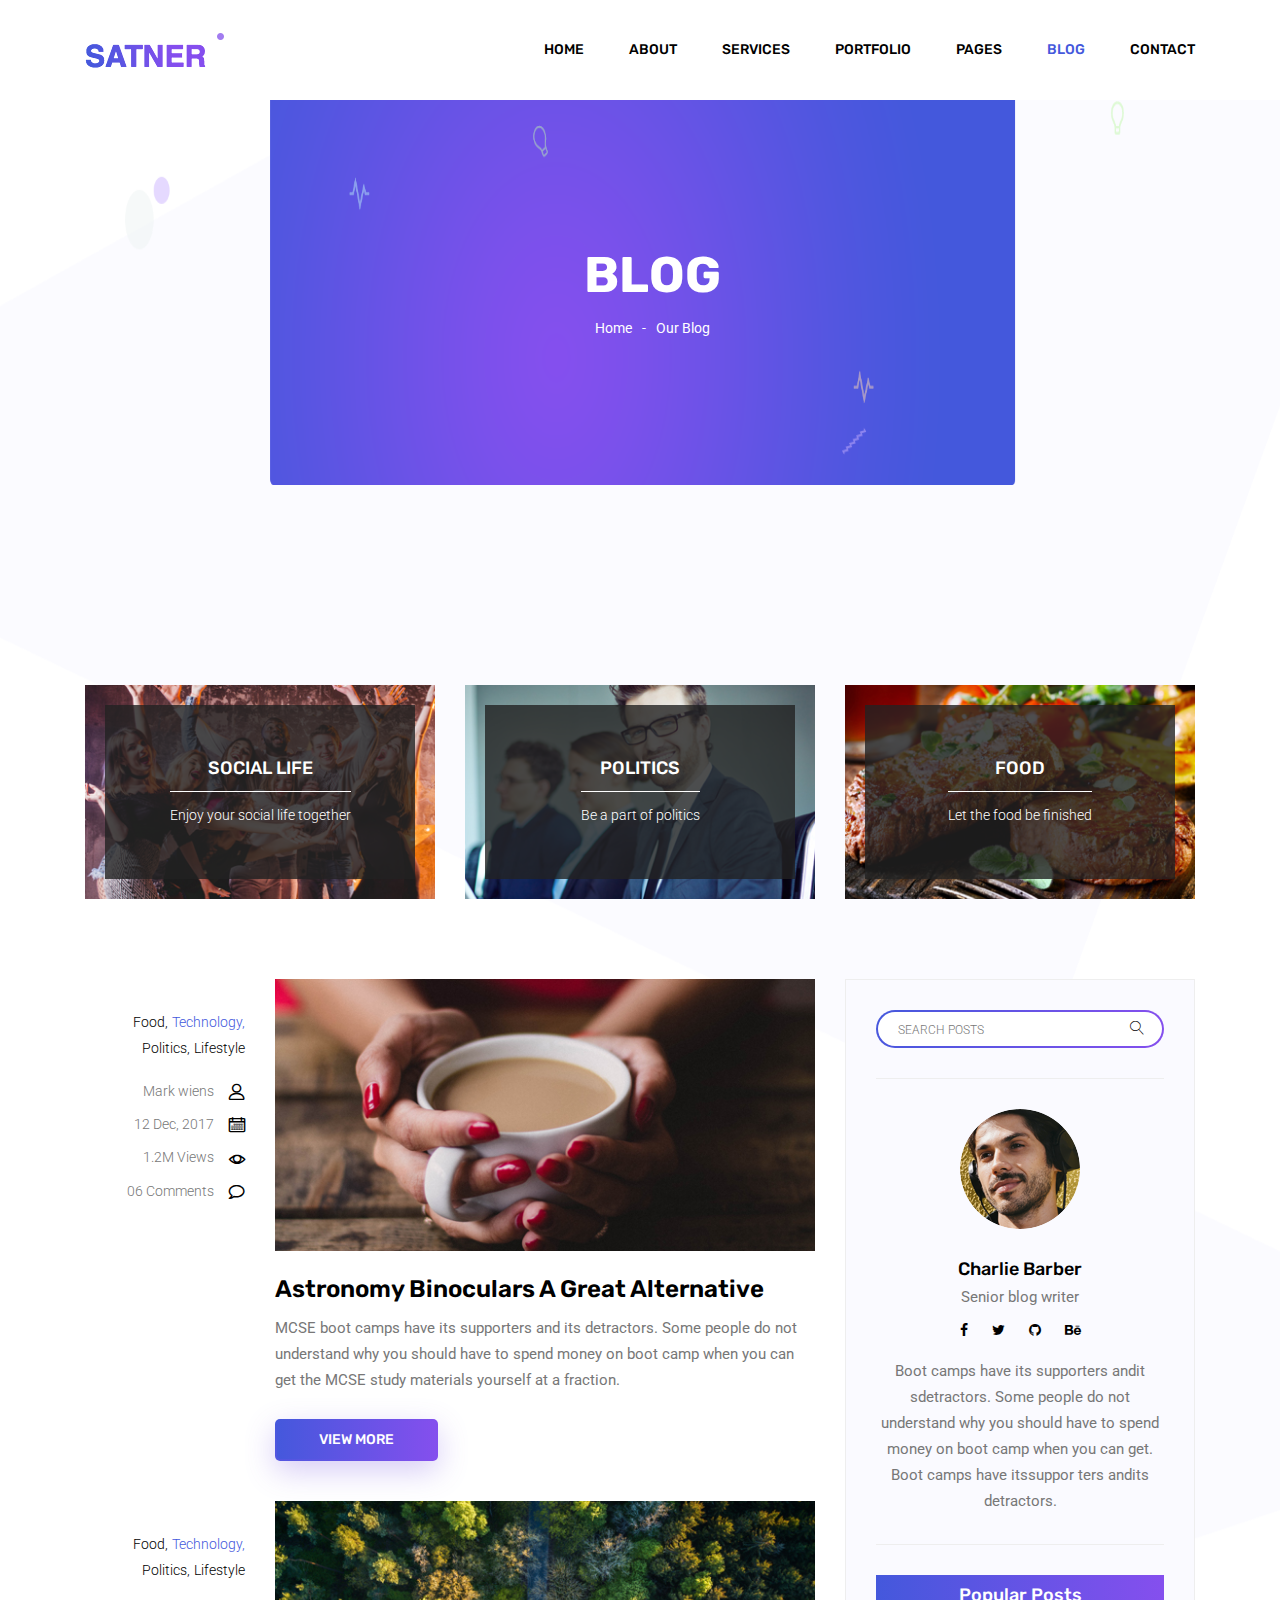
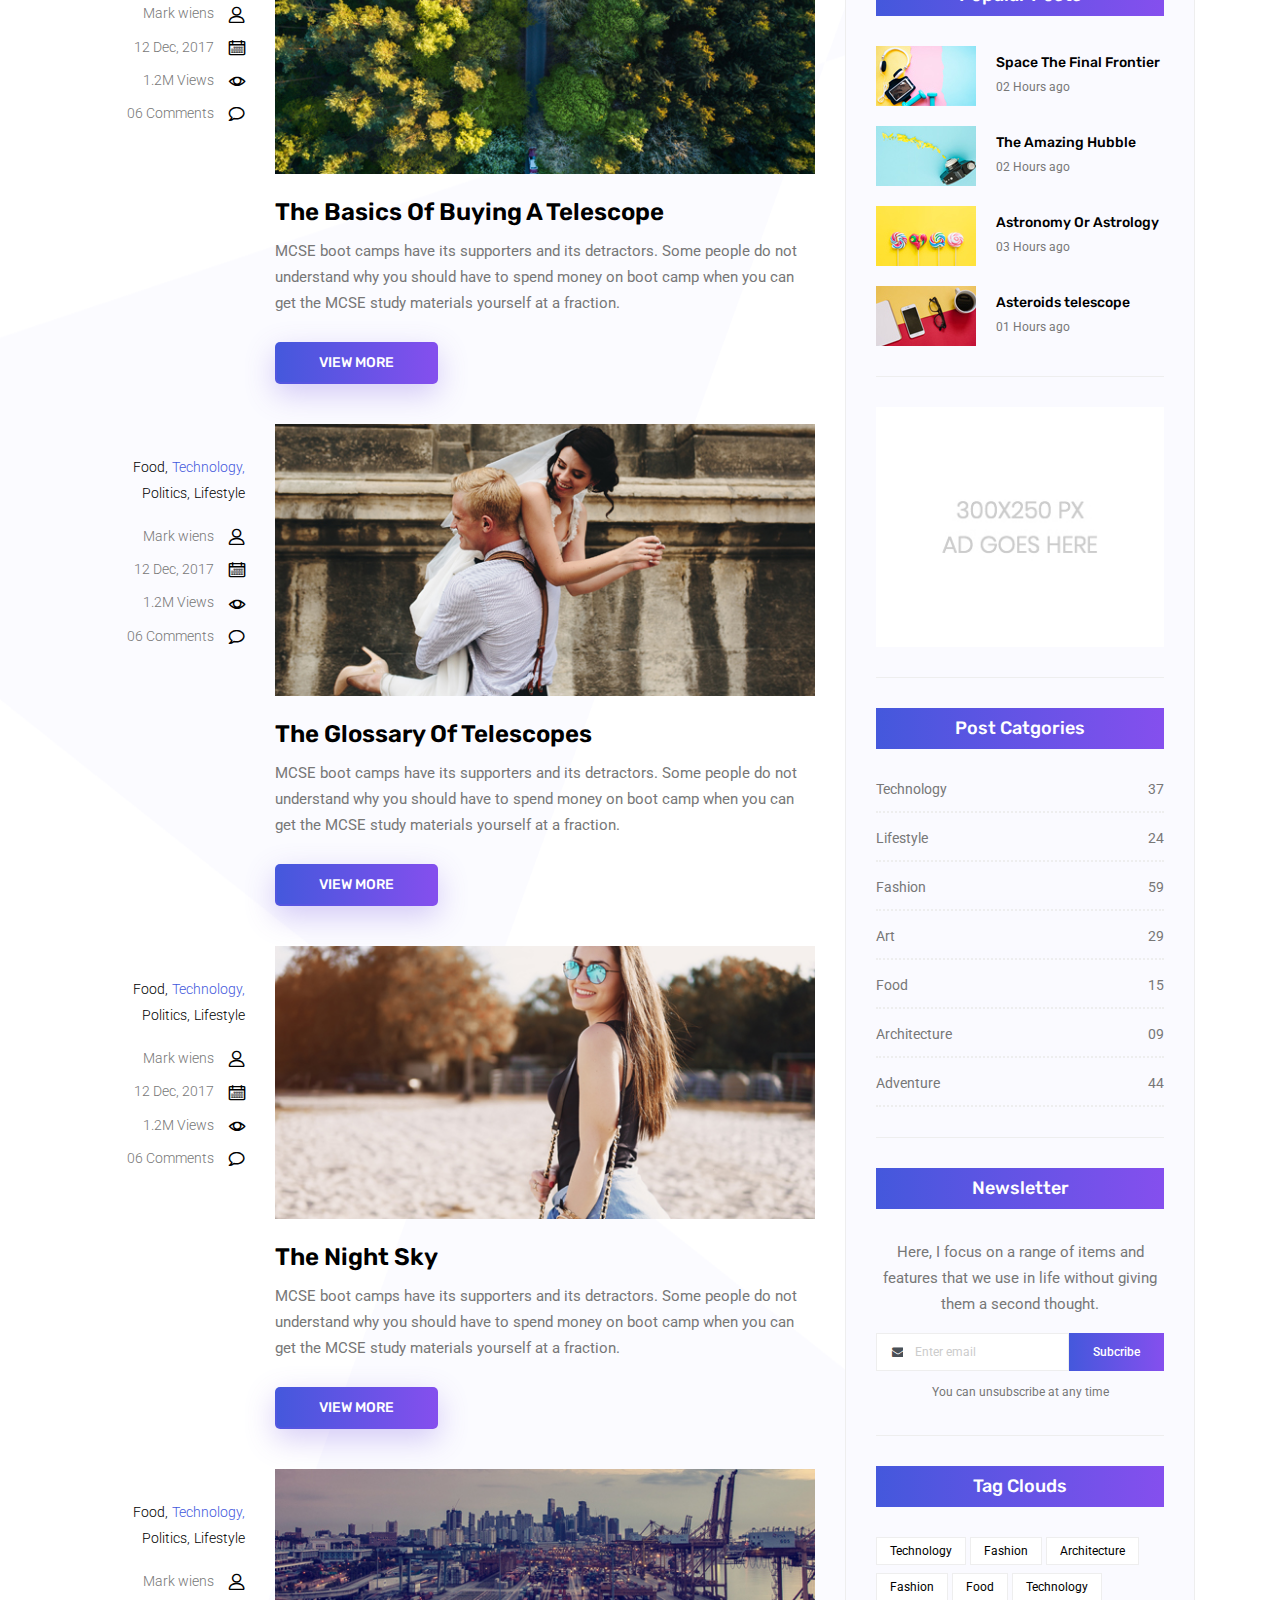
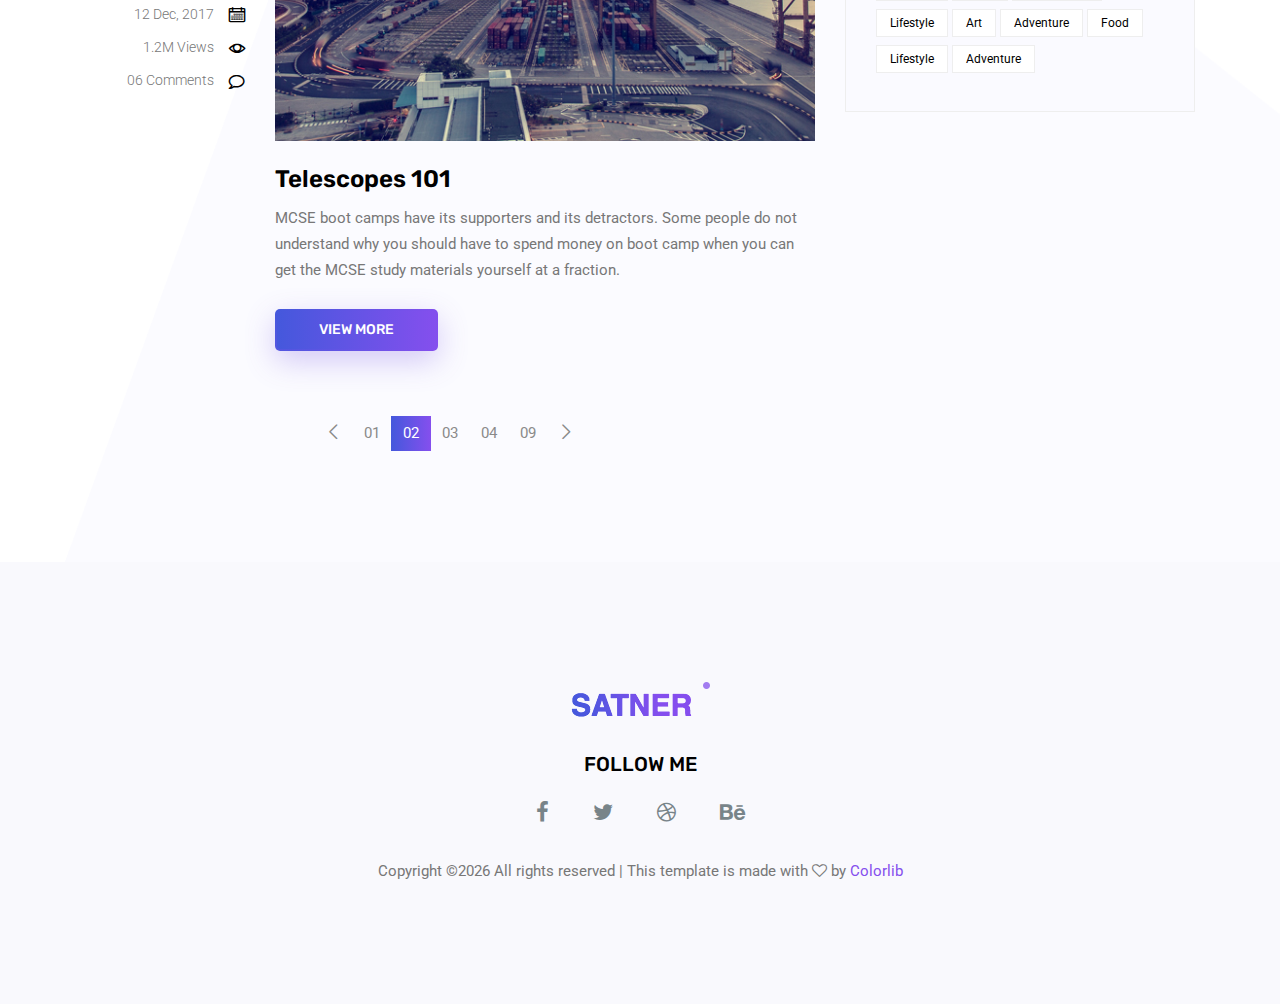
<file: thomaslouis/blog.html>
<!doctype html>
<html lang="en">

<head>
	<!-- Required meta tags -->
	<meta charset="utf-8">
	<meta name="viewport" content="width=device-width, initial-scale=1, shrink-to-fit=no">
	<link rel="icon" href="img/favicon.png" type="image/png">
	<title>Blog</title>
	<!-- Bootstrap CSS -->
	<link rel="stylesheet" href="css/bootstrap.css">
	<link rel="stylesheet" href="vendors/linericon/style.css">
	<link rel="stylesheet" href="css/font-awesome.min.css">
	<link rel="stylesheet" href="vendors/owl-carousel/owl.carousel.min.css">
	<link rel="stylesheet" href="css/magnific-popup.css">
	<link rel="stylesheet" href="vendors/nice-select/css/nice-select.css">
	<!-- main css -->
	<link rel="stylesheet" href="css/style.css">
</head>

<body class="blog_version">

	<!--================ Start Header Area =================-->
	<header class="header_area">
		<div class="main_menu">
			<nav class="navbar navbar-expand-lg navbar-light">
				<div class="container">
					<!-- Brand and toggle get grouped for better mobile display -->
					<a class="navbar-brand logo_h" href="index.html"><img src="img/logo.png" alt=""></a>
					<button class="navbar-toggler" type="button" data-toggle="collapse" data-target="#navbarSupportedContent"
					 aria-controls="navbarSupportedContent" aria-expanded="false" aria-label="Toggle navigation">
						<span class="icon-bar"></span>
						<span class="icon-bar"></span>
						<span class="icon-bar"></span>
					</button>
					<!-- Collect the nav links, forms, and other content for toggling -->
					<div class="collapse navbar-collapse offset" id="navbarSupportedContent">
						<ul class="nav navbar-nav menu_nav justify-content-end">
							<li class="nav-item"><a class="nav-link" href="index.html">Home</a></li>
							<li class="nav-item"><a class="nav-link" href="about.html">About</a></li>
							<li class="nav-item"><a class="nav-link" href="services.html">Services</a></li>
							<li class="nav-item"><a class="nav-link" href="portfolio.html">Portfolio</a></li>
							<li class="nav-item submenu dropdown">
								<a href="#" class="nav-link dropdown-toggle" data-toggle="dropdown" role="button" aria-haspopup="true"
								 aria-expanded="false">Pages</a>
								<ul class="dropdown-menu">
                                    <li class="nav-item"><a class="nav-link" href="elements.html">Elements</a></li>
                                    <li class="nav-item"><a class="nav-link" href="portfolio-details.html">Portfolio Details</a></li>
								</ul>
							</li>
							<li class="nav-item submenu dropdown active">
								<a href="#" class="nav-link dropdown-toggle" data-toggle="dropdown" role="button" aria-haspopup="true"
								 aria-expanded="false">Blog</a>
								<ul class="dropdown-menu">
									<li class="nav-item"><a class="nav-link" href="blog.html">Blog</a></li>
									<li class="nav-item"><a class="nav-link" href="single-blog.html">Blog Details</a></li>
								</ul>
							</li>
							<li class="nav-item"><a class="nav-link" href="contact.html">Contact</a></li>
						</ul>
					</div>
				</div>
			</nav>
		</div>
	</header>
	<!--================ End Header Area =================-->

    <!--================ Start Banner Area =================-->
    <section class="banner_area">
        <div class="banner_inner d-flex align-items-center">
            <div class="container">
                <div class="banner_content text-center">
                    <h2>Blog</h2>
                    <div class="page_link">
                        <a href="index.html">Home</a>
                        <a href="blog.html">Our Blog</a>
                    </div>
                </div>
            </div>
        </div>
    </section>
    <!--================ End Banner Area =================-->
        
    <!--================Blog Categorie Area =================-->
    <section class="blog_categorie_area section_gap_top">
        <div class="container">
            <div class="row">
                <div class="col-lg-4">
                    <div class="categories_post">
                        <img src="img/blog/cat-post/cat-post-3.jpg" alt="post">
                        <div class="categories_details">
                            <div class="categories_text">
                                <a href="single-blog.html"><h5>Social Life</h5></a>
                                <div class="border_line"></div>
                                <p>Enjoy your social life together</p>
                            </div>
                        </div>
                    </div>
                </div>
                <div class="col-lg-4">
                    <div class="categories_post">
                        <img src="img/blog/cat-post/cat-post-2.jpg" alt="post">
                        <div class="categories_details">
                            <div class="categories_text">
                                <a href="single-blog.html"><h5>Politics</h5></a>
                                <div class="border_line"></div>
                                <p>Be a part of politics</p>
                            </div>
                        </div>
                    </div>
                </div>
                <div class="col-lg-4">
                    <div class="categories_post">
                        <img src="img/blog/cat-post/cat-post-1.jpg" alt="post">
                        <div class="categories_details">
                            <div class="categories_text">
                                <a href="single-blog.html"><h5>Food</h5></a>
                                <div class="border_line"></div>
                                <p>Let the food be finished</p>
                            </div>
                        </div>
                    </div>
                </div>
            </div>
        </div>
    </section>
    <!--================Blog Categorie Area =================-->
    
    <!--================Blog Area =================-->
    <section class="blog_area">
        <div class="container">
            <div class="row">
                <div class="col-lg-8">
                    <div class="blog_left_sidebar">
                        <article class="row blog_item">
                            <div class="col-md-3">
                                <div class="blog_info text-right">
                                    <div class="post_tag">
                                        <a href="#">Food,</a>
                                        <a class="active" href="#">Technology,</a>
                                        <a href="#">Politics,</a>
                                        <a href="#">Lifestyle</a>
                                    </div>
                                    <ul class="blog_meta list">
                                        <li><a href="#">Mark wiens<i class="lnr lnr-user"></i></a></li>
                                        <li><a href="#">12 Dec, 2017<i class="lnr lnr-calendar-full"></i></a></li>
                                        <li><a href="#">1.2M Views<i class="lnr lnr-eye"></i></a></li>
                                        <li><a href="#">06 Comments<i class="lnr lnr-bubble"></i></a></li>
                                    </ul>
                                </div>
                            </div>
                            <div class="col-md-9">
                                <div class="blog_post">
                                    <img src="img/blog/main-blog/m-blog-1.jpg" alt="">
                                    <div class="blog_details">
                                        <a href="single-blog.html"><h2>Astronomy Binoculars A Great Alternative</h2></a>
                                        <p>MCSE boot camps have its supporters and its detractors. Some people do not understand why you should have to spend money on boot camp when you can get the MCSE study materials yourself at a fraction.</p>
                                        <a href="single-blog.html" class="primary_btn"><span>View More</span></a>
                                    </div>
                                </div>
                            </div>
                        </article>
                        <article class="row blog_item">
                            <div class="col-md-3">
                                <div class="blog_info text-right">
                                    <div class="post_tag">
                                        <a href="#">Food,</a>
                                        <a class="active" href="#">Technology,</a>
                                        <a href="#">Politics,</a>
                                        <a href="#">Lifestyle</a>
                                    </div>
                                    <ul class="blog_meta list">
                                        <li><a href="#">Mark wiens<i class="lnr lnr-user"></i></a></li>
                                        <li><a href="#">12 Dec, 2017<i class="lnr lnr-calendar-full"></i></a></li>
                                        <li><a href="#">1.2M Views<i class="lnr lnr-eye"></i></a></li>
                                        <li><a href="#">06 Comments<i class="lnr lnr-bubble"></i></a></li>
                                    </ul>
                                </div>
                            </div>
                            <div class="col-md-9">
                                <div class="blog_post">
                                    <img src="img/blog/main-blog/m-blog-2.jpg" alt="">
                                    <div class="blog_details">
                                        <a href="single-blog.html"><h2>The Basics Of Buying A Telescope</h2></a>
                                        <p>MCSE boot camps have its supporters and its detractors. Some people do not understand why you should have to spend money on boot camp when you can get the MCSE study materials yourself at a fraction.</p>
                                        <a href="single-blog.html" class="primary_btn"><span>View More</span></a>
                                    </div>
                                </div>
                            </div>
                        </article>
                        <article class="row blog_item">
                            <div class="col-md-3">
                                <div class="blog_info text-right">
                                    <div class="post_tag">
                                        <a href="#">Food,</a>
                                        <a class="active" href="#">Technology,</a>
                                        <a href="#">Politics,</a>
                                        <a href="#">Lifestyle</a>
                                    </div>
                                    <ul class="blog_meta list">
                                        <li><a href="#">Mark wiens<i class="lnr lnr-user"></i></a></li>
                                        <li><a href="#">12 Dec, 2017<i class="lnr lnr-calendar-full"></i></a></li>
                                        <li><a href="#">1.2M Views<i class="lnr lnr-eye"></i></a></li>
                                        <li><a href="#">06 Comments<i class="lnr lnr-bubble"></i></a></li>
                                    </ul>
                                </div>
                            </div>
                            <div class="col-md-9">
                                <div class="blog_post">
                                    <img src="img/blog/main-blog/m-blog-3.jpg" alt="">
                                    <div class="blog_details">
                                        <a href="single-blog.html"><h2>The Glossary Of Telescopes</h2></a>
                                        <p>MCSE boot camps have its supporters and its detractors. Some people do not understand why you should have to spend money on boot camp when you can get the MCSE study materials yourself at a fraction.</p>
                                        <a href="single-blog.html" class="primary_btn"><span>View More</span></a>
                                    </div>
                                </div>
                            </div>
                        </article>
                        <article class="row blog_item">
                            <div class="col-md-3">
                                <div class="blog_info text-right">
                                    <div class="post_tag">
                                        <a href="#">Food,</a>
                                        <a class="active" href="#">Technology,</a>
                                        <a href="#">Politics,</a>
                                        <a href="#">Lifestyle</a>
                                    </div>
                                    <ul class="blog_meta list">
                                        <li><a href="#">Mark wiens<i class="lnr lnr-user"></i></a></li>
                                        <li><a href="#">12 Dec, 2017<i class="lnr lnr-calendar-full"></i></a></li>
                                        <li><a href="#">1.2M Views<i class="lnr lnr-eye"></i></a></li>
                                        <li><a href="#">06 Comments<i class="lnr lnr-bubble"></i></a></li>
                                    </ul>
                                </div>
                            </div>
                            <div class="col-md-9">
                                <div class="blog_post">
                                    <img src="img/blog/main-blog/m-blog-4.jpg" alt="">
                                    <div class="blog_details">
                                        <a href="single-blog.html"><h2>The Night Sky</h2></a>
                                        <p>MCSE boot camps have its supporters and its detractors. Some people do not understand why you should have to spend money on boot camp when you can get the MCSE study materials yourself at a fraction.</p>
                                        <a href="single-blog.html" class="primary_btn"><span>View More</span></a>
                                    </div>
                                </div>
                            </div>
                        </article>
                        <article class="row blog_item">
                            <div class="col-md-3">
                                <div class="blog_info text-right">
                                    <div class="post_tag">
                                        <a href="#">Food,</a>
                                        <a class="active" href="#">Technology,</a>
                                        <a href="#">Politics,</a>
                                        <a href="#">Lifestyle</a>
                                    </div>
                                    <ul class="blog_meta list">
                                        <li><a href="#">Mark wiens<i class="lnr lnr-user"></i></a></li>
                                        <li><a href="#">12 Dec, 2017<i class="lnr lnr-calendar-full"></i></a></li>
                                        <li><a href="#">1.2M Views<i class="lnr lnr-eye"></i></a></li>
                                        <li><a href="#">06 Comments<i class="lnr lnr-bubble"></i></a></li>
                                    </ul>
                                </div>
                            </div>
                            <div class="col-md-9">
                                <div class="blog_post">
                                    <img src="img/blog/main-blog/m-blog-5.jpg" alt="">
                                    <div class="blog_details">
                                        <a href="single-blog.html"><h2>Telescopes 101</h2></a>
                                        <p>MCSE boot camps have its supporters and its detractors. Some people do not understand why you should have to spend money on boot camp when you can get the MCSE study materials yourself at a fraction.</p>
                                        <a href="single-blog.html" class="primary_btn"><span>View More</span></a>
                                    </div>
                                </div>
                            </div>
                        </article>
                        <nav class="blog-pagination justify-content-center d-flex">
                            <ul class="pagination">
                                <li class="page-item">
                                    <a href="#" class="page-link" aria-label="Previous">
                                        <span aria-hidden="true">
                                            <span class="lnr lnr-chevron-left"></span>
                                        </span>
                                    </a>
                                </li>
                                <li class="page-item"><a href="#" class="page-link">01</a></li>
                                <li class="page-item active"><a href="#" class="page-link">02</a></li>
                                <li class="page-item"><a href="#" class="page-link">03</a></li>
                                <li class="page-item"><a href="#" class="page-link">04</a></li>
                                <li class="page-item"><a href="#" class="page-link">09</a></li>
                                <li class="page-item">
                                    <a href="#" class="page-link" aria-label="Next">
                                        <span aria-hidden="true">
                                            <span class="lnr lnr-chevron-right"></span>
                                        </span>
                                    </a>
                                </li>
                            </ul>
                        </nav>
                    </div>
                </div>
                <div class="col-lg-4">
                    <div class="blog_right_sidebar">
                        <aside class="single_sidebar_widget search_widget">
                            <div class="input-group">
                                <input type="text" class="form-control" placeholder="Search Posts">
                                <span class="input-group-btn">
                                    <button class="btn btn-default" type="button"><i class="lnr lnr-magnifier"></i></button>
                                </span>
                            </div><!-- /input-group -->
                            <div class="br"></div>
                        </aside>
                        <aside class="single_sidebar_widget author_widget">
                            <img class="author_img rounded-circle" src="img/blog/author.png" alt="">
                            <h4>Charlie Barber</h4>
                            <p>Senior blog writer</p>
                            <div class="social_icon">
                                <a href="#"><i class="fa fa-facebook"></i></a>
                                <a href="#"><i class="fa fa-twitter"></i></a>
                                <a href="#"><i class="fa fa-github"></i></a>
                                <a href="#"><i class="fa fa-behance"></i></a>
                            </div>
                            <p>Boot camps have its supporters andit sdetractors. Some people do not understand why you should have to spend money on boot camp when you can get. Boot camps have itssuppor ters andits detractors.</p>
                            <div class="br"></div>
                        </aside>
                        <aside class="single_sidebar_widget popular_post_widget">
                            <h3 class="widget_title">Popular Posts</h3>
                            <div class="media post_item">
                                <img src="img/blog/popular-post/post1.jpg" alt="post">
                                <div class="media-body">
                                    <a href="single-blog.html"><h3>Space The Final Frontier</h3></a>
                                    <p>02 Hours ago</p>
                                </div>
                            </div>
                            <div class="media post_item">
                                <img src="img/blog/popular-post/post2.jpg" alt="post">
                                <div class="media-body">
                                    <a href="single-blog.html"><h3>The Amazing Hubble</h3></a>
                                    <p>02 Hours ago</p>
                                </div>
                            </div>
                            <div class="media post_item">
                                <img src="img/blog/popular-post/post3.jpg" alt="post">
                                <div class="media-body">
                                    <a href="single-blog.html"><h3>Astronomy Or Astrology</h3></a>
                                    <p>03 Hours ago</p>
                                </div>
                            </div>
                            <div class="media post_item">
                                <img src="img/blog/popular-post/post4.jpg" alt="post">
                                <div class="media-body">
                                    <a href="single-blog.html"><h3>Asteroids telescope</h3></a>
                                    <p>01 Hours ago</p>
                                </div>
                            </div>
                            <div class="br"></div>
                        </aside>
                        <aside class="single_sidebar_widget ads_widget">
                            <a href="#"><img class="img-fluid" src="img/blog/add.jpg" alt=""></a>
                            <div class="br"></div>
                        </aside>
                        <aside class="single_sidebar_widget post_category_widget">
                            <h4 class="widget_title">Post Catgories</h4>
                            <ul class="list cat-list">
                                <li>
                                    <a href="#" class="d-flex justify-content-between">
                                        <p>Technology</p>
                                        <p>37</p>
                                    </a>
                                </li>
                                <li>
                                    <a href="#" class="d-flex justify-content-between">
                                        <p>Lifestyle</p>
                                        <p>24</p>
                                    </a>
                                </li>
                                <li>
                                    <a href="#" class="d-flex justify-content-between">
                                        <p>Fashion</p>
                                        <p>59</p>
                                    </a>
                                </li>
                                <li>
                                    <a href="#" class="d-flex justify-content-between">
                                        <p>Art</p>
                                        <p>29</p>
                                    </a>
                                </li>
                                <li>
                                    <a href="#" class="d-flex justify-content-between">
                                        <p>Food</p>
                                        <p>15</p>
                                    </a>
                                </li>
                                <li>
                                    <a href="#" class="d-flex justify-content-between">
                                        <p>Architecture</p>
                                        <p>09</p>
                                    </a>
                                </li>
                                <li>
                                    <a href="#" class="d-flex justify-content-between">
                                        <p>Adventure</p>
                                        <p>44</p>
                                    </a>
                                </li>															
                            </ul>
                            <div class="br"></div>
                        </aside>
                        <aside class="single-sidebar-widget newsletter_widget">
                            <h4 class="widget_title">Newsletter</h4>
                            <p>
                            Here, I focus on a range of items and features that we use in life without
                            giving them a second thought.
                            </p>
                            <div class="form-group d-flex flex-row">
                                <div class="input-group">
                                    <div class="input-group-prepend">
                                        <div class="input-group-text"><i class="fa fa-envelope" aria-hidden="true"></i></div>
                                    </div>
                                    <input type="text" class="form-control" id="inlineFormInputGroup" placeholder="Enter email" onfocus="this.placeholder = ''" onblur="this.placeholder = 'Enter email'">
                                </div>
                                <a href="#" class="bbtns">Subcribe</a>
                            </div>	
                            <p class="text-bottom">You can unsubscribe at any time</p>	
                            <div class="br"></div>							
                        </aside>
                        <aside class="single-sidebar-widget tag_cloud_widget">
                            <h4 class="widget_title">Tag Clouds</h4>
                            <ul class="list">
                                <li><a href="#">Technology</a></li>
                                <li><a href="#">Fashion</a></li>
                                <li><a href="#">Architecture</a></li>
                                <li><a href="#">Fashion</a></li>
                                <li><a href="#">Food</a></li>
                                <li><a href="#">Technology</a></li>
                                <li><a href="#">Lifestyle</a></li>
                                <li><a href="#">Art</a></li>
                                <li><a href="#">Adventure</a></li>
                                <li><a href="#">Food</a></li>
                                <li><a href="#">Lifestyle</a></li>
                                <li><a href="#">Adventure</a></li>
                            </ul>
                        </aside>
                    </div>
                </div>
            </div>
        </div>
    </section>
    <!--================Blog Area =================-->
    
    <!--================Footer Area =================-->
	<footer class="footer_area">
        <div class="container">
            <div class="row justify-content-center">
                <div class="col-lg-12">
                    <div class="footer_top flex-column">
                        <div class="footer_logo">
                            <a href="#">
                                <img src="img/logo.png" alt="">
                            </a>
                            <h4>Follow Me</h4>
                        </div>
                        <div class="footer_social">
                            <a href="#"><i class="fa fa-facebook"></i></a>
                            <a href="#"><i class="fa fa-twitter"></i></a>
                            <a href="#"><i class="fa fa-dribbble"></i></a>
                            <a href="#"><i class="fa fa-behance"></i></a>
                        </div>
                    </div>
                </div>
            </div>
            <div class="row footer_bottom justify-content-center">
                <p class="col-lg-8 col-sm-12 footer-text">
                    <!-- Link back to Colorlib can't be removed. Template is licensed under CC BY 3.0. -->
Copyright &copy;<script>document.write(new Date().getFullYear());</script> All rights reserved | This template is made with <i class="fa fa-heart-o" aria-hidden="true"></i> by <a href="https://colorlib.com" target="_blank">Colorlib</a>
<!-- Link back to Colorlib can't be removed. Template is licensed under CC BY 3.0. --></p>
            </div>
        </div>
    </footer>
    <!--================End Footer Area =================-->
   
    <!-- Optional JavaScript -->
    <!-- jQuery first, then Popper.js, then Bootstrap JS -->
    <script src="js/jquery-3.2.1.min.js"></script>
    <script src="js/popper.js"></script>
    <script src="js/bootstrap.min.js"></script>
    <script src="js/stellar.js"></script>
    <script src="vendors/lightbox/simpleLightbox.min.js"></script>
    <script src="vendors/nice-select/js/jquery.nice-select.min.js"></script>
    <script src="vendors/isotope/imagesloaded.pkgd.min.js"></script>
    <script src="vendors/isotope/isotope-min.js"></script>
    <script src="vendors/owl-carousel/owl.carousel.min.js"></script>
    <script src="js/jquery.ajaxchimp.min.js"></script>
    <script src="js/mail-script.js"></script>
    <script src="js/theme.js"></script>
</body>
</html>
</file>
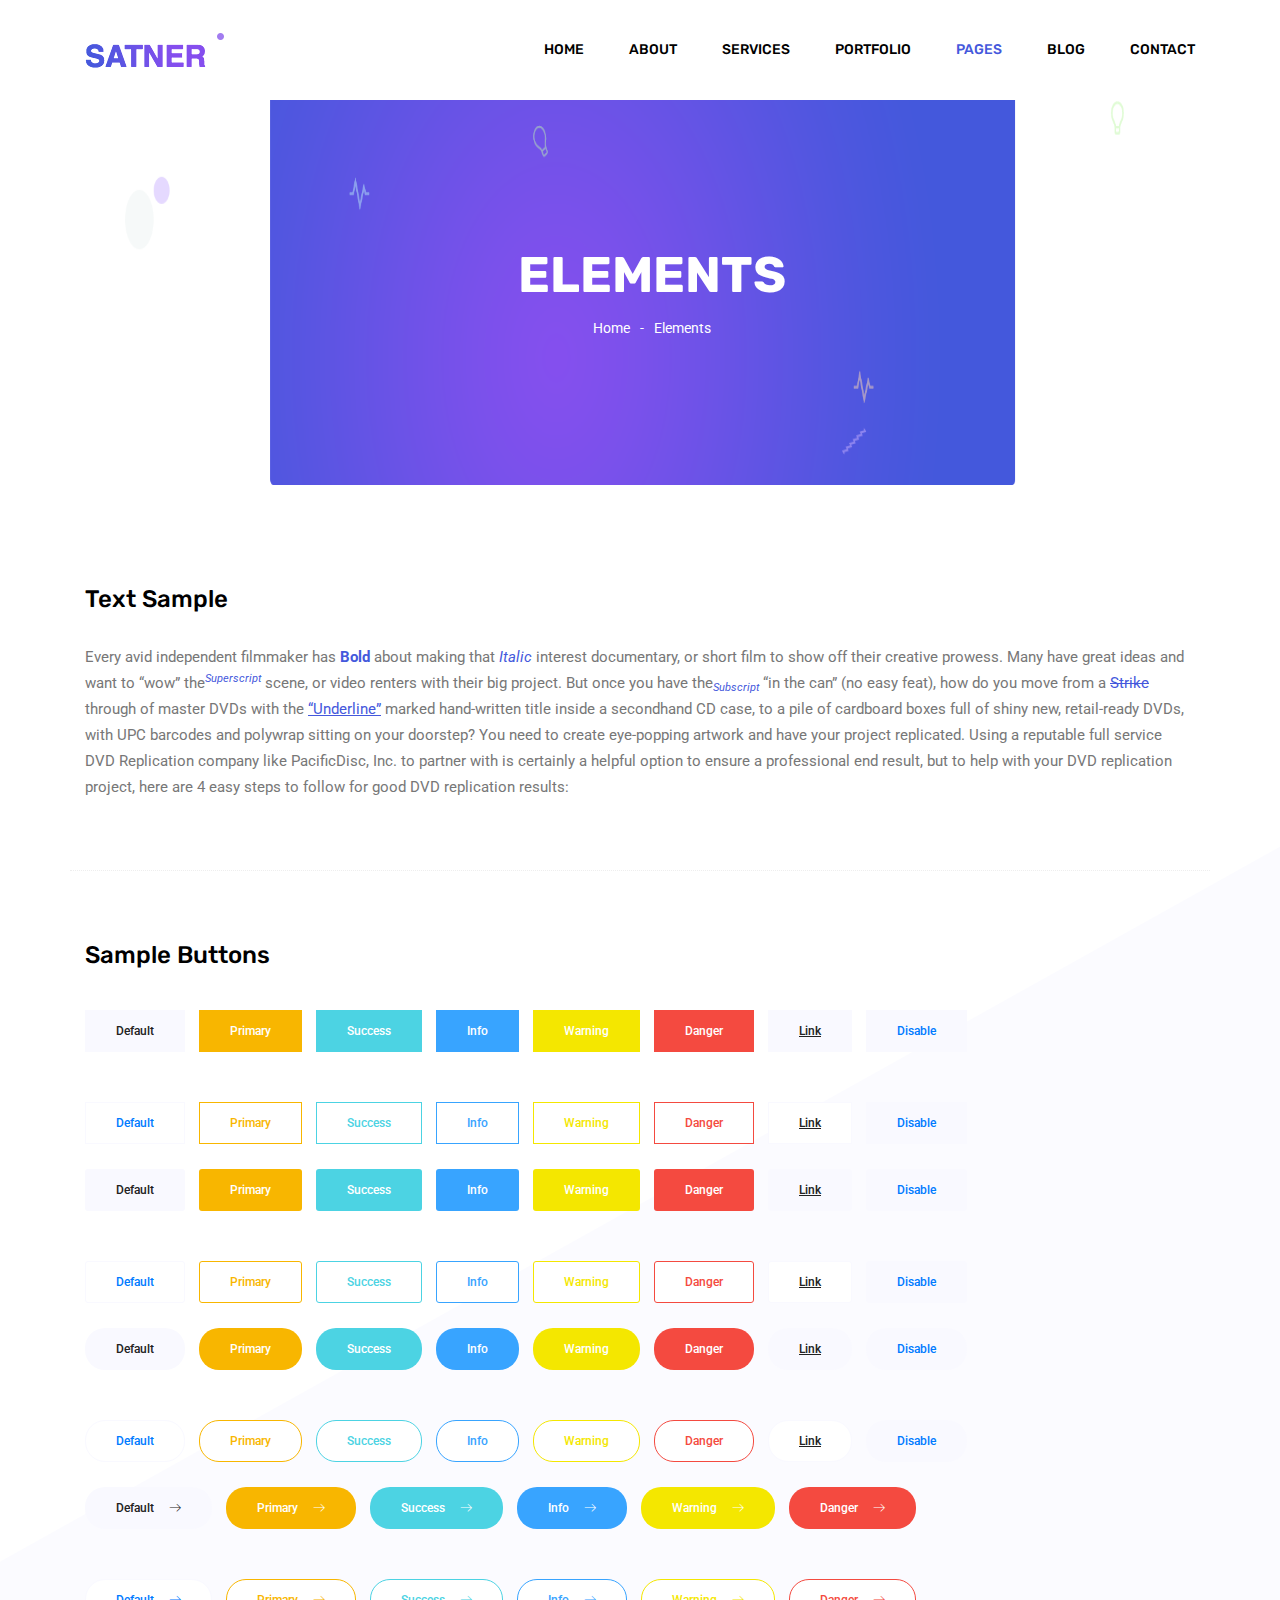
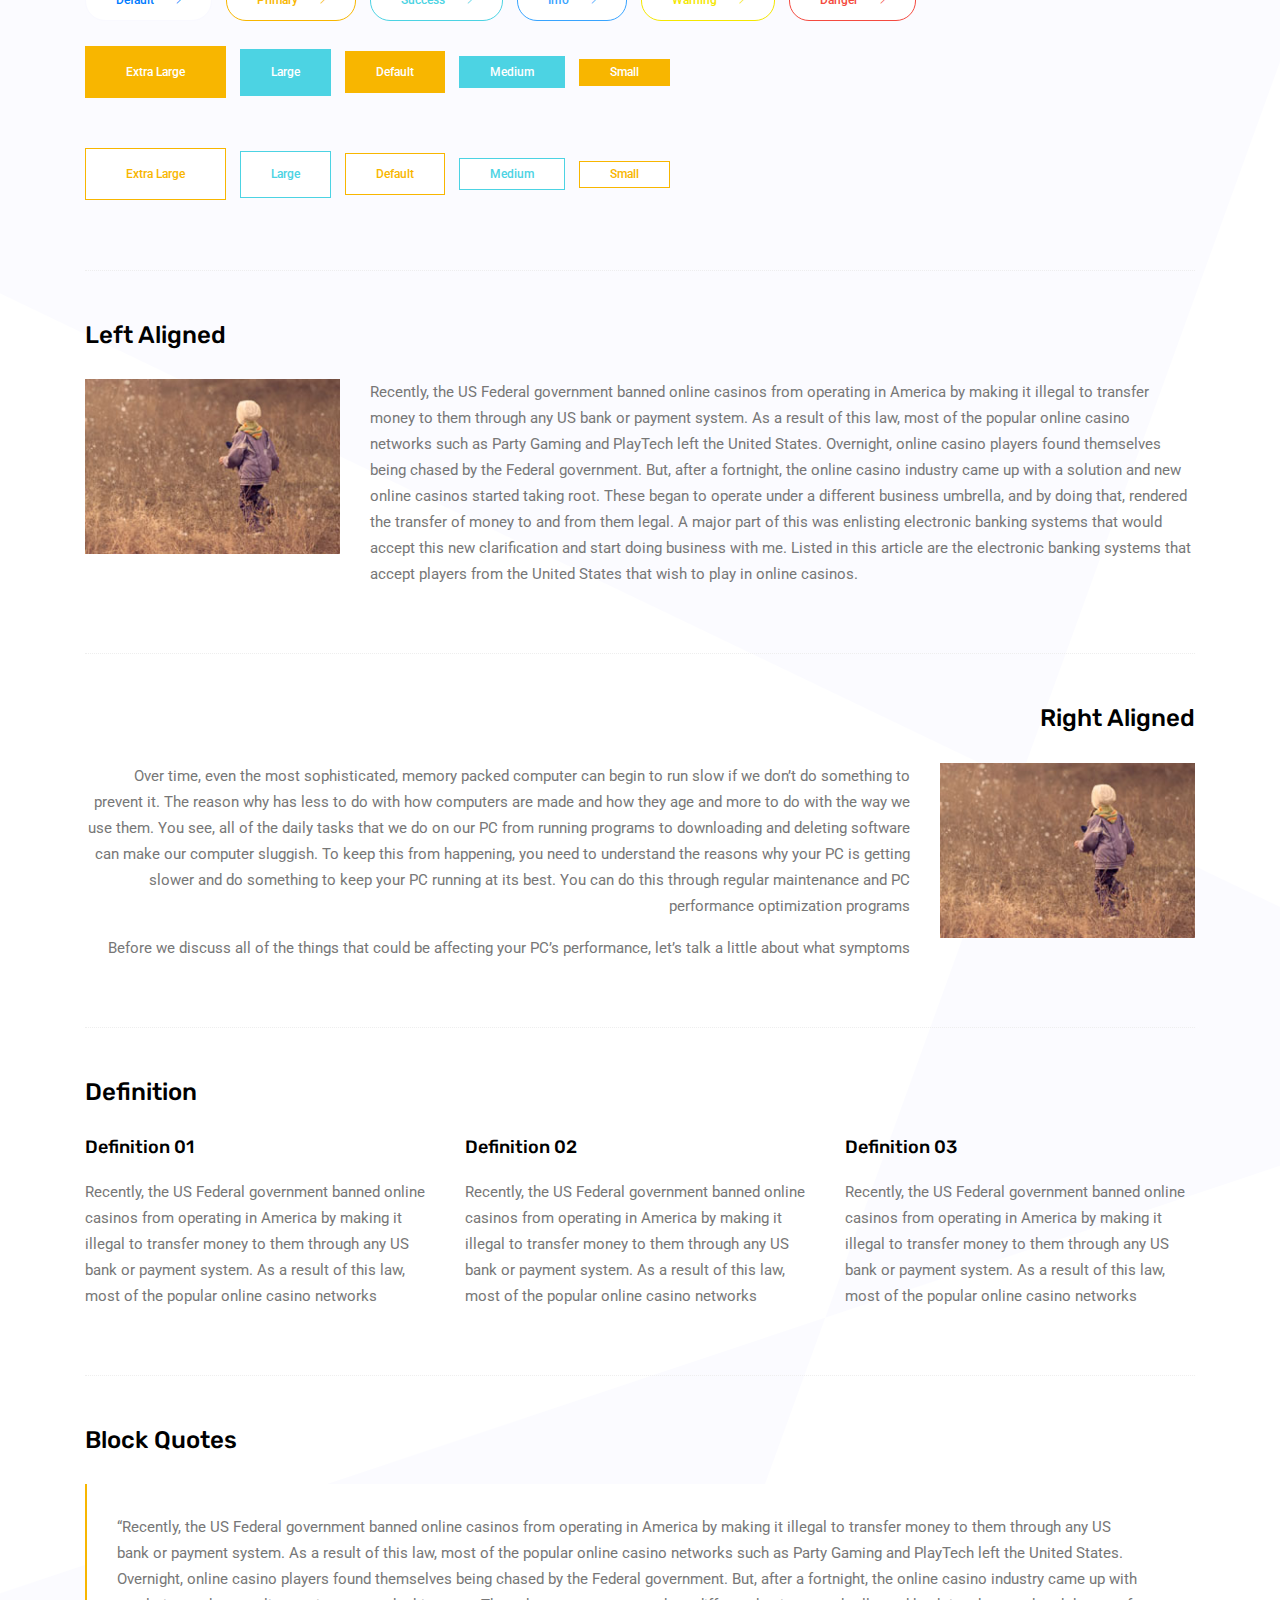
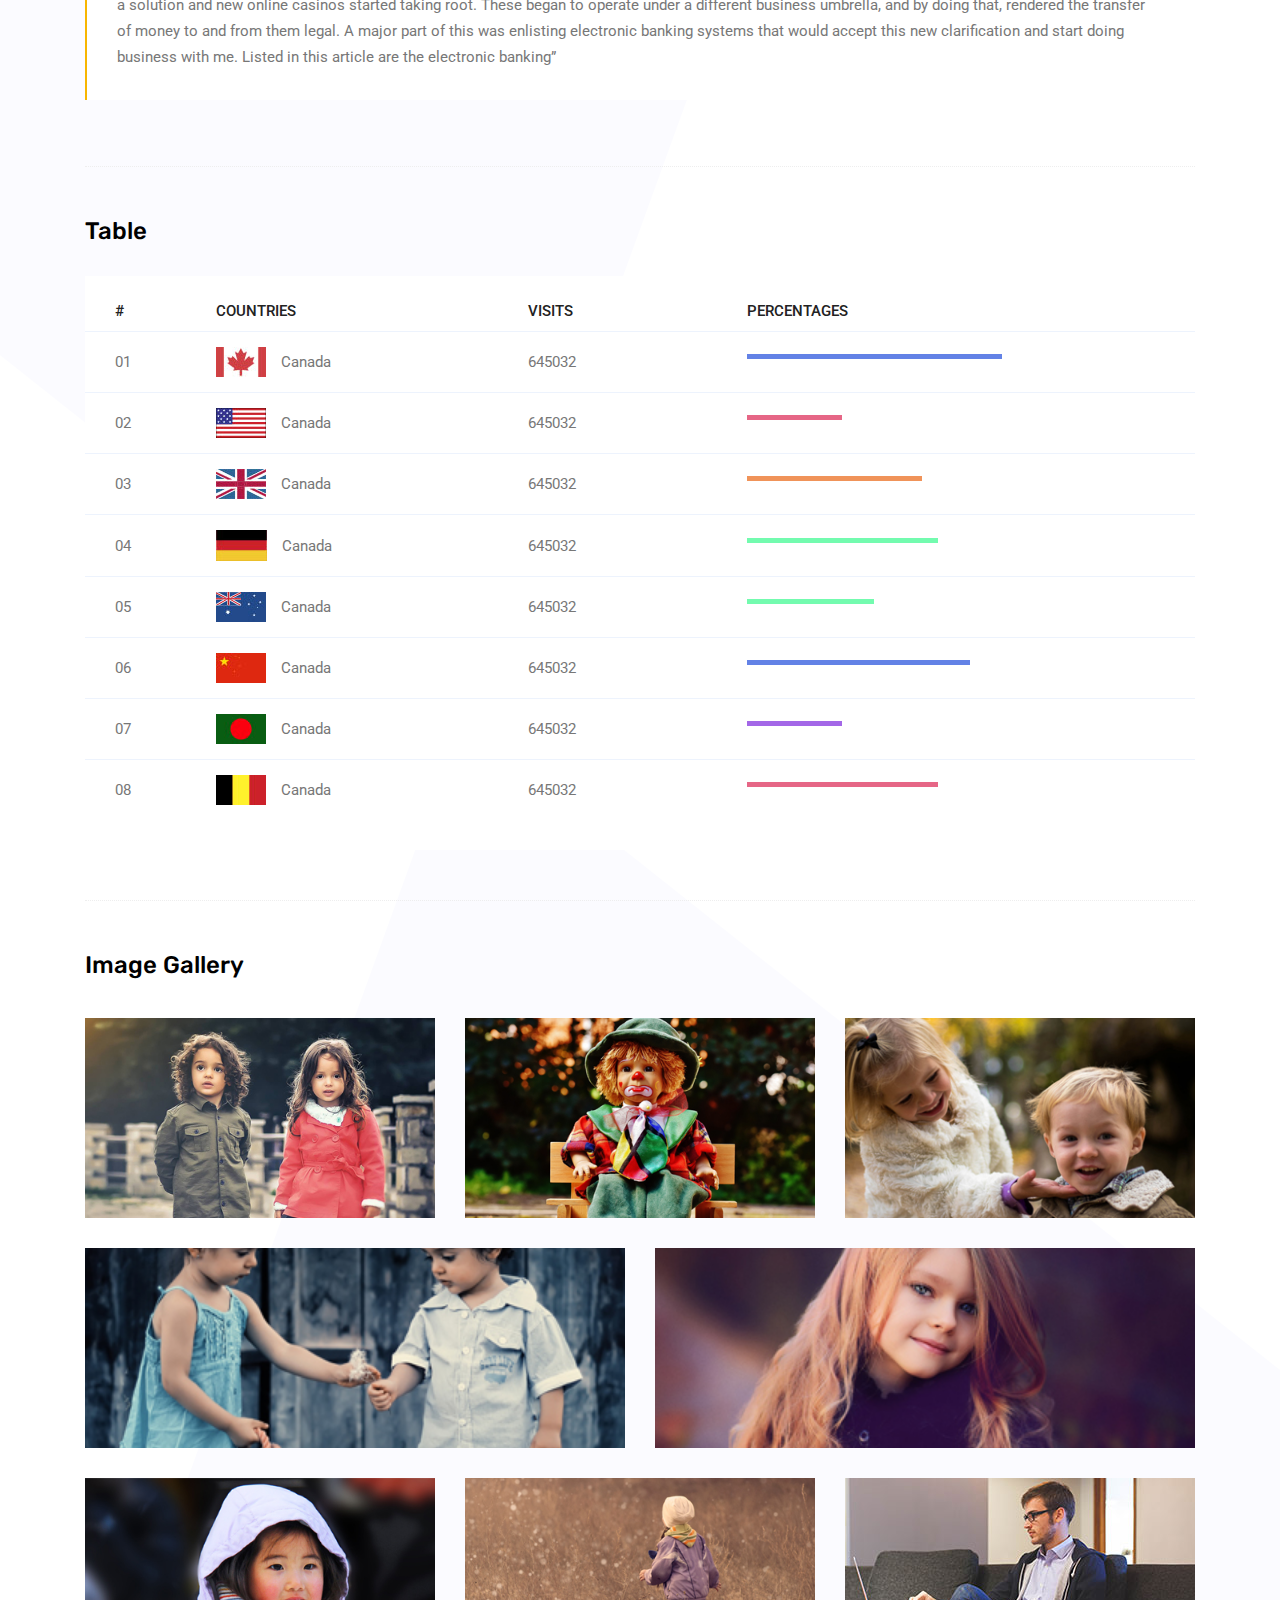
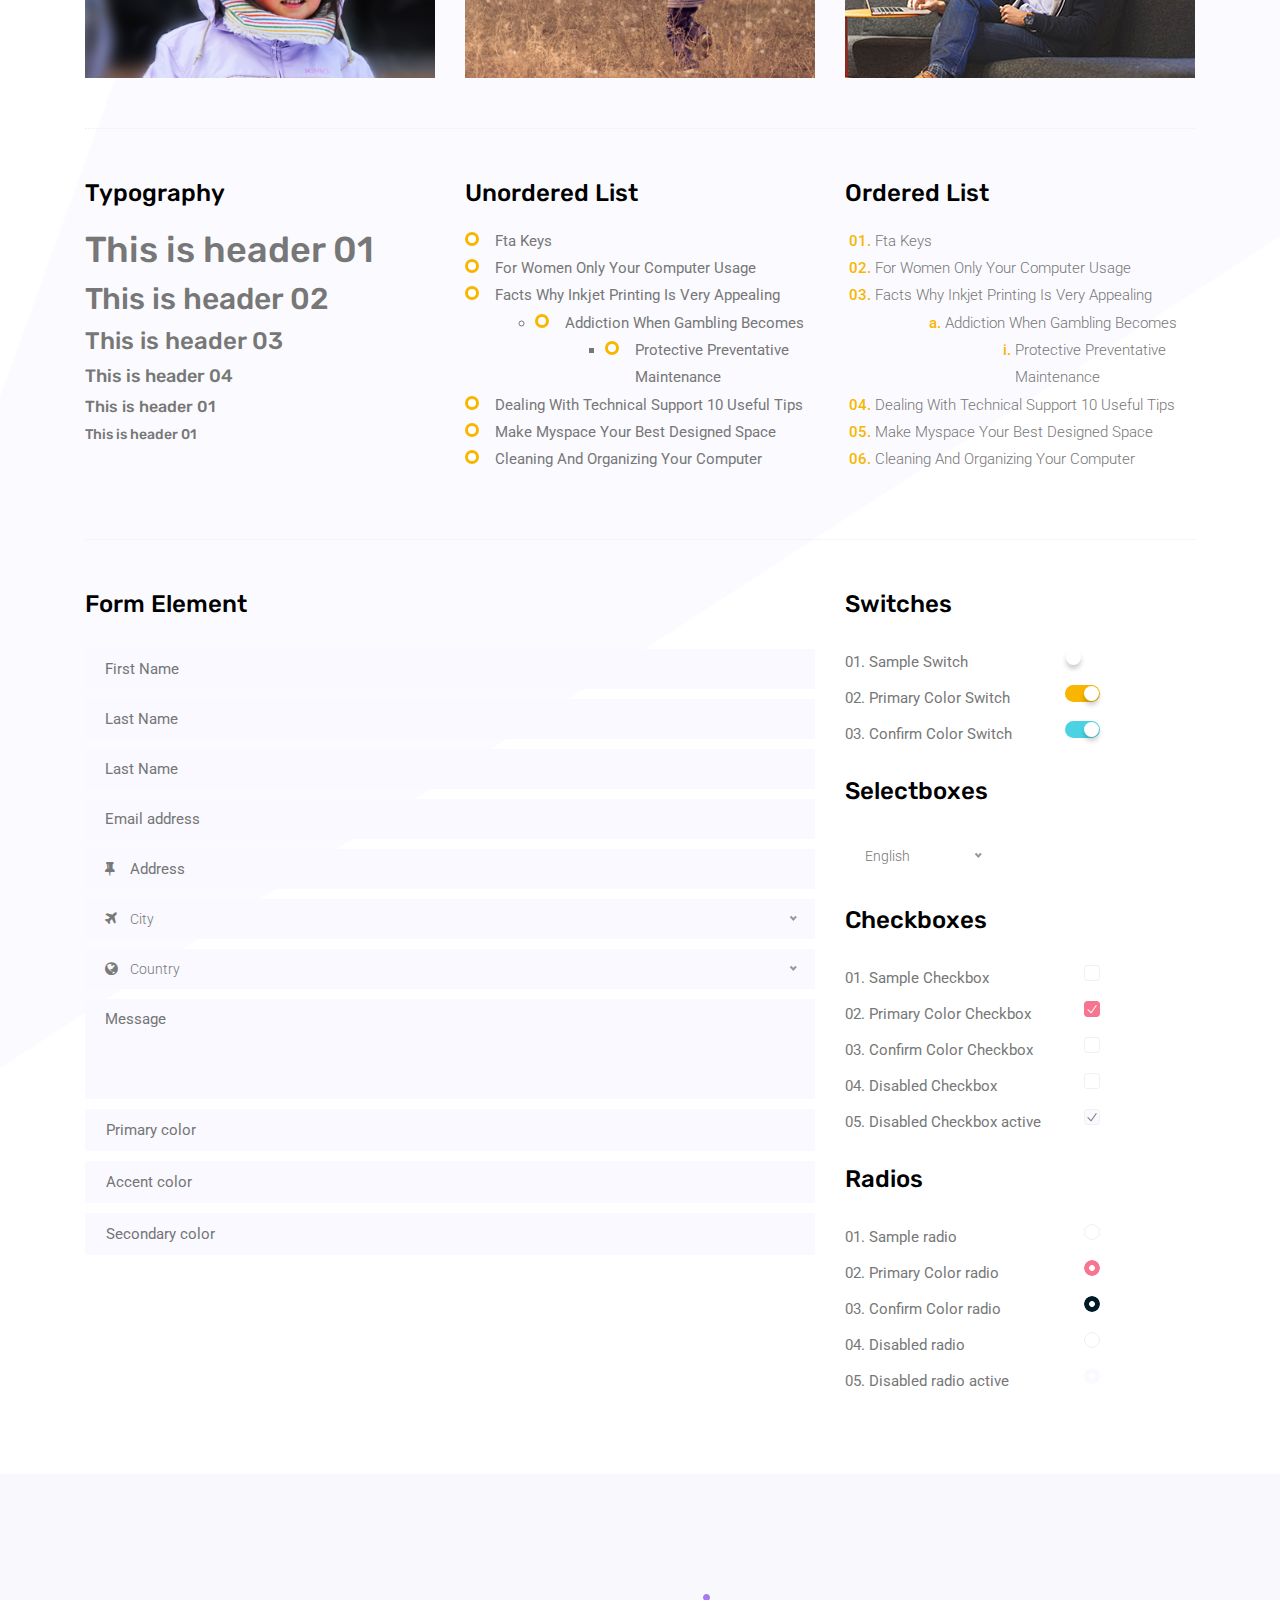
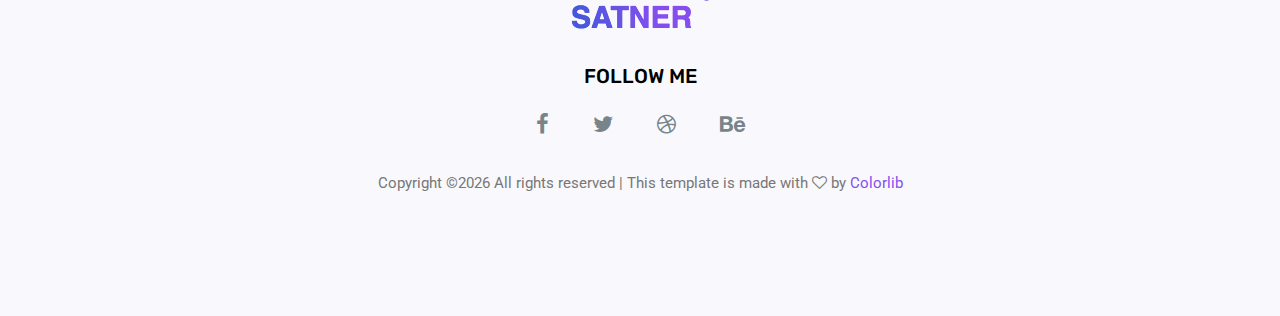
<file: thomaslouis/elements.html>
<!doctype html>
<html lang="en">

<head>
	<!-- Required meta tags -->
	<meta charset="utf-8">
	<meta name="viewport" content="width=device-width, initial-scale=1, shrink-to-fit=no">
	<link rel="icon" href="img/favicon.png" type="image/png">
	<title>Elements</title>
	<!-- Bootstrap CSS -->
	<link rel="stylesheet" href="css/bootstrap.css">
	<link rel="stylesheet" href="vendors/linericon/style.css">
	<link rel="stylesheet" href="css/font-awesome.min.css">
	<link rel="stylesheet" href="vendors/owl-carousel/owl.carousel.min.css">
	<link rel="stylesheet" href="css/magnific-popup.css">
	<link rel="stylesheet" href="vendors/nice-select/css/nice-select.css">
	<!-- main css -->
	<link rel="stylesheet" href="css/style.css">
</head>

<body class="blog_version">

	<!--================ Start Header Area =================-->
	<header class="header_area">
		<div class="main_menu">
			<nav class="navbar navbar-expand-lg navbar-light">
				<div class="container">
					<!-- Brand and toggle get grouped for better mobile display -->
					<a class="navbar-brand logo_h" href="index.html"><img src="img/logo.png" alt=""></a>
					<button class="navbar-toggler" type="button" data-toggle="collapse" data-target="#navbarSupportedContent"
					 aria-controls="navbarSupportedContent" aria-expanded="false" aria-label="Toggle navigation">
						<span class="icon-bar"></span>
						<span class="icon-bar"></span>
						<span class="icon-bar"></span>
					</button>
					<!-- Collect the nav links, forms, and other content for toggling -->
					<div class="collapse navbar-collapse offset" id="navbarSupportedContent">
						<ul class="nav navbar-nav menu_nav justify-content-end">
							<li class="nav-item"><a class="nav-link" href="index.html">Home</a></li>
							<li class="nav-item"><a class="nav-link" href="about.html">About</a></li>
							<li class="nav-item"><a class="nav-link" href="services.html">Services</a></li>
							<li class="nav-item"><a class="nav-link" href="portfolio.html">Portfolio</a></li>
							<li class="nav-item submenu dropdown active">
								<a href="#" class="nav-link dropdown-toggle" data-toggle="dropdown" role="button" aria-haspopup="true"
								 aria-expanded="false">Pages</a>
								<ul class="dropdown-menu">
                                    <li class="nav-item"><a class="nav-link" href="elements.html">Elements</a></li>
                                    <li class="nav-item"><a class="nav-link" href="portfolio-details.html">Portfolio Details</a></li>
								</ul>
							</li>
							<li class="nav-item submenu dropdown">
								<a href="#" class="nav-link dropdown-toggle" data-toggle="dropdown" role="button" aria-haspopup="true"
								 aria-expanded="false">Blog</a>
								<ul class="dropdown-menu">
									<li class="nav-item"><a class="nav-link" href="blog.html">Blog</a></li>
									<li class="nav-item"><a class="nav-link" href="single-blog.html">Blog Details</a></li>
								</ul>
							</li>
							<li class="nav-item"><a class="nav-link" href="contact.html">Contact</a></li>
						</ul>
					</div>
				</div>
			</nav>
		</div>
	</header>
	<!--================ End Header Area =================-->

    <!--================ Start Banner Area =================-->
    <section class="banner_area">
        <div class="banner_inner d-flex align-items-center">
            <div class="container">
                <div class="banner_content text-center">
                    <h2>Elements</h2>
                    <div class="page_link">
                        <a href="index.html">Home</a>
                        <a href="elements.html">Elements</a>
                    </div>
                </div>
            </div>
        </div>
    </section>
    <!--================ End Banner Area =================-->
        
	<!-- Start Sample Area -->
	<section class="sample-text-area">
		<div class="container">
			<h3 class="text-heading title_color">Text Sample</h3>
			<p class="sample-text">
				Every avid independent filmmaker has <b>Bold</b> about making that <i>Italic</i> interest documentary, or short film to show off their creative prowess. Many have great ideas and want to “wow” the<sup>Superscript</sup> scene, or video renters with their big project.  But once you have the<sub>Subscript</sub> “in the can” (no easy feat), how do you move from a <del>Strike</del> through of master DVDs with the <u>“Underline”</u> marked hand-written title inside a secondhand CD case, to a pile of cardboard boxes full of shiny new, retail-ready DVDs, with UPC barcodes and polywrap sitting on your doorstep?  You need to create eye-popping artwork and have your project replicated. Using a reputable full service DVD Replication company like PacificDisc, Inc. to partner with is certainly a helpful option to ensure a professional end result, but to help with your DVD replication project, here are 4 easy steps to follow for good DVD replication results: 

			</p>
		</div>
	</section>
	<!-- End Sample Area -->

	<!-- Start Button -->
	<section class="button-area">
		<div class="container border-top-generic">
			<h3 class="text-heading title_color">Sample Buttons</h3>
			<div class="button-group-area">
				<a href="#" class="genric-btn default">Default</a>
				<a href="#" class="genric-btn primary">Primary</a>
				<a href="#" class="genric-btn success">Success</a>
				<a href="#" class="genric-btn info">Info</a>
				<a href="#" class="genric-btn warning">Warning</a>
				<a href="#" class="genric-btn danger">Danger</a>
				<a href="#" class="genric-btn link">Link</a>
				<a href="#" class="genric-btn disable">Disable</a>
			</div>
			<div class="button-group-area mt-10">
				<a href="#" class="genric-btn default-border">Default</a>
				<a href="#" class="genric-btn primary-border">Primary</a>
				<a href="#" class="genric-btn success-border">Success</a>
				<a href="#" class="genric-btn info-border">Info</a>
				<a href="#" class="genric-btn warning-border">Warning</a>
				<a href="#" class="genric-btn danger-border">Danger</a>
				<a href="#" class="genric-btn link-border">Link</a>
				<a href="#" class="genric-btn disable">Disable</a>
			</div>
			<div class="button-group-area mt-40">
				<a href="#" class="genric-btn default radius">Default</a>
				<a href="#" class="genric-btn primary radius">Primary</a>
				<a href="#" class="genric-btn success radius">Success</a>
				<a href="#" class="genric-btn info radius">Info</a>
				<a href="#" class="genric-btn warning radius">Warning</a>
				<a href="#" class="genric-btn danger radius">Danger</a>
				<a href="#" class="genric-btn link radius">Link</a>
				<a href="#" class="genric-btn disable radius">Disable</a>
			</div>
			<div class="button-group-area mt-10">
				<a href="#" class="genric-btn default-border radius">Default</a>
				<a href="#" class="genric-btn primary-border radius">Primary</a>
				<a href="#" class="genric-btn success-border radius">Success</a>
				<a href="#" class="genric-btn info-border radius">Info</a>
				<a href="#" class="genric-btn warning-border radius">Warning</a>
				<a href="#" class="genric-btn danger-border radius">Danger</a>
				<a href="#" class="genric-btn link-border radius">Link</a>
				<a href="#" class="genric-btn disable radius">Disable</a>
			</div>
			<div class="button-group-area mt-40">
				<a href="#" class="genric-btn default circle">Default</a>
				<a href="#" class="genric-btn primary circle">Primary</a>
				<a href="#" class="genric-btn success circle">Success</a>
				<a href="#" class="genric-btn info circle">Info</a>
				<a href="#" class="genric-btn warning circle">Warning</a>
				<a href="#" class="genric-btn danger circle">Danger</a>
				<a href="#" class="genric-btn link circle">Link</a>
				<a href="#" class="genric-btn disable circle">Disable</a>
			</div>
			<div class="button-group-area mt-10">
				<a href="#" class="genric-btn default-border circle">Default</a>
				<a href="#" class="genric-btn primary-border circle">Primary</a>
				<a href="#" class="genric-btn success-border circle">Success</a>
				<a href="#" class="genric-btn info-border circle">Info</a>
				<a href="#" class="genric-btn warning-border circle">Warning</a>
				<a href="#" class="genric-btn danger-border circle">Danger</a>
				<a href="#" class="genric-btn link-border circle">Link</a>
				<a href="#" class="genric-btn disable circle">Disable</a>
			</div>
			<div class="button-group-area mt-40">
				<a href="#" class="genric-btn default circle arrow">Default<span class="lnr lnr-arrow-right"></span></a>
				<a href="#" class="genric-btn primary circle arrow">Primary<span class="lnr lnr-arrow-right"></span></a>
				<a href="#" class="genric-btn success circle arrow">Success<span class="lnr lnr-arrow-right"></span></a>
				<a href="#" class="genric-btn info circle arrow">Info<span class="lnr lnr-arrow-right"></span></a>
				<a href="#" class="genric-btn warning circle arrow">Warning<span class="lnr lnr-arrow-right"></span></a>
				<a href="#" class="genric-btn danger circle arrow">Danger<span class="lnr lnr-arrow-right"></span></a>
			</div>
			<div class="button-group-area mt-10">
				<a href="#" class="genric-btn default-border circle arrow">Default<span class="lnr lnr-arrow-right"></span></a>
				<a href="#" class="genric-btn primary-border circle arrow">Primary<span class="lnr lnr-arrow-right"></span></a>
				<a href="#" class="genric-btn success-border circle arrow">Success<span class="lnr lnr-arrow-right"></span></a>
				<a href="#" class="genric-btn info-border circle arrow">Info<span class="lnr lnr-arrow-right"></span></a>
				<a href="#" class="genric-btn warning-border circle arrow">Warning<span class="lnr lnr-arrow-right"></span></a>
				<a href="#" class="genric-btn danger-border circle arrow">Danger<span class="lnr lnr-arrow-right"></span></a>
			</div>
			<div class="button-group-area mt-40">
				<a href="#" class="genric-btn primary e-large">Extra Large</a>
				<a href="#" class="genric-btn success large">Large</a>
				<a href="#" class="genric-btn primary">Default</a>
				<a href="#" class="genric-btn success medium">Medium</a>
				<a href="#" class="genric-btn primary small">Small</a>
			</div>
			<div class="button-group-area mt-10">
				<a href="#" class="genric-btn primary-border e-large">Extra Large</a>
				<a href="#" class="genric-btn success-border large">Large</a>
				<a href="#" class="genric-btn primary-border">Default</a>
				<a href="#" class="genric-btn success-border medium">Medium</a>
				<a href="#" class="genric-btn primary-border small">Small</a>
			</div>
		</div>
	</section>
	<!-- End Button -->
	
	<!-- Start Align Area -->
	<div class="whole-wrap">
		<div class="container">
			<div class="section-top-border">
				<h3 class="mb-30 title_color">Left Aligned</h3>
				<div class="row">
					<div class="col-md-3">
						<img src="img/elements/d.jpg" alt="" class="img-fluid">
					</div>
					<div class="col-md-9 mt-sm-20 left-align-p">
						<p>Recently, the US Federal government banned online casinos from operating in America by making it illegal to transfer money to them through any US bank or payment system. As a result of this law, most of the popular online casino networks such as Party Gaming and PlayTech left the United States. Overnight, online casino players found themselves being chased by the Federal government. But, after a fortnight, the online casino industry came up with a solution and new online casinos started taking root. These began to operate under a different business umbrella, and by doing that, rendered the transfer of money to and from them legal. A major part of this was enlisting electronic banking systems that would accept this new clarification and start doing business with me. Listed in this article are the electronic banking systems that accept players from the United States that wish to play in online casinos.</p>
					</div>
				</div>
			</div>
			<div class="section-top-border text-right">
				<h3 class="mb-30 title_color">Right Aligned</h3>
				<div class="row">
					<div class="col-md-9">
						<p class="text-right">Over time, even the most sophisticated, memory packed computer can begin to run slow if we don’t do something to prevent it. The reason why has less to do with how computers are made and how they age and more to do with the way we use them. You see, all of the daily tasks that we do on our PC from running programs to downloading and deleting software can make our computer sluggish. To keep this from happening, you need to understand the reasons why your PC is getting slower and do something to keep your PC running at its best. You can do this through regular maintenance and PC performance optimization programs</p>
						<p class="text-right">Before we discuss all of the things that could be affecting your PC’s performance, let’s talk a little about what symptoms</p>
					</div>
					<div class="col-md-3">
						<img src="img/elements/d.jpg" alt="" class="img-fluid">
					</div>
				</div>
			</div>
			<div class="section-top-border">
				<h3 class="mb-30 title_color">Definition</h3>
				<div class="row">
					<div class="col-md-4">
						<div class="single-defination">
							<h4 class="mb-20">Definition 01</h4>
							<p>Recently, the US Federal government banned online casinos from operating in America by making it illegal to transfer money to them through any US bank or payment system. As a result of this law, most of the popular online casino networks</p>
						</div>
					</div>
					<div class="col-md-4">
						<div class="single-defination">
							<h4 class="mb-20">Definition 02</h4>
							<p>Recently, the US Federal government banned online casinos from operating in America by making it illegal to transfer money to them through any US bank or payment system. As a result of this law, most of the popular online casino networks</p>
						</div>
					</div>
					<div class="col-md-4">
						<div class="single-defination">
							<h4 class="mb-20">Definition 03</h4>
							<p>Recently, the US Federal government banned online casinos from operating in America by making it illegal to transfer money to them through any US bank or payment system. As a result of this law, most of the popular online casino networks</p>
						</div>
					</div>
				</div>
			</div>
			<div class="section-top-border">
				<h3 class="mb-30 title_color">Block Quotes</h3>
				<div class="row">
					<div class="col-lg-12">
						<blockquote class="generic-blockquote">
							“Recently, the US Federal government banned online casinos from operating in America by making it illegal to transfer money to them through any US bank or payment system. As a result of this law, most of the popular online casino networks such as Party Gaming and PlayTech left the United States. Overnight, online casino players found themselves being chased by the Federal government. But, after a fortnight, the online casino industry came up with a solution and new online casinos started taking root. These began to operate under a different business umbrella, and by doing that, rendered the transfer of money to and from them legal. A major part of this was enlisting electronic banking systems that would accept this new clarification and start doing business with me. Listed in this article are the electronic banking” 
						</blockquote>
					</div>
				</div>
			</div>
			<div class="section-top-border">
				<h3 class="mb-30 title_color">Table</h3>
				<div class="progress-table-wrap">
					<div class="progress-table">
						<div class="table-head">
							<div class="serial">#</div>
							<div class="country">Countries</div>
							<div class="visit">Visits</div>
							<div class="percentage">Percentages</div>
						</div>
						<div class="table-row">
							<div class="serial">01</div>
							<div class="country"> <img src="img/elements/f1.jpg" alt="flag">Canada</div>
							<div class="visit">645032</div>
							<div class="percentage">
								<div class="progress">
									<div class="progress-bar color-1" role="progressbar" style="width: 80%" aria-valuenow="80" aria-valuemin="0" aria-valuemax="100"></div>
								</div>
							</div>
						</div>
						<div class="table-row">
							<div class="serial">02</div>
							<div class="country"> <img src="img/elements/f2.jpg" alt="flag">Canada</div>
							<div class="visit">645032</div>
							<div class="percentage">
								<div class="progress">
									<div class="progress-bar color-2" role="progressbar" style="width: 30%" aria-valuenow="30" aria-valuemin="0" aria-valuemax="100"></div>
								</div>
							</div>
						</div>
						<div class="table-row">
							<div class="serial">03</div>
							<div class="country"> <img src="img/elements/f3.jpg" alt="flag">Canada</div>
							<div class="visit">645032</div>
							<div class="percentage">
								<div class="progress">
									<div class="progress-bar color-3" role="progressbar" style="width: 55%" aria-valuenow="55" aria-valuemin="0" aria-valuemax="100"></div>
								</div>
							</div>
						</div>
						<div class="table-row">
							<div class="serial">04</div>
							<div class="country"> <img src="img/elements/f4.jpg" alt="flag">Canada</div>
							<div class="visit">645032</div>
							<div class="percentage">
								<div class="progress">
									<div class="progress-bar color-4" role="progressbar" style="width: 60%" aria-valuenow="60" aria-valuemin="0" aria-valuemax="100"></div>
								</div>
							</div>
						</div>
						<div class="table-row">
							<div class="serial">05</div>
							<div class="country"> <img src="img/elements/f5.jpg" alt="flag">Canada</div>
							<div class="visit">645032</div>
							<div class="percentage">
								<div class="progress">
									<div class="progress-bar color-5" role="progressbar" style="width: 40%" aria-valuenow="40" aria-valuemin="0" aria-valuemax="100"></div>
								</div>
							</div>
						</div>
						<div class="table-row">
							<div class="serial">06</div>
							<div class="country"> <img src="img/elements/f6.jpg" alt="flag">Canada</div>
							<div class="visit">645032</div>
							<div class="percentage">
								<div class="progress">
									<div class="progress-bar color-6" role="progressbar" style="width: 70%" aria-valuenow="70" aria-valuemin="0" aria-valuemax="100"></div>
								</div>
							</div>
						</div>
						<div class="table-row">
							<div class="serial">07</div>
							<div class="country"> <img src="img/elements/f7.jpg" alt="flag">Canada</div>
							<div class="visit">645032</div>
							<div class="percentage">
								<div class="progress">
									<div class="progress-bar color-7" role="progressbar" style="width: 30%" aria-valuenow="30" aria-valuemin="0" aria-valuemax="100"></div>
								</div>
							</div>
						</div>
						<div class="table-row">
							<div class="serial">08</div>
							<div class="country"> <img src="img/elements/f8.jpg" alt="flag">Canada</div>
							<div class="visit">645032</div>
							<div class="percentage">
								<div class="progress">
									<div class="progress-bar color-8" role="progressbar" style="width: 60%" aria-valuenow="60" aria-valuemin="0" aria-valuemax="100"></div>
								</div>
							</div>
						</div>
					</div>
				</div>
			</div>
			<div class="section-top-border">
				<h3 class="title_color">Image Gallery</h3>
				<div class="row gallery-item">
					<div class="col-md-4">
						<a href="img/elements/g1.jpg" class="img-gal"><div class="single-gallery-image" style="background: url(img/elements/g1.jpg);"></div></a>
					</div>
					<div class="col-md-4">
						<a href="img/elements/g2.jpg" class="img-gal"><div class="single-gallery-image" style="background: url(img/elements/g2.jpg);"></div></a>
					</div>
					<div class="col-md-4">
						<a href="img/elements/g3.jpg" class="img-gal"><div class="single-gallery-image" style="background: url(img/elements/g3.jpg);"></div></a>
					</div>
					<div class="col-md-6">
						<a href="img/elements/g4.jpg" class="img-gal"><div class="single-gallery-image" style="background: url(img/elements/g4.jpg);"></div></a>
					</div>
					<div class="col-md-6">
						<a href="img/elements/g5.jpg" class="img-gal"><div class="single-gallery-image" style="background: url(img/elements/g5.jpg);"></div></a>
					</div>
					<div class="col-md-4">
						<a href="img/elements/g6.jpg" class="img-gal"><div class="single-gallery-image" style="background: url(img/elements/g6.jpg);"></div></a>
					</div>
					<div class="col-md-4">
						<a href="img/elements/g7.jpg" class="img-gal"><div class="single-gallery-image" style="background: url(img/elements/g7.jpg);"></div></a>
					</div>
					<div class="col-md-4">
						<a href="img/elements/g8.jpg" class="img-gal"><div class="single-gallery-image" style="background: url(img/elements/g8.jpg);"></div></a>
					</div>
				</div>
			</div>
			<div class="section-top-border">
				<div class="row">
					<div class="col-lg-4 col-sm-6 typo-sec">
						<h3 class="mb-20 title_color">Typography</h3>
						<div class="typography">
							<h1 class="typo-list">This is header 01</h1>
							<h2 class="typo-list">This is header 02</h2>
							<h3 class="typo-list">This is header 03</h3>
							<h4 class="typo-list">This is header 04</h4>
							<h5 class="typo-list">This is header 01</h5>
							<h6 class="typo-list">This is header 01</h6>
						</div>
					</div>
					<div class="col-lg-4 col-sm-6 mt-sm-30 typo-sec">
						<h3 class="mb-20 title_color">Unordered List</h3>
						<div class="">
							<ul class="unordered-list">
								<li>Fta Keys</li>
								<li>For Women Only Your Computer Usage</li>
								<li>Facts Why Inkjet Printing Is Very Appealing
									<ul>
										<li>Addiction When Gambling Becomes
											<ul>
												<li>Protective Preventative Maintenance</li>
											</ul>
										</li>
									</ul>
								</li>
								<li>Dealing With Technical Support 10 Useful Tips</li>
								<li>Make Myspace Your Best Designed Space</li>
								<li>Cleaning And Organizing Your Computer</li>
							</ul>
						</div>
					</div>
					<div class="col-lg-4 col-sm-6 mt-sm-30 typo-sec">
						<h3 class="mb-20 title_color">Ordered List</h3>
						<div class="">
							<ol class="ordered-list">
								<li><span>Fta Keys</span></li>
								<li><span>For Women Only Your Computer Usage</span></li>
								<li><span>Facts Why Inkjet Printing Is Very Appealing</span>
									<ol class="ordered-list-alpha">
										<li><span>Addiction When Gambling Becomes</span>
											<ol class="ordered-list-roman">
												<li><span>Protective Preventative Maintenance</span></li>
											</ol>
										</li>
									</ol>
								</li>
								<li><span>Dealing With Technical Support 10 Useful Tips</span></li>
								<li><span>Make Myspace Your Best Designed Space</span></li>
								<li><span>Cleaning And Organizing Your Computer</span></li>
							</ol>
						</div>
					</div>
				</div>
			</div>
			<div class="section-top-border">
				<div class="row">
					<div class="col-lg-8 col-md-8">
						<h3 class="mb-30 title_color">Form Element</h3>
						<form action="#">
							<div class="mt-10">
								<input type="text" name="first_name" placeholder="First Name" onfocus="this.placeholder = ''" onblur="this.placeholder = 'First Name'" required class="single-input">
							</div>
							<div class="mt-10">
								<input type="text" name="last_name" placeholder="Last Name" onfocus="this.placeholder = ''" onblur="this.placeholder = 'Last Name'" required class="single-input">
							</div>
							<div class="mt-10">
								<input type="text" name="last_name" placeholder="Last Name" onfocus="this.placeholder = ''" onblur="this.placeholder = 'Last Name'" required class="single-input">
							</div>
							<div class="mt-10">
								<input type="email" name="EMAIL" placeholder="Email address" onfocus="this.placeholder = ''" onblur="this.placeholder = 'Email address'" required class="single-input">
							</div>
							<div class="input-group-icon mt-10">
								<div class="icon"><i class="fa fa-thumb-tack" aria-hidden="true"></i></div>
								<input type="text" name="address" placeholder="Address" onfocus="this.placeholder = ''" onblur="this.placeholder = 'Address'" required class="single-input">
							</div>
							<div class="input-group-icon mt-10">
								<div class="icon"><i class="fa fa-plane" aria-hidden="true"></i></div>
								<div class="form-select" id="default-select">
									<select>
										<option value="1">City</option>
										<option value="1">Dhaka</option>
										<option value="1">Dilli</option>
										<option value="1">Newyork</option>
										<option value="1">Islamabad</option>
									</select>
								</div>
							</div>
							<div class="input-group-icon mt-10">
								<div class="icon"><i class="fa fa-globe" aria-hidden="true"></i></div>
								<div class="form-select" id="default-select2">
									<select>
										<option value="1">Country</option>
										<option value="1">Bangladesh</option>
										<option value="1">India</option>
										<option value="1">England</option>
										<option value="1">Srilanka</option>
									</select>
								</div>
							</div>
							
							<div class="mt-10">
								<textarea class="single-textarea" placeholder="Message" onfocus="this.placeholder = ''" onblur="this.placeholder = 'Message'" required></textarea>
							</div>
							<div class="mt-10">
								<input type="text" name="first_name" placeholder="Primary color" onfocus="this.placeholder = ''" onblur="this.placeholder = 'Primary color'" required class="single-input-primary">
							</div>
							<div class="mt-10">
								<input type="text" name="first_name" placeholder="Accent color" onfocus="this.placeholder = ''" onblur="this.placeholder = 'Accent color'" required class="single-input-accent">
							</div>
							<div class="mt-10">
								<input type="text" name="first_name" placeholder="Secondary color" onfocus="this.placeholder = ''" onblur="this.placeholder = 'Secondary color'" required class="single-input-secondary">
							</div>
						</form>
					</div>
					<div class="col-lg-3 col-md-4 mt-sm-30 element-wrap">
						<div class="single-element-widget">
							<h3 class="mb-30 title_color">Switches</h3>
							<div class="switch-wrap d-flex justify-content-between">
								<p>01. Sample Switch</p>
								<div class="primary-switch">
									<input type="checkbox" id="default-switch">
									<label for="default-switch"></label>
								</div>
							</div>
							<div class="switch-wrap d-flex justify-content-between">
								<p>02. Primary Color Switch</p>
								<div class="primary-switch">
									<input type="checkbox" id="primary-switch" checked>
									<label for="primary-switch"></label>
								</div>
							</div>
							<div class="switch-wrap d-flex justify-content-between">
								<p>03. Confirm Color Switch</p>
								<div class="confirm-switch">
									<input type="checkbox" id="confirm-switch" checked>
									<label for="confirm-switch"></label>
								</div>
							</div>
						</div>
						<div class="single-element-widget">
							<h3 class="mb-30 title_color">Selectboxes</h3>
							<div class="default-select" id="default-select">
								<select>
									<option value="1">English</option>
									<option value="1">Spanish</option>
									<option value="1">Arabic</option>
									<option value="1">Portuguise</option>
									<option value="1">Bengali</option>
								</select>
							</div>
						</div>
						<div class="single-element-widget">
							<h3 class="mb-30 title_color">Checkboxes</h3>
							<div class="switch-wrap d-flex justify-content-between">
								<p>01. Sample Checkbox</p>
								<div class="primary-checkbox">
									<input type="checkbox" id="default-checkbox">
									<label for="default-checkbox"></label>
								</div>
							</div>
							<div class="switch-wrap d-flex justify-content-between">
								<p>02. Primary Color Checkbox</p>
								<div class="primary-checkbox">
									<input type="checkbox" id="primary-checkbox" checked>
									<label for="primary-checkbox"></label>
								</div>
							</div>
							<div class="switch-wrap d-flex justify-content-between">
								<p>03. Confirm Color Checkbox</p>
								<div class="confirm-checkbox">
									<input type="checkbox" id="confirm-checkbox">
									<label for="confirm-checkbox"></label>
								</div>
							</div>
							<div class="switch-wrap d-flex justify-content-between">
								<p>04. Disabled Checkbox</p>
								<div class="disabled-checkbox">
									<input type="checkbox" id="disabled-checkbox" disabled>
									<label for="disabled-checkbox"></label>
								</div>
							</div>
							<div class="switch-wrap d-flex justify-content-between">
								<p>05. Disabled Checkbox active</p>
								<div class="disabled-checkbox">
									<input type="checkbox" id="disabled-checkbox-active" checked disabled>
									<label for="disabled-checkbox-active"></label>
								</div>
							</div>
						</div>
						<div class="single-element-widget">
							<h3 class="mb-30 title_color">Radios</h3>
							<div class="switch-wrap d-flex justify-content-between">
								<p>01. Sample radio</p>
								<div class="primary-radio">
									<input type="checkbox" id="default-radio">
									<label for="default-radio"></label>
								</div>
							</div>
							<div class="switch-wrap d-flex justify-content-between">
								<p>02. Primary Color radio</p>
								<div class="primary-radio">
									<input type="checkbox" id="primary-radio" checked>
									<label for="primary-radio"></label>
								</div>
							</div>
							<div class="switch-wrap d-flex justify-content-between">
								<p>03. Confirm Color radio</p>
								<div class="confirm-radio">
									<input type="checkbox" id="confirm-radio" checked>
									<label for="confirm-radio"></label>
								</div>
							</div>
							<div class="switch-wrap d-flex justify-content-between">
								<p>04. Disabled radio</p>
								<div class="disabled-radio">
									<input type="checkbox" id="disabled-radio" disabled>
									<label for="disabled-radio"></label>
								</div>
							</div>
							<div class="switch-wrap d-flex justify-content-between">
								<p>05. Disabled radio active</p>
								<div class="disabled-radio">
									<input type="checkbox" id="disabled-radio-active" checked disabled>
									<label for="disabled-radio-active"></label>
								</div>
							</div>
						</div>
					</div>
				</div>
			</div>
		</div>
	</div>
	<!-- End Align Area -->
        
    <!--================Footer Area =================-->
	<footer class="footer_area">
		<div class="container">
			<div class="row justify-content-center">
				<div class="col-lg-12">
					<div class="footer_top flex-column">
						<div class="footer_logo">
							<a href="#">
								<img src="img/logo.png" alt="">
							</a>
							<h4>Follow Me</h4>
						</div>
						<div class="footer_social">
							<a href="#"><i class="fa fa-facebook"></i></a>
							<a href="#"><i class="fa fa-twitter"></i></a>
							<a href="#"><i class="fa fa-dribbble"></i></a>
							<a href="#"><i class="fa fa-behance"></i></a>
						</div>
					</div>
				</div>
			</div>
			<div class="row footer_bottom justify-content-center">
				<p class="col-lg-8 col-sm-12 footer-text">
					<!-- Link back to Colorlib can't be removed. Template is licensed under CC BY 3.0. -->
Copyright &copy;<script>document.write(new Date().getFullYear());</script> All rights reserved | This template is made with <i class="fa fa-heart-o" aria-hidden="true"></i> by <a href="https://colorlib.com" target="_blank">Colorlib</a>
<!-- Link back to Colorlib can't be removed. Template is licensed under CC BY 3.0. --></p>
			</div>
		</div>
	</footer>
	<!--================End Footer Area =================-->
		   
		<!-- Optional JavaScript -->
		<!-- jQuery first, then Popper.js, then Bootstrap JS -->
		<script src="js/jquery-3.2.1.min.js"></script>
		<script src="js/popper.js"></script>
		<script src="js/bootstrap.min.js"></script>
		<script src="js/stellar.js"></script>
		<script src="vendors/lightbox/simpleLightbox.min.js"></script>
		<script src="vendors/nice-select/js/jquery.nice-select.min.js"></script>
		<script src="vendors/isotope/imagesloaded.pkgd.min.js"></script>
		<script src="vendors/isotope/isotope-min.js"></script>
		<script src="vendors/owl-carousel/owl.carousel.min.js"></script>
		<script src="js/jquery.ajaxchimp.min.js"></script>
		<script src="js/mail-script.js"></script>
		<script src="js/theme.js"></script>
	</body>
</html>
</file>
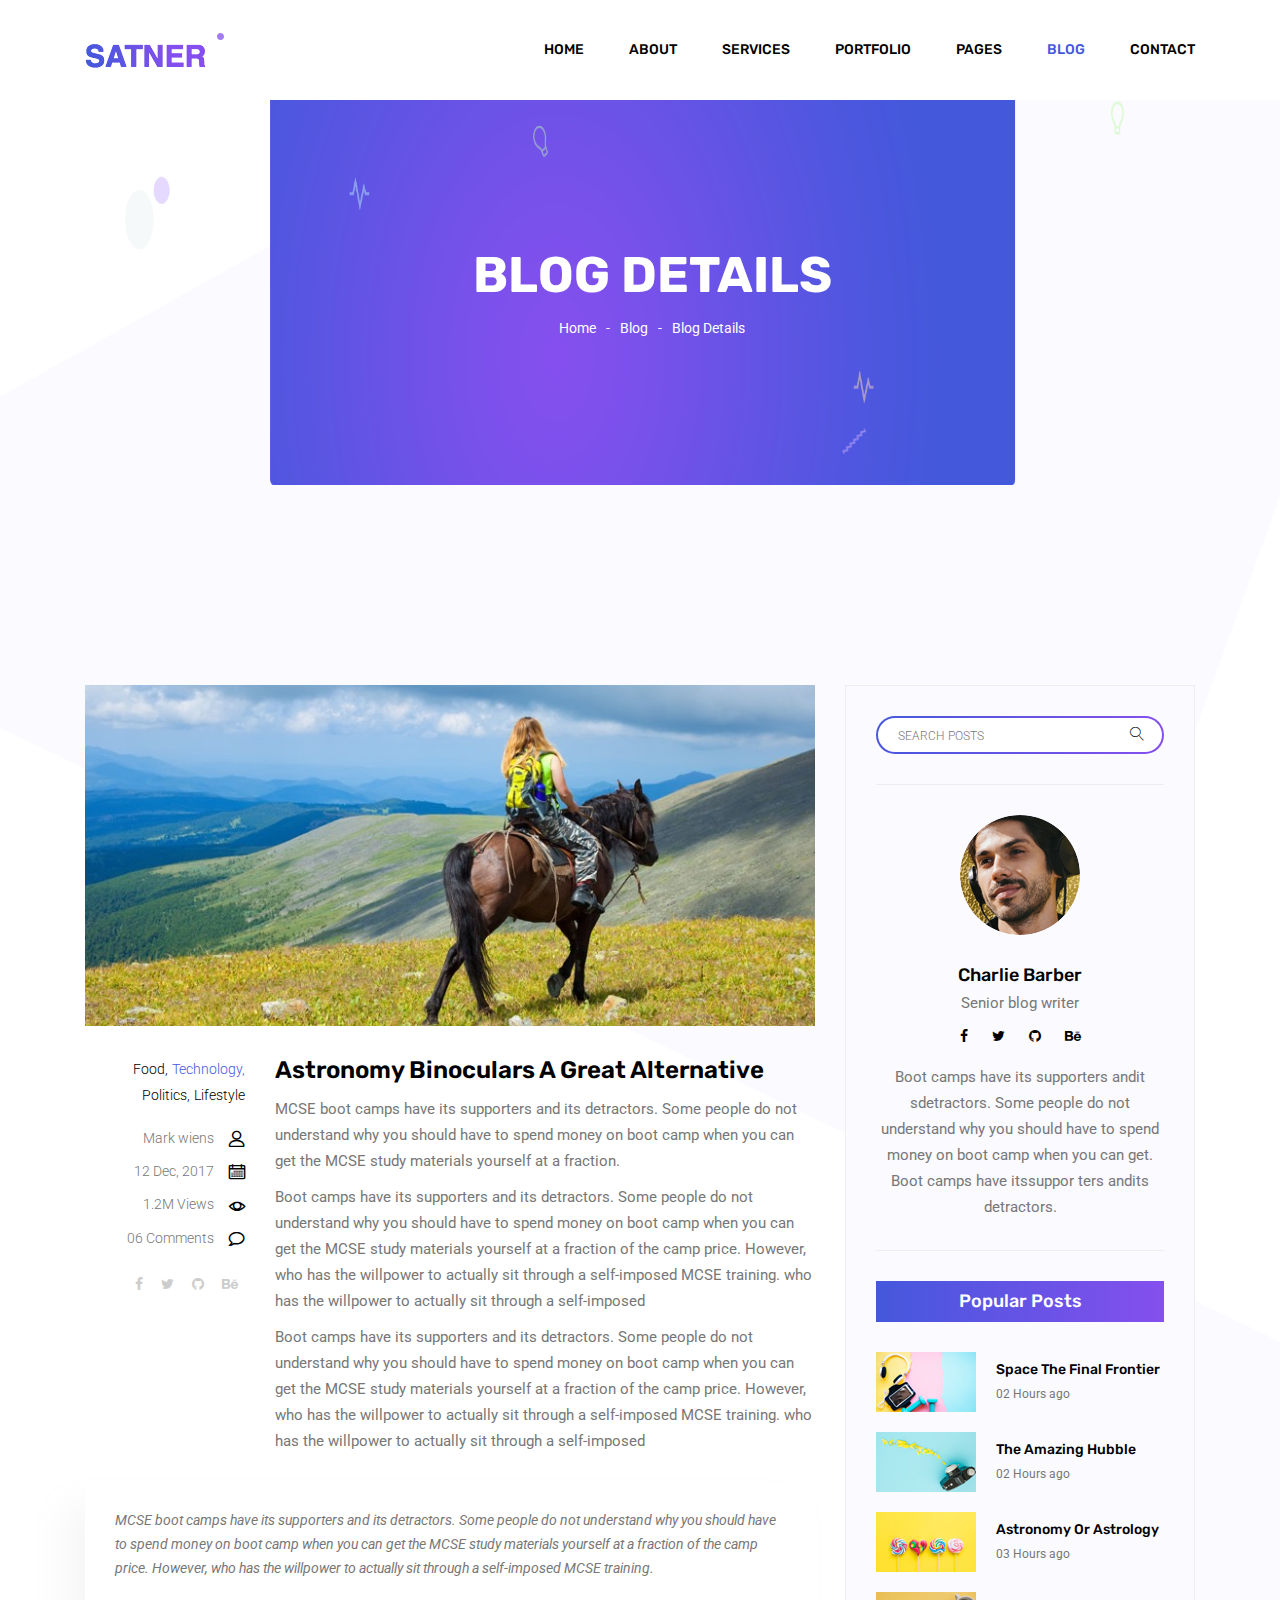
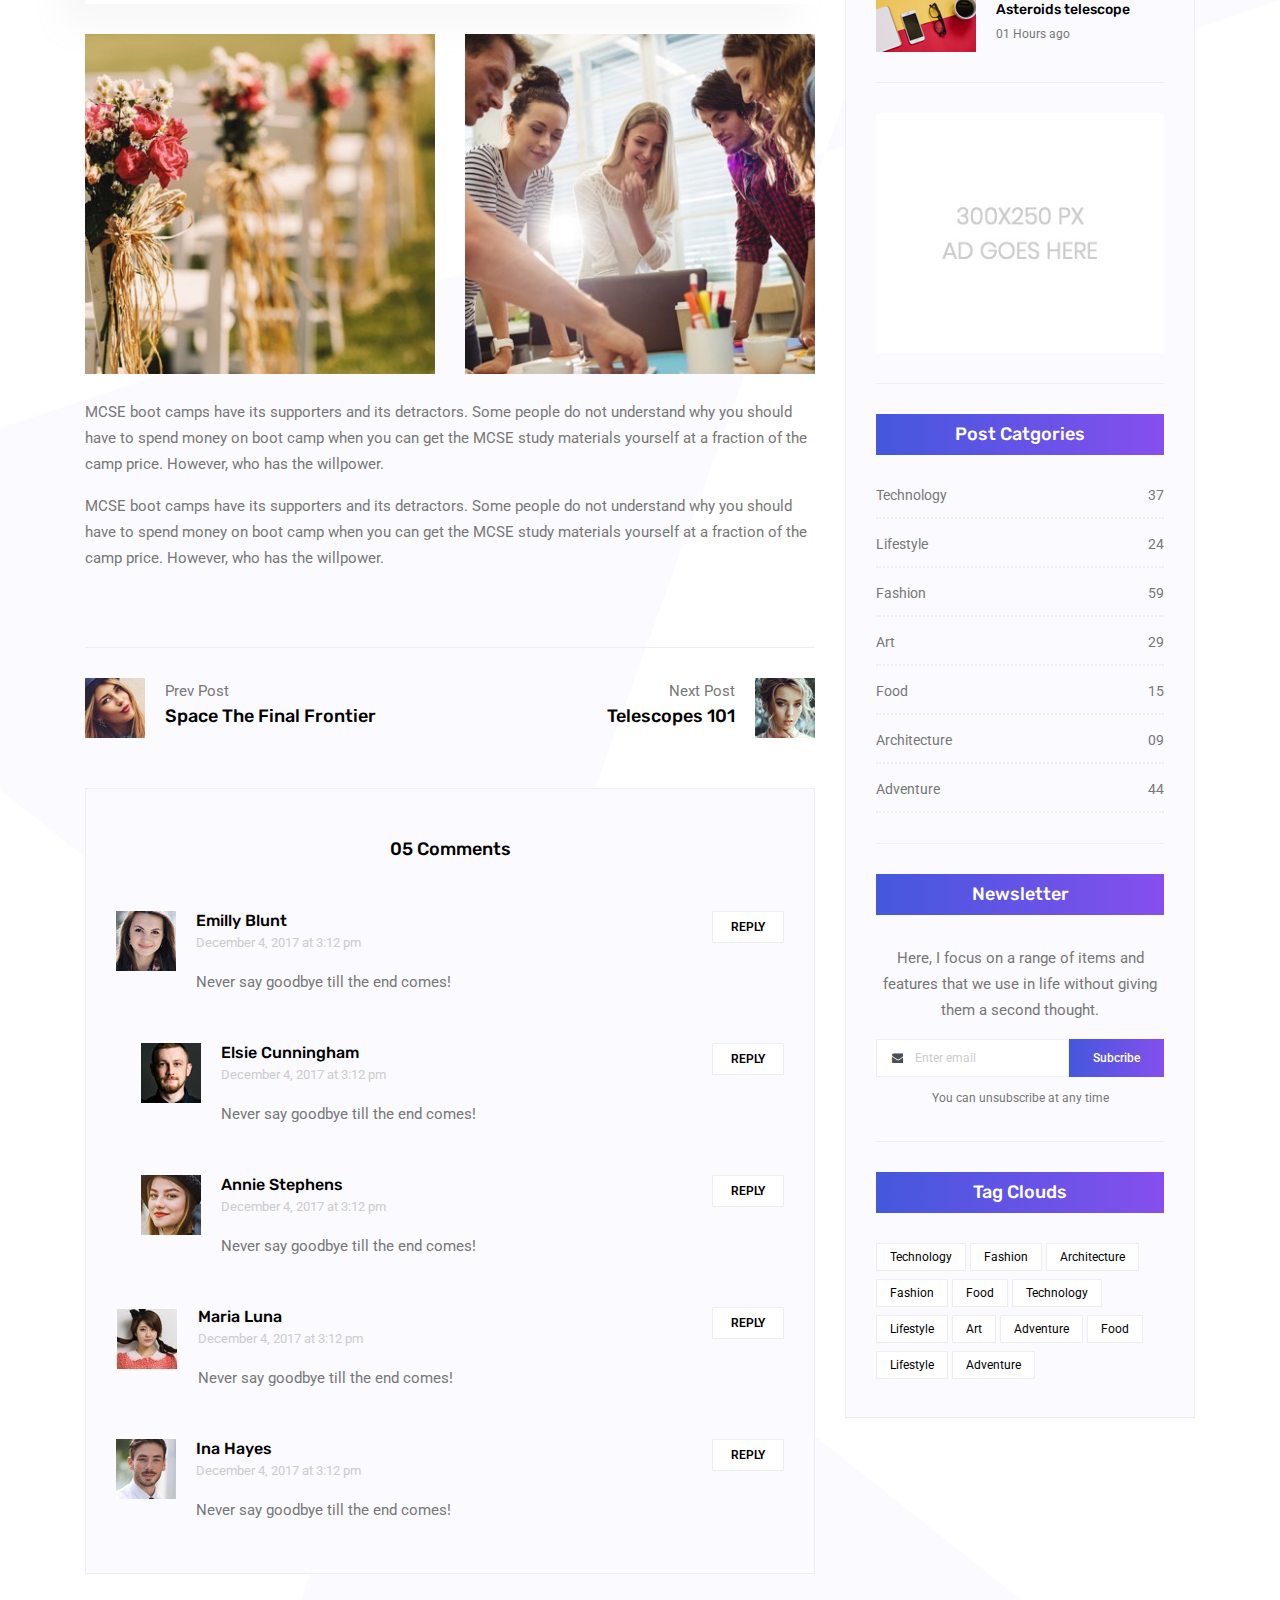
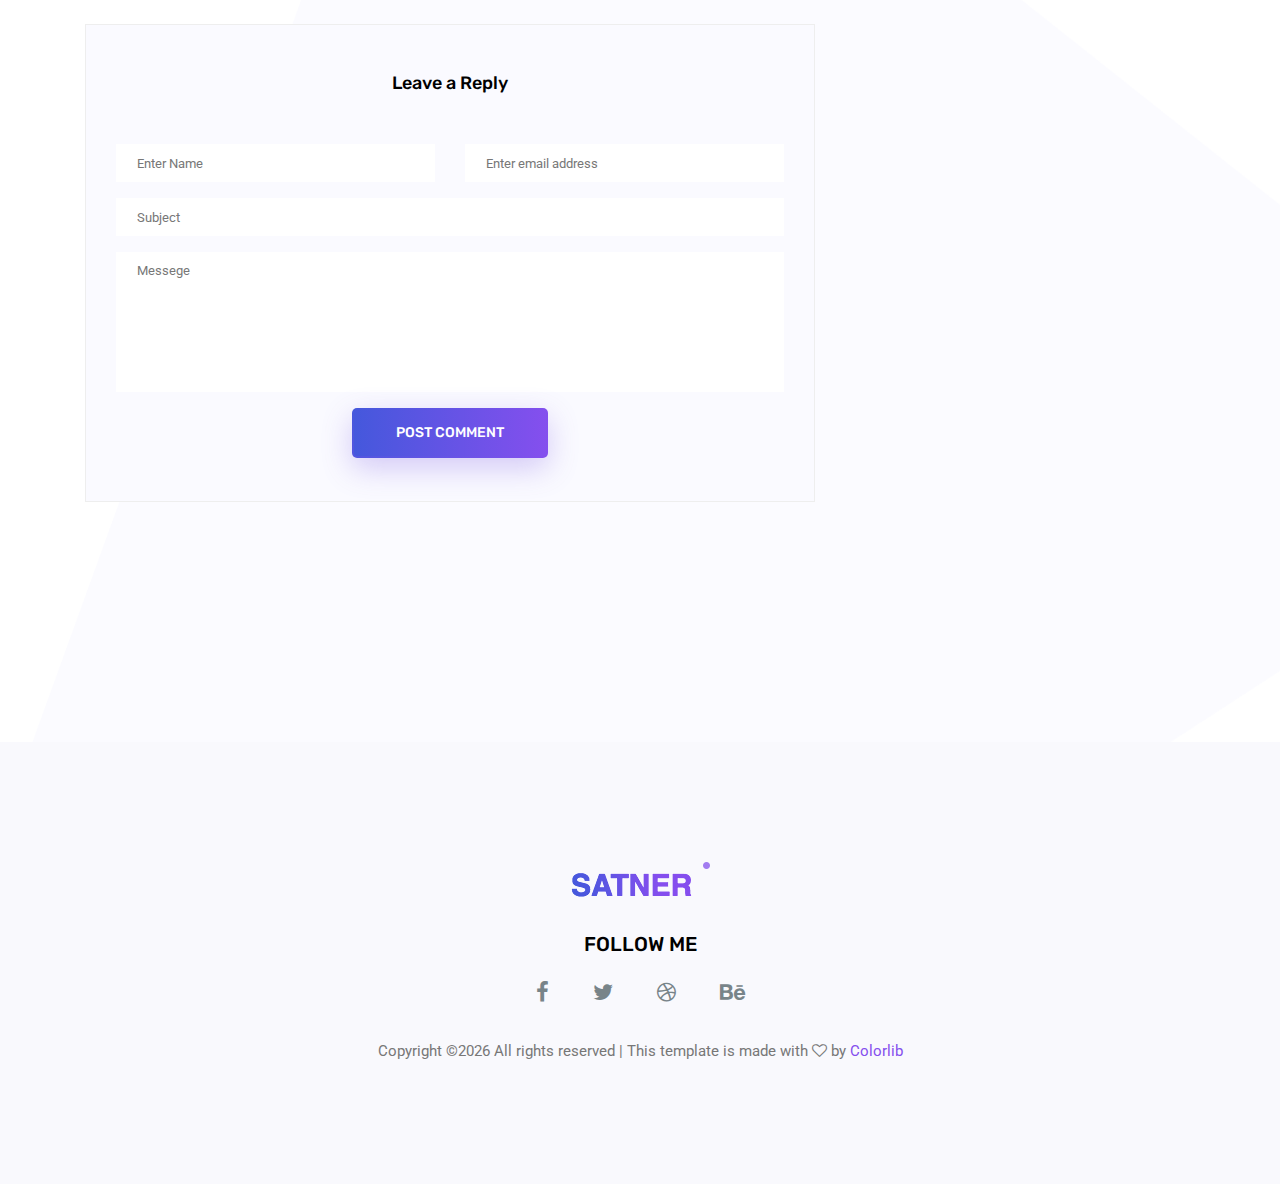
<file: thomaslouis/single-blog.html>
<!doctype html>
<html lang="en">

<head>
	<!-- Required meta tags -->
	<meta charset="utf-8">
	<meta name="viewport" content="width=device-width, initial-scale=1, shrink-to-fit=no">
	<link rel="icon" href="img/favicon.png" type="image/png">
	<title>Blog Details</title>
	<!-- Bootstrap CSS -->
	<link rel="stylesheet" href="css/bootstrap.css">
	<link rel="stylesheet" href="vendors/linericon/style.css">
	<link rel="stylesheet" href="css/font-awesome.min.css">
	<link rel="stylesheet" href="vendors/owl-carousel/owl.carousel.min.css">
	<link rel="stylesheet" href="css/magnific-popup.css">
	<link rel="stylesheet" href="vendors/nice-select/css/nice-select.css">
	<!-- main css -->
	<link rel="stylesheet" href="css/style.css">
</head>

<body class="blog_version">

	<!--================ Start Header Area =================-->
	<header class="header_area">
		<div class="main_menu">
			<nav class="navbar navbar-expand-lg navbar-light">
				<div class="container">
					<!-- Brand and toggle get grouped for better mobile display -->
					<a class="navbar-brand logo_h" href="index.html"><img src="img/logo.png" alt=""></a>
					<button class="navbar-toggler" type="button" data-toggle="collapse" data-target="#navbarSupportedContent"
					 aria-controls="navbarSupportedContent" aria-expanded="false" aria-label="Toggle navigation">
						<span class="icon-bar"></span>
						<span class="icon-bar"></span>
						<span class="icon-bar"></span>
					</button>
					<!-- Collect the nav links, forms, and other content for toggling -->
					<div class="collapse navbar-collapse offset" id="navbarSupportedContent">
						<ul class="nav navbar-nav menu_nav justify-content-end">
							<li class="nav-item"><a class="nav-link" href="index.html">Home</a></li>
							<li class="nav-item"><a class="nav-link" href="about.html">About</a></li>
							<li class="nav-item"><a class="nav-link" href="services.html">Services</a></li>
							<li class="nav-item"><a class="nav-link" href="portfolio.html">Portfolio</a></li>
							<li class="nav-item submenu dropdown">
								<a href="#" class="nav-link dropdown-toggle" data-toggle="dropdown" role="button" aria-haspopup="true"
								 aria-expanded="false">Pages</a>
								<ul class="dropdown-menu">
                                    <li class="nav-item"><a class="nav-link" href="elements.html">Elements</a></li>
                                    <li class="nav-item"><a class="nav-link" href="portfolio-details.html">Portfolio Details</a></li>
								</ul>
							</li>
							<li class="nav-item submenu dropdown active">
								<a href="#" class="nav-link dropdown-toggle" data-toggle="dropdown" role="button" aria-haspopup="true"
								 aria-expanded="false">Blog</a>
								<ul class="dropdown-menu">
									<li class="nav-item"><a class="nav-link" href="blog.html">Blog</a></li>
									<li class="nav-item"><a class="nav-link" href="single-blog.html">Blog Details</a></li>
								</ul>
							</li>
							<li class="nav-item"><a class="nav-link" href="contact.html">Contact</a></li>
						</ul>
					</div>
				</div>
			</nav>
		</div>
	</header>
	<!--================ End Header Area =================-->

    <!--================ Start Banner Area =================-->
    <section class="banner_area">
        <div class="banner_inner d-flex align-items-center">
            <div class="container">
                <div class="banner_content text-center">
                    <h2>Blog Details</h2>
                    <div class="page_link">
                        <a href="index.html">Home</a>
                        <a href="blog.html">Blog</a>
                        <a href="single-blog.html">Blog Details</a>
                    </div>
                </div>
            </div>
        </div>
    </section>
    <!--================ End Banner Area =================-->
    
    <!--================Blog Area =================-->
    <section class="blog_area single-post-area section_gap">
        <div class="container">
            <div class="row">
                <div class="col-lg-8 posts-list">
                    <div class="single-post row">
                        <div class="col-lg-12">
                            <div class="feature-img">
                                <img class="img-fluid" src="img/blog/feature-img1.jpg" alt="">
                            </div>									
                        </div>
                        <div class="col-lg-3  col-md-3">
                            <div class="blog_info text-right">
                                <div class="post_tag">
                                    <a href="#">Food,</a>
                                    <a class="active" href="#">Technology,</a>
                                    <a href="#">Politics,</a>
                                    <a href="#">Lifestyle</a>
                                </div>
                                <ul class="blog_meta list">
                                    <li><a href="#">Mark wiens<i class="lnr lnr-user"></i></a></li>
                                    <li><a href="#">12 Dec, 2017<i class="lnr lnr-calendar-full"></i></a></li>
                                    <li><a href="#">1.2M Views<i class="lnr lnr-eye"></i></a></li>
                                    <li><a href="#">06 Comments<i class="lnr lnr-bubble"></i></a></li>
                                </ul>
                                <ul class="social-links">
                                    <li><a href="#"><i class="fa fa-facebook"></i></a></li>
                                    <li><a href="#"><i class="fa fa-twitter"></i></a></li>
                                    <li><a href="#"><i class="fa fa-github"></i></a></li>
                                    <li><a href="#"><i class="fa fa-behance"></i></a></li>
                                </ul>
                            </div>
                        </div>
                        <div class="col-lg-9 col-md-9 blog_details">
                            <h2>Astronomy Binoculars A Great Alternative</h2>
                            <p class="excert">
                                MCSE boot camps have its supporters and its detractors. Some people do not understand why you should have to spend money on boot camp when you can get the MCSE study materials yourself at a fraction.
                            </p>
                            <p>
                                Boot camps have its supporters and its detractors. Some people do not understand why you should have to spend money on boot camp when you can get the MCSE study materials yourself at a fraction of the camp price. However, who has the willpower to actually sit through a self-imposed MCSE training. who has the willpower to actually sit through a self-imposed
                            </p>
                            <p>
                                Boot camps have its supporters and its detractors. Some people do not understand why you should have to spend money on boot camp when you can get the MCSE study materials yourself at a fraction of the camp price. However, who has the willpower to actually sit through a self-imposed MCSE training. who has the willpower to actually sit through a self-imposed
                            </p>
                        </div>
                        <div class="col-lg-12">
                            <div class="quotes">
                                MCSE boot camps have its supporters and its detractors. Some people do not understand why you should have to spend money on boot camp when you can get the MCSE study materials yourself at a fraction of the camp price. However, who has the willpower to actually sit through a self-imposed MCSE training.										
                            </div>
                            <div class="row">
                                <div class="col-6">
                                    <img class="img-fluid" src="img/blog/post-img1.jpg" alt="">
                                </div>
                                <div class="col-6">
                                    <img class="img-fluid" src="img/blog/post-img2.jpg" alt="">
                                </div>	
                                <div class="col-lg-12 mt-25">
                                    <p>
                                        MCSE boot camps have its supporters and its detractors. Some people do not understand why you should have to spend money on boot camp when you can get the MCSE study materials yourself at a fraction of the camp price. However, who has the willpower.
                                    </p>
                                    <p>
                                        MCSE boot camps have its supporters and its detractors. Some people do not understand why you should have to spend money on boot camp when you can get the MCSE study materials yourself at a fraction of the camp price. However, who has the willpower.
                                    </p>											
                                </div>									
                            </div>
                        </div>
                    </div>
                    <div class="navigation-area">
                        <div class="row">
                            <div class="col-lg-6 col-md-6 col-12 nav-left flex-row d-flex justify-content-start align-items-center">
                                <div class="thumb">
                                    <a href="#"><img class="img-fluid" src="img/blog/prev.jpg" alt=""></a>
                                </div>
                                <div class="arrow">
                                    <a href="#"><span class="lnr text-white lnr-arrow-left"></span></a>
                                </div>
                                <div class="detials">
                                    <p>Prev Post</p>
                                    <a href="#"><h4>Space The Final Frontier</h4></a>
                                </div>
                            </div>
                            <div class="col-lg-6 col-md-6 col-12 nav-right flex-row d-flex justify-content-end align-items-center">
                                <div class="detials">
                                    <p>Next Post</p>
                                    <a href="#"><h4>Telescopes 101</h4></a>
                                </div>
                                <div class="arrow">
                                    <a href="#"><span class="lnr text-white lnr-arrow-right"></span></a>
                                </div>
                                <div class="thumb">
                                    <a href="#"><img class="img-fluid" src="img/blog/next.jpg" alt=""></a>
                                </div>										
                            </div>									
                        </div>
                    </div>
                    <div class="comments-area">
                        <h4>05 Comments</h4>
                        <div class="comment-list">
                            <div class="single-comment justify-content-between d-flex">
                                <div class="user justify-content-between d-flex">
                                    <div class="thumb">
                                        <img src="img/blog/c1.jpg" alt="">
                                    </div>
                                    <div class="desc">
                                        <h5><a href="#">Emilly Blunt</a></h5>
                                        <p class="date">December 4, 2017 at 3:12 pm </p>
                                        <p class="comment">
                                            Never say goodbye till the end comes!
                                        </p>
                                    </div>
                                </div>
                                <div class="reply-btn">
                                        <a href="" class="btn-reply text-uppercase">reply</a> 
                                </div>
                            </div>
                        </div>	
                        <div class="comment-list left-padding">
                            <div class="single-comment justify-content-between d-flex">
                                <div class="user justify-content-between d-flex">
                                    <div class="thumb">
                                        <img src="img/blog/c2.jpg" alt="">
                                    </div>
                                    <div class="desc">
                                        <h5><a href="#">Elsie Cunningham</a></h5>
                                        <p class="date">December 4, 2017 at 3:12 pm </p>
                                        <p class="comment">
                                            Never say goodbye till the end comes!
                                        </p>
                                    </div>
                                </div>
                                <div class="reply-btn">
                                        <a href="" class="btn-reply text-uppercase">reply</a> 
                                </div>
                            </div>
                        </div>	
                        <div class="comment-list left-padding">
                            <div class="single-comment justify-content-between d-flex">
                                <div class="user justify-content-between d-flex">
                                    <div class="thumb">
                                        <img src="img/blog/c3.jpg" alt="">
                                    </div>
                                    <div class="desc">
                                        <h5><a href="#">Annie Stephens</a></h5>
                                        <p class="date">December 4, 2017 at 3:12 pm </p>
                                        <p class="comment">
                                            Never say goodbye till the end comes!
                                        </p>
                                    </div>
                                </div>
                                <div class="reply-btn">
                                        <a href="" class="btn-reply text-uppercase">reply</a> 
                                </div>
                            </div>
                        </div>	
                        <div class="comment-list">
                            <div class="single-comment justify-content-between d-flex">
                                <div class="user justify-content-between d-flex">
                                    <div class="thumb">
                                        <img src="img/blog/c4.jpg" alt="">
                                    </div>
                                    <div class="desc">
                                        <h5><a href="#">Maria Luna</a></h5>
                                        <p class="date">December 4, 2017 at 3:12 pm </p>
                                        <p class="comment">
                                            Never say goodbye till the end comes!
                                        </p>
                                    </div>
                                </div>
                                <div class="reply-btn">
                                        <a href="" class="btn-reply text-uppercase">reply</a> 
                                </div>
                            </div>
                        </div>	
                        <div class="comment-list">
                            <div class="single-comment justify-content-between d-flex">
                                <div class="user justify-content-between d-flex">
                                    <div class="thumb">
                                        <img src="img/blog/c5.jpg" alt="">
                                    </div>
                                    <div class="desc">
                                        <h5><a href="#">Ina Hayes</a></h5>
                                        <p class="date">December 4, 2017 at 3:12 pm </p>
                                        <p class="comment">
                                            Never say goodbye till the end comes!
                                        </p>
                                    </div>
                                </div>
                                <div class="reply-btn">
                                        <a href="" class="btn-reply text-uppercase">reply</a> 
                                </div>
                            </div>
                        </div>	                                             				
                    </div>
                    <div class="comment-form">
                        <h4>Leave a Reply</h4>
                        <form>
                            <div class="form-group form-inline">
                                <div class="form-group col-lg-6 col-md-6 name">
                                <input type="text" class="form-control" id="name" placeholder="Enter Name" onfocus="this.placeholder = ''" onblur="this.placeholder = 'Enter Name'">
                                </div>
                                <div class="form-group col-lg-6 col-md-6 email">
                                <input type="email" class="form-control" id="email" placeholder="Enter email address" onfocus="this.placeholder = ''" onblur="this.placeholder = 'Enter email address'">
                                </div>										
                            </div>
                            <div class="form-group">
                                <input type="text" class="form-control" id="subject" placeholder="Subject" onfocus="this.placeholder = ''" onblur="this.placeholder = 'Subject'">
                            </div>
                            <div class="form-group">
                                <textarea class="form-control mb-10" rows="5" name="message" placeholder="Messege" onfocus="this.placeholder = ''" onblur="this.placeholder = 'Messege'" required=""></textarea>
                            </div>
                            <a href="#" class="primary-btn primary_btn"><span>Post Comment</span></a>	
                        </form>
                    </div>
                </div>
                <div class="col-lg-4">
                    <div class="blog_right_sidebar">
                        <aside class="single_sidebar_widget search_widget">
                            <div class="input-group">
                                <input type="text" class="form-control" placeholder="Search Posts">
                                <span class="input-group-btn">
                                    <button class="btn btn-default" type="button"><i class="lnr lnr-magnifier"></i></button>
                                </span>
                            </div><!-- /input-group -->
                            <div class="br"></div>
                        </aside>
                        <aside class="single_sidebar_widget author_widget">
                            <img class="author_img rounded-circle" src="img/blog/author.png" alt="">
                            <h4>Charlie Barber</h4>
                            <p>Senior blog writer</p>
                            <div class="social_icon">
                                <a href="#"><i class="fa fa-facebook"></i></a>
                                <a href="#"><i class="fa fa-twitter"></i></a>
                                <a href="#"><i class="fa fa-github"></i></a>
                                <a href="#"><i class="fa fa-behance"></i></a>
                            </div>
                            <p>Boot camps have its supporters andit sdetractors. Some people do not understand why you should have to spend money on boot camp when you can get. Boot camps have itssuppor ters andits detractors.</p>
                            <div class="br"></div>
                        </aside>
                        <aside class="single_sidebar_widget popular_post_widget">
                            <h3 class="widget_title">Popular Posts</h3>
                            <div class="media post_item">
                                <img src="img/blog/popular-post/post1.jpg" alt="post">
                                <div class="media-body">
                                    <a href="blog-details.html"><h3>Space The Final Frontier</h3></a>
                                    <p>02 Hours ago</p>
                                </div>
                            </div>
                            <div class="media post_item">
                                <img src="img/blog/popular-post/post2.jpg" alt="post">
                                <div class="media-body">
                                    <a href="blog-details.html"><h3>The Amazing Hubble</h3></a>
                                    <p>02 Hours ago</p>
                                </div>
                            </div>
                            <div class="media post_item">
                                <img src="img/blog/popular-post/post3.jpg" alt="post">
                                <div class="media-body">
                                    <a href="blog-details.html"><h3>Astronomy Or Astrology</h3></a>
                                    <p>03 Hours ago</p>
                                </div>
                            </div>
                            <div class="media post_item">
                                <img src="img/blog/popular-post/post4.jpg" alt="post">
                                <div class="media-body">
                                    <a href="blog-details.html"><h3>Asteroids telescope</h3></a>
                                    <p>01 Hours ago</p>
                                </div>
                            </div>
                            <div class="br"></div>
                        </aside>
                        <aside class="single_sidebar_widget ads_widget">
                            <a href="#"><img class="img-fluid" src="img/blog/add.jpg" alt=""></a>
                            <div class="br"></div>
                        </aside>
                        <aside class="single_sidebar_widget post_category_widget">
                            <h4 class="widget_title">Post Catgories</h4>
                            <ul class="list cat-list">
                                <li>
                                    <a href="#" class="d-flex justify-content-between">
                                        <p>Technology</p>
                                        <p>37</p>
                                    </a>
                                </li>
                                <li>
                                    <a href="#" class="d-flex justify-content-between">
                                        <p>Lifestyle</p>
                                        <p>24</p>
                                    </a>
                                </li>
                                <li>
                                    <a href="#" class="d-flex justify-content-between">
                                        <p>Fashion</p>
                                        <p>59</p>
                                    </a>
                                </li>
                                <li>
                                    <a href="#" class="d-flex justify-content-between">
                                        <p>Art</p>
                                        <p>29</p>
                                    </a>
                                </li>
                                <li>
                                    <a href="#" class="d-flex justify-content-between">
                                        <p>Food</p>
                                        <p>15</p>
                                    </a>
                                </li>
                                <li>
                                    <a href="#" class="d-flex justify-content-between">
                                        <p>Architecture</p>
                                        <p>09</p>
                                    </a>
                                </li>
                                <li>
                                    <a href="#" class="d-flex justify-content-between">
                                        <p>Adventure</p>
                                        <p>44</p>
                                    </a>
                                </li>															
                            </ul>
                            <div class="br"></div>
                        </aside>
                        <aside class="single-sidebar-widget newsletter_widget">
                            <h4 class="widget_title">Newsletter</h4>
                            <p>
                            Here, I focus on a range of items and features that we use in life without
                            giving them a second thought.
                            </p>
                            <div class="form-group d-flex flex-row">
                                <div class="input-group">
                                    <div class="input-group-prepend">
                                        <div class="input-group-text"><i class="fa fa-envelope" aria-hidden="true"></i></div>
                                    </div>
                                    <input type="text" class="form-control" id="inlineFormInputGroup" placeholder="Enter email" onfocus="this.placeholder = ''" onblur="this.placeholder = 'Enter email'">
                                </div>
                                <a href="#" class="bbtns">Subcribe</a>
                            </div>	
                            <p class="text-bottom">You can unsubscribe at any time</p>	
                            <div class="br"></div>							
                        </aside>
                        <aside class="single-sidebar-widget tag_cloud_widget">
                            <h4 class="widget_title">Tag Clouds</h4>
                            <ul class="list">
                                <li><a href="#">Technology</a></li>
                                <li><a href="#">Fashion</a></li>
                                <li><a href="#">Architecture</a></li>
                                <li><a href="#">Fashion</a></li>
                                <li><a href="#">Food</a></li>
                                <li><a href="#">Technology</a></li>
                                <li><a href="#">Lifestyle</a></li>
                                <li><a href="#">Art</a></li>
                                <li><a href="#">Adventure</a></li>
                                <li><a href="#">Food</a></li>
                                <li><a href="#">Lifestyle</a></li>
                                <li><a href="#">Adventure</a></li>
                            </ul>
                        </aside>
                    </div>
                </div>
            </div>
        </div>
    </section>
    <!--================Blog Area =================-->
        
    <!--================Footer Area =================-->
	<footer class="footer_area">
        <div class="container">
            <div class="row justify-content-center">
                <div class="col-lg-12">
                    <div class="footer_top flex-column">
                        <div class="footer_logo">
                            <a href="#">
                                <img src="img/logo.png" alt="">
                            </a>
                            <h4>Follow Me</h4>
                        </div>
                        <div class="footer_social">
                            <a href="#"><i class="fa fa-facebook"></i></a>
                            <a href="#"><i class="fa fa-twitter"></i></a>
                            <a href="#"><i class="fa fa-dribbble"></i></a>
                            <a href="#"><i class="fa fa-behance"></i></a>
                        </div>
                    </div>
                </div>
            </div>
            <div class="row footer_bottom justify-content-center">
                <p class="col-lg-8 col-sm-12 footer-text">
                    <!-- Link back to Colorlib can't be removed. Template is licensed under CC BY 3.0. -->
Copyright &copy;<script>document.write(new Date().getFullYear());</script> All rights reserved | This template is made with <i class="fa fa-heart-o" aria-hidden="true"></i> by <a href="https://colorlib.com" target="_blank">Colorlib</a>
<!-- Link back to Colorlib can't be removed. Template is licensed under CC BY 3.0. --></p>
            </div>
        </div>
    </footer>
    <!--================End Footer Area =================-->
       
        <!-- Optional JavaScript -->
        <!-- jQuery first, then Popper.js, then Bootstrap JS -->
        <script src="js/jquery-3.2.1.min.js"></script>
        <script src="js/popper.js"></script>
        <script src="js/bootstrap.min.js"></script>
        <script src="js/stellar.js"></script>
        <script src="vendors/lightbox/simpleLightbox.min.js"></script>
        <script src="vendors/nice-select/js/jquery.nice-select.min.js"></script>
        <script src="vendors/isotope/imagesloaded.pkgd.min.js"></script>
        <script src="vendors/isotope/isotope-min.js"></script>
        <script src="vendors/owl-carousel/owl.carousel.min.js"></script>
        <script src="js/jquery.ajaxchimp.min.js"></script>
        <script src="js/mail-script.js"></script>
        <script src="js/theme.js"></script>
    </body>
    </html>
</file>
<file: thomaslouis/vendors/linericon/style.css>
@font-face {
	font-family: 'Linearicons-Free';
	src:url('fonts/Linearicons-Free.eot?w118d');
	src:url('fonts/Linearicons-Free.eot?#iefixw118d') format('embedded-opentype'),
		url('fonts/Linearicons-Free.woff2?w118d') format('woff2'),
		url('fonts/Linearicons-Free.woff?w118d') format('woff'),
		url('fonts/Linearicons-Free.ttf?w118d') format('truetype'),
		url('fonts/Linearicons-Free.svg?w118d#Linearicons-Free') format('svg');
	font-weight: normal;
	font-style: normal;
}

.lnr {
	font-family: 'Linearicons-Free';
	speak: none;
	font-style: normal;
	font-weight: normal;
	font-variant: normal;
	text-transform: none;
	line-height: 1;

	/* Better Font Rendering =========== */
	-webkit-font-smoothing: antialiased;
	-moz-osx-font-smoothing: grayscale;
}

.lnr-home:before {
	content: "\e800";
}
.lnr-apartment:before {
	content: "\e801";
}
.lnr-pencil:before {
	content: "\e802";
}
.lnr-magic-wand:before {
	content: "\e803";
}
.lnr-drop:before {
	content: "\e804";
}
.lnr-lighter:before {
	content: "\e805";
}
.lnr-poop:before {
	content: "\e806";
}
.lnr-sun:before {
	content: "\e807";
}
.lnr-moon:before {
	content: "\e808";
}
.lnr-cloud:before {
	content: "\e809";
}
.lnr-cloud-upload:before {
	content: "\e80a";
}
.lnr-cloud-download:before {
	content: "\e80b";
}
.lnr-cloud-sync:before {
	content: "\e80c";
}
.lnr-cloud-check:before {
	content: "\e80d";
}
.lnr-database:before {
	content: "\e80e";
}
.lnr-lock:before {
	content: "\e80f";
}
.lnr-cog:before {
	content: "\e810";
}
.lnr-trash:before {
	content: "\e811";
}
.lnr-dice:before {
	content: "\e812";
}
.lnr-heart:before {
	content: "\e813";
}
.lnr-star:before {
	content: "\e814";
}
.lnr-star-half:before {
	content: "\e815";
}
.lnr-star-empty:before {
	content: "\e816";
}
.lnr-flag:before {
	content: "\e817";
}
.lnr-envelope:before {
	content: "\e818";
}
.lnr-paperclip:before {
	content: "\e819";
}
.lnr-inbox:before {
	content: "\e81a";
}
.lnr-eye:before {
	content: "\e81b";
}
.lnr-printer:before {
	content: "\e81c";
}
.lnr-file-empty:before {
	content: "\e81d";
}
.lnr-file-add:before {
	content: "\e81e";
}
.lnr-enter:before {
	content: "\e81f";
}
.lnr-exit:before {
	content: "\e820";
}
.lnr-graduation-hat:before {
	content: "\e821";
}
.lnr-license:before {
	content: "\e822";
}
.lnr-music-note:before {
	content: "\e823";
}
.lnr-film-play:before {
	content: "\e824";
}
.lnr-camera-video:before {
	content: "\e825";
}
.lnr-camera:before {
	content: "\e826";
}
.lnr-picture:before {
	content: "\e827";
}
.lnr-book:before {
	content: "\e828";
}
.lnr-bookmark:before {
	content: "\e829";
}
.lnr-user:before {
	content: "\e82a";
}
.lnr-users:before {
	content: "\e82b";
}
.lnr-shirt:before {
	content: "\e82c";
}
.lnr-store:before {
	content: "\e82d";
}
.lnr-cart:before {
	content: "\e82e";
}
.lnr-tag:before {
	content: "\e82f";
}
.lnr-phone-handset:before {
	content: "\e830";
}
.lnr-phone:before {
	content: "\e831";
}
.lnr-pushpin:before {
	content: "\e832";
}
.lnr-map-marker:before {
	content: "\e833";
}
.lnr-map:before {
	content: "\e834";
}
.lnr-location:before {
	content: "\e835";
}
.lnr-calendar-full:before {
	content: "\e836";
}
.lnr-keyboard:before {
	content: "\e837";
}
.lnr-spell-check:before {
	content: "\e838";
}
.lnr-screen:before {
	content: "\e839";
}
.lnr-smartphone:before {
	content: "\e83a";
}
.lnr-tablet:before {
	content: "\e83b";
}
.lnr-laptop:before {
	content: "\e83c";
}
.lnr-laptop-phone:before {
	content: "\e83d";
}
.lnr-power-switch:before {
	content: "\e83e";
}
.lnr-bubble:before {
	content: "\e83f";
}
.lnr-heart-pulse:before {
	content: "\e840";
}
.lnr-construction:before {
	content: "\e841";
}
.lnr-pie-chart:before {
	content: "\e842";
}
.lnr-chart-bars:before {
	content: "\e843";
}
.lnr-gift:before {
	content: "\e844";
}
.lnr-diamond:before {
	content: "\e845";
}
.lnr-linearicons:before {
	content: "\e846";
}
.lnr-dinner:before {
	content: "\e847";
}
.lnr-coffee-cup:before {
	content: "\e848";
}
.lnr-leaf:before {
	content: "\e849";
}
.lnr-paw:before {
	content: "\e84a";
}
.lnr-rocket:before {
	content: "\e84b";
}
.lnr-briefcase:before {
	content: "\e84c";
}
.lnr-bus:before {
	content: "\e84d";
}
.lnr-car:before {
	content: "\e84e";
}
.lnr-train:before {
	content: "\e84f";
}
.lnr-bicycle:before {
	content: "\e850";
}
.lnr-wheelchair:before {
	content: "\e851";
}
.lnr-select:before {
	content: "\e852";
}
.lnr-earth:before {
	content: "\e853";
}
.lnr-smile:before {
	content: "\e854";
}
.lnr-sad:before {
	content: "\e855";
}
.lnr-neutral:before {
	content: "\e856";
}
.lnr-mustache:before {
	content: "\e857";
}
.lnr-alarm:before {
	content: "\e858";
}
.lnr-bullhorn:before {
	content: "\e859";
}
.lnr-volume-high:before {
	content: "\e85a";
}
.lnr-volume-medium:before {
	content: "\e85b";
}
.lnr-volume-low:before {
	content: "\e85c";
}
.lnr-volume:before {
	content: "\e85d";
}
.lnr-mic:before {
	content: "\e85e";
}
.lnr-hourglass:before {
	content: "\e85f";
}
.lnr-undo:before {
	content: "\e860";
}
.lnr-redo:before {
	content: "\e861";
}
.lnr-sync:before {
	content: "\e862";
}
.lnr-history:before {
	content: "\e863";
}
.lnr-clock:before {
	content: "\e864";
}
.lnr-download:before {
	content: "\e865";
}
.lnr-upload:before {
	content: "\e866";
}
.lnr-enter-down:before {
	content: "\e867";
}
.lnr-exit-up:before {
	content: "\e868";
}
.lnr-bug:before {
	content: "\e869";
}
.lnr-code:before {
	content: "\e86a";
}
.lnr-link:before {
	content: "\e86b";
}
.lnr-unlink:before {
	content: "\e86c";
}
.lnr-thumbs-up:before {
	content: "\e86d";
}
.lnr-thumbs-down:before {
	content: "\e86e";
}
.lnr-magnifier:before {
	content: "\e86f";
}
.lnr-cross:before {
	content: "\e870";
}
.lnr-menu:before {
	content: "\e871";
}
.lnr-list:before {
	content: "\e872";
}
.lnr-chevron-up:before {
	content: "\e873";
}
.lnr-chevron-down:before {
	content: "\e874";
}
.lnr-chevron-left:before {
	content: "\e875";
}
.lnr-chevron-right:before {
	content: "\e876";
}
.lnr-arrow-up:before {
	content: "\e877";
}
.lnr-arrow-down:before {
	content: "\e878";
}
.lnr-arrow-left:before {
	content: "\e879";
}
.lnr-arrow-right:before {
	content: "\e87a";
}
.lnr-move:before {
	content: "\e87b";
}
.lnr-warning:before {
	content: "\e87c";
}
.lnr-question-circle:before {
	content: "\e87d";
}
.lnr-menu-circle:before {
	content: "\e87e";
}
.lnr-checkmark-circle:before {
	content: "\e87f";
}
.lnr-cross-circle:before {
	content: "\e880";
}
.lnr-plus-circle:before {
	content: "\e881";
}
.lnr-circle-minus:before {
	content: "\e882";
}
.lnr-arrow-up-circle:before {
	content: "\e883";
}
.lnr-arrow-down-circle:before {
	content: "\e884";
}
.lnr-arrow-left-circle:before {
	content: "\e885";
}
.lnr-arrow-right-circle:before {
	content: "\e886";
}
.lnr-chevron-up-circle:before {
	content: "\e887";
}
.lnr-chevron-down-circle:before {
	content: "\e888";
}
.lnr-chevron-left-circle:before {
	content: "\e889";
}
.lnr-chevron-right-circle:before {
	content: "\e88a";
}
.lnr-crop:before {
	content: "\e88b";
}
.lnr-frame-expand:before {
	content: "\e88c";
}
.lnr-frame-contract:before {
	content: "\e88d";
}
.lnr-layers:before {
	content: "\e88e";
}
.lnr-funnel:before {
	content: "\e88f";
}
.lnr-text-format:before {
	content: "\e890";
}
.lnr-text-format-remove:before {
	content: "\e891";
}
.lnr-text-size:before {
	content: "\e892";
}
.lnr-bold:before {
	content: "\e893";
}
.lnr-italic:before {
	content: "\e894";
}
.lnr-underline:before {
	content: "\e895";
}
.lnr-strikethrough:before {
	content: "\e896";
}
.lnr-highlight:before {
	content: "\e897";
}
.lnr-text-align-left:before {
	content: "\e898";
}
.lnr-text-align-center:before {
	content: "\e899";
}
.lnr-text-align-right:before {
	content: "\e89a";
}
.lnr-text-align-justify:before {
	content: "\e89b";
}
.lnr-line-spacing:before {
	content: "\e89c";
}
.lnr-indent-increase:before {
	content: "\e89d";
}
.lnr-indent-decrease:before {
	content: "\e89e";
}
.lnr-pilcrow:before {
	content: "\e89f";
}
.lnr-direction-ltr:before {
	content: "\e8a0";
}
.lnr-direction-rtl:before {
	content: "\e8a1";
}
.lnr-page-break:before {
	content: "\e8a2";
}
.lnr-sort-alpha-asc:before {
	content: "\e8a3";
}
.lnr-sort-amount-asc:before {
	content: "\e8a4";
}
.lnr-hand:before {
	content: "\e8a5";
}
.lnr-pointer-up:before {
	content: "\e8a6";
}
.lnr-pointer-right:before {
	content: "\e8a7";
}
.lnr-pointer-down:before {
	content: "\e8a8";
}
.lnr-pointer-left:before {
	content: "\e8a9";
}
</file>
<file: thomaslouis/vendors/nice-select/css/nice-select.css>
.nice-select {
  -webkit-tap-highlight-color: transparent;
  background-color: #fff;
  border-radius: 5px;
  border: solid 1px #e8e8e8;
  box-sizing: border-box;
  clear: both;
  cursor: pointer;
  display: block;
  float: left;
  font-family: inherit;
  font-size: 14px;
  font-weight: normal;
  height: 42px;
  line-height: 40px;
  outline: none;
  padding-left: 18px;
  padding-right: 30px;
  position: relative;
  text-align: left !important;
  -webkit-transition: all 0.2s ease-in-out;
  transition: all 0.2s ease-in-out;
  -webkit-user-select: none;
     -moz-user-select: none;
      -ms-user-select: none;
          user-select: none;
  white-space: nowrap;
  width: auto; }
  .nice-select:hover {
    border-color: #dbdbdb; }
  .nice-select:active, .nice-select.open, .nice-select:focus {
    border-color: #999; }
  .nice-select:after {
    border-bottom: 2px solid #999;
    border-right: 2px solid #999;
    content: '';
    display: block;
    height: 5px;
    margin-top: -4px;
    pointer-events: none;
    position: absolute;
    right: 12px;
    top: 50%;
    -webkit-transform-origin: 66% 66%;
        -ms-transform-origin: 66% 66%;
            transform-origin: 66% 66%;
    -webkit-transform: rotate(45deg);
        -ms-transform: rotate(45deg);
            transform: rotate(45deg);
    -webkit-transition: all 0.15s ease-in-out;
    transition: all 0.15s ease-in-out;
    width: 5px; }
  .nice-select.open:after {
    -webkit-transform: rotate(-135deg);
        -ms-transform: rotate(-135deg);
            transform: rotate(-135deg); }
  .nice-select.open .list {
    opacity: 1;
    pointer-events: auto;
    -webkit-transform: scale(1) translateY(0);
        -ms-transform: scale(1) translateY(0);
            transform: scale(1) translateY(0); }
  .nice-select.disabled {
    border-color: #ededed;
    color: #999;
    pointer-events: none; }
    .nice-select.disabled:after {
      border-color: #cccccc; }
  .nice-select.wide {
    width: 100%; }
    .nice-select.wide .list {
      left: 0 !important;
      right: 0 !important; }
  .nice-select.right {
    float: right; }
    .nice-select.right .list {
      left: auto;
      right: 0; }
  .nice-select.small {
    font-size: 12px;
    height: 36px;
    line-height: 34px; }
    .nice-select.small:after {
      height: 4px;
      width: 4px; }
    .nice-select.small .option {
      line-height: 34px;
      min-height: 34px; }
  .nice-select .list {
    background-color: #fff;
    border-radius: 5px;
    box-shadow: 0 0 0 1px rgba(68, 68, 68, 0.11);
    box-sizing: border-box;
    margin-top: 4px;
    opacity: 0;
    overflow: hidden;
    padding: 0;
    pointer-events: none;
    position: absolute;
    top: 100%;
    left: 0;
    -webkit-transform-origin: 50% 0;
        -ms-transform-origin: 50% 0;
            transform-origin: 50% 0;
    -webkit-transform: scale(0.75) translateY(-21px);
        -ms-transform: scale(0.75) translateY(-21px);
            transform: scale(0.75) translateY(-21px);
    -webkit-transition: all 0.2s cubic-bezier(0.5, 0, 0, 1.25), opacity 0.15s ease-out;
    transition: all 0.2s cubic-bezier(0.5, 0, 0, 1.25), opacity 0.15s ease-out;
    z-index: 9; }
    .nice-select .list:hover .option:not(:hover) {
      background-color: transparent !important; }
  .nice-select .option {
    cursor: pointer;
    font-weight: 400;
    line-height: 40px;
    list-style: none;
    min-height: 40px;
    outline: none;
    padding-left: 18px;
    padding-right: 29px;
    text-align: left;
    -webkit-transition: all 0.2s;
    transition: all 0.2s; }
    .nice-select .option:hover, .nice-select .option.focus, .nice-select .option.selected.focus {
      background-color: #f6f6f6; }
    .nice-select .option.selected {
      font-weight: bold; }
    .nice-select .option.disabled {
      background-color: transparent;
      color: #999;
      cursor: default; }

.no-csspointerevents .nice-select .list {
  display: none; }

.no-csspointerevents .nice-select.open .list {
  display: block; }
</file>
<file: thomaslouis/css/style.css>
/*----------------------------------------------------
@File: Default Styles
@Author: SPONDON IT

This file contains the styling for the actual theme, this
is the file you need to edit to change the look of the
theme.
---------------------------------------------------- */
/*=====================================================================
@Template Name: HostHub Construction 
@Developed By: Naim Lasker
Author E-mail: naimlasker@gmail.com

=====================================================================*/
/*----------------------------------------------------*/
/*font Variables*/
/*Color Variables*/
/*=================== fonts ====================*/
@import url("https://fonts.googleapis.com/css?family=Roboto:400,500|Rubik:500,700");
/*---------------------------------------------------- */
/*----------------------------------------------------*/
/* Medium Layout: 1280px */
/* Tablet Layout: 768px */
/* Mobile Layout: 320px */
/* Wide Mobile Layout: 480px */
/*---------------------------------------------------- */
/*----------------------------------------------------*/
body {
  line-height: 26px;
  font-size: 15px;
  font-family: "Roboto", sans-serif;
  font-weight: 400;
  color: #777777;
  background: url(../img/body-bg.png) no-repeat center; }

h1,
h2,
h3,
h4,
h5,
h6 {
  font-family: "Rubik", sans-serif;
  font-weight: 500;
  color: #000000; }

.list {
  list-style: none;
  margin: 0px;
  padding: 0px; }

a {
  text-decoration: none;
  transition: all 0.3s ease-in-out; }
  a:hover, a:focus {
    text-decoration: none;
    outline: none; }

button:focus {
  outline: none;
  box-shadow: none; }

.mt-25 {
  margin-top: 25px; }

.p0 {
  padding-left: 0px;
  padding-right: 0px; }

.white_bg {
  background: #fff !important; }

.mb-50 {
  margin-bottom: 50px; }

.ml-15 {
  margin-left: 15px; }

.ml-20 {
  margin-left: 20px; }

.mt-50 {
  margin-top: 50px; }

/*---------------------------------------------------- */
/*----------------------------------------------------*/
.section_gap {
  padding: 200px 0; }
  @media (max-width: 1199px) {
    .section_gap {
      padding: 80px 0; } }

.section_gap_top {
  padding-top: 200px; }
  @media (max-width: 1199px) {
    .section_gap_top {
      padding-top: 80px; } }

.section_gap_bottom {
  padding-bottom: 200px; }
  @media (max-width: 1199px) {
    .section_gap_bottom {
      padding-bottom: 80px; } }

/* Main Title Area css
============================================================================================ */
.main_title {
  text-align: center;
  margin-bottom: 100px; }
  @media (max-width: 1199px) {
    .main_title {
      margin-bottom: 50px; } }
  .main_title h2 {
    font-size: 36px;
    font-weight: 700;
    margin-bottom: 15px;
    line-height: 50px;
    text-transform: uppercase; }
    @media (max-width: 991px) {
      .main_title h2 br {
        display: none; } }
    @media (max-width: 767px) {
      .main_title h2 {
        font-size: 30px;
        line-height: 34px; } }
  .main_title p {
    margin-bottom: 0px; }
    @media (max-width: 991px) {
      .main_title p br {
        display: none; } }
  .main_title.white h2 {
    color: #fff; }
  .main_title.white p {
    color: #fff;
    opacity: .6; }

/* End Main Title Area css
============================================================================================ */
/* Start Gradient Area css
============================================================================================ */
.gradient-bg, .header_area .navbar .nav .nav-item.submenu ul .nav-item:hover .nav-link, .blog_right_sidebar .widget_title, .blog_right_sidebar .newsletter_widget .bbtns, .blog_right_sidebar .tag_cloud_widget ul li a:hover, .blog-pagination .page-item.active .page-link, .blog-pagination .page-link:hover, .comments-area .btn-reply:hover {
  background: -webkit-linear-gradient(90deg, #4458dc 0%, #854fee 100%);
  background: -moz-linear-gradient(90deg, #4458dc 0%, #854fee 100%);
  background: -o-linear-gradient(90deg, #4458dc 0%, #854fee 100%);
  background: linear-gradient(90deg, #4458dc 0%, #854fee 100%); }

.border-gradient {
  border-image: -webkit-linear-gradient(90deg, #4458dc 0%, #854fee 100%);
  border-image: -moz-linear-gradient(90deg, #4458dc 0%, #854fee 100%);
  border-image: -o-linear-gradient(90deg, #4458dc 0%, #854fee 100%);
  border-image: linear-gradient(90deg, #4458dc 0%, #854fee 100%); }

.gradient-bg2 {
  background: -webkit-linear-gradient(90deg, #4458dc 0%, #854fee 100%);
  background: -moz-linear-gradient(90deg, #4458dc 0%, #854fee 100%);
  background: -o-linear-gradient(90deg, #4458dc 0%, #854fee 100%);
  background: linear-gradient(90deg, #4458dc 0%, #854fee 100%); }

.gradient-color, .contact_info .info_item i {
  background: -webkit-linear-gradient(90deg, #4458dc 0%, #854fee 100%);
  background: -moz-linear-gradient(90deg, #4458dc 0%, #854fee 100%);
  background: -o-linear-gradient(90deg, #4458dc 0%, #854fee 100%);
  background: linear-gradient(90deg, #4458dc 0%, #854fee 100%);
  -webkit-background-clip: text;
  -webkit-text-fill-color: transparent; }

/* End Gradient Area css
============================================================================================ */
.primary_btn {
  display: inline-block;
  color: #fff;
  letter-spacing: 0px;
  font-family: "Rubik", sans-serif;
  font-weight: 500;
  font-size: 14px;
  line-height: 46px;
  outline: none !important;
  text-align: center;
  cursor: pointer;
  text-transform: uppercase;
  border-radius: 5px;
  background-origin: border-box;
  background-clip: content-box, border-box;
  background-image: linear-gradient(to right, #4458dc 0%, #854fee 100%), radial-gradient(circle at top left, #4458dc, #854fee);
  border: double 2px transparent;
  box-shadow: 0px 10px 30px rgba(118, 85, 225, 0.3); }
  .primary_btn span {
    padding: 0 42px; }
  .primary_btn.tr-bg {
    background-image: linear-gradient(#ffffff, #ffffff), radial-gradient(circle at top left, #4458dc, #854fee);
    border: 2px solid transparent;
    color: #222222;
    box-shadow: none; }
    .primary_btn.tr-bg:hover {
      background-image: linear-gradient(to right, #4458dc 0%, #854fee 100%), radial-gradient(circle at top left, #4458dc, #854fee);
      border: double 2px transparent;
      color: #ffffff;
      box-shadow: 0px 10px 30px rgba(118, 85, 225, 0.3); }
  .primary_btn:hover {
    background-image: linear-gradient(#ffffff, #ffffff), radial-gradient(circle at top left, #4458dc, #854fee);
    border: 2px solid #854fee;
    color: #222222;
    box-shadow: none;
    background-clip: border-box; }

.overlay {
  position: absolute;
  left: 0;
  top: 0;
  height: 100%;
  width: 100%; }

/*---------------------------------------------------- */
/*----------------------------------------------------*/
.header_area {
  position: absolute;
  width: 100%;
  z-index: 9999;
  background: #ffffff; }
  .header_area .menu_nav {
    width: 100%; }
  .header_area .navbar {
    background: transparent;
    padding: 0px;
    border: 0px;
    border-radius: 0px;
    width: 100%; }
    .header_area .navbar .nav .nav-item {
      margin-right: 45px; }
      .header_area .navbar .nav .nav-item .nav-link {
        font: 500 14px/100px "Rubik", sans-serif;
        text-transform: uppercase;
        color: #000000;
        padding: 0px;
        display: inline-block; }
        .header_area .navbar .nav .nav-item .nav-link:after {
          display: none; }
      .header_area .navbar .nav .nav-item:hover .nav-link, .header_area .navbar .nav .nav-item.active .nav-link {
        color: #4458dc; }
      .header_area .navbar .nav .nav-item.submenu {
        position: relative; }
        .header_area .navbar .nav .nav-item.submenu ul {
          border: none;
          padding: 0px;
          border-radius: 0px;
          box-shadow: none;
          margin: 0px;
          background: #fff; }
          @media (min-width: 992px) {
            .header_area .navbar .nav .nav-item.submenu ul {
              position: absolute;
              top: 120%;
              left: 0px;
              min-width: 200px;
              text-align: left;
              opacity: 0;
              transition: all 300ms ease-in;
              visibility: hidden;
              display: block;
              border: none;
              padding: 0px;
              border-radius: 0px;
              box-shadow: 0px 10px 30px 0px rgba(0, 0, 0, 0.1); } }
          .header_area .navbar .nav .nav-item.submenu ul:before {
            content: "";
            width: 0;
            height: 0;
            border-style: solid;
            border-width: 10px 10px 0 10px;
            border-color: #eeeeee transparent transparent transparent;
            position: absolute;
            right: 24px;
            top: 45px;
            z-index: 3;
            opacity: 0;
            transition: all 400ms linear; }
          .header_area .navbar .nav .nav-item.submenu ul .nav-item {
            display: block;
            float: none;
            margin-right: 0px;
            border-bottom: 1px solid #ededed;
            margin-left: 0px;
            transition: all 0.4s linear; }
            .header_area .navbar .nav .nav-item.submenu ul .nav-item .nav-link {
              line-height: 45px;
              color: #000000;
              padding: 0px 30px;
              transition: all 150ms linear;
              display: block;
              text-transform: capitalize;
              margin-right: 0px; }
            .header_area .navbar .nav .nav-item.submenu ul .nav-item:last-child {
              border-bottom: none; }
            .header_area .navbar .nav .nav-item.submenu ul .nav-item:hover .nav-link {
              color: #fff; }
        @media (min-width: 992px) {
          .header_area .navbar .nav .nav-item.submenu:hover ul {
            visibility: visible;
            opacity: 1;
            top: 100%; } }
        .header_area .navbar .nav .nav-item.submenu:hover ul .nav-item {
          margin-top: 0px; }
      .header_area .navbar .nav .nav-item:last-child {
        margin-right: 0px; }
  .header_area.navbar_fixed .main_menu {
    position: fixed;
    width: 100%;
    top: -70px;
    left: 0;
    right: 0;
    background: #ffffff;
    transform: translateY(70px);
    transition: transform 500ms ease, background 500ms ease;
    -webkit-transition: transform 500ms ease, background 500ms ease;
    box-shadow: 0px 3px 16px 0px rgba(0, 0, 0, 0.1); }
    .header_area.navbar_fixed .main_menu .navbar .nav .nav-item .nav-link {
      line-height: 70px; }
  @media (min-width: 992px) {
    .header_area.white_menu .navbar .navbar-brand img {
      display: none; }
      .header_area.white_menu .navbar .navbar-brand img + img {
        display: inline-block; } }
  @media (max-width: 991px) {
    .header_area.white_menu .navbar .navbar-brand img {
      display: inline-block; }
      .header_area.white_menu .navbar .navbar-brand img + img {
        display: none; } }
  .header_area.white_menu .navbar .nav .nav-item .nav-link {
    color: #fff; }
  .header_area.white_menu.navbar_fixed .main_menu .navbar .navbar-brand img {
    display: inline-block; }
    .header_area.white_menu.navbar_fixed .main_menu .navbar .navbar-brand img + img {
      display: none; }
  .header_area.white_menu.navbar_fixed .main_menu .navbar .nav .nav-item .nav-link {
    line-height: 70px;
    color: #000000; }

.owl-carousel.off {
  display: -ms-flexbox;
  display: flex; }

/*---------------------------------------------------- */
/*----------------------------------------------------*/
/* Home Banner Area css
============================================================================================ */
.home_banner_area {
  z-index: 1;
  background: url(../img/banner/home-banner.png) no-repeat top center;
  background-position: center;
  background-size: cover; }
  .home_banner_area .banner_inner {
    width: 100%; }
    .home_banner_area .banner_inner .home_right_img {
      padding-top: 197px; }
      @media (max-width: 1480px) {
        .home_banner_area .banner_inner .home_right_img img {
          max-width: 100%;
          height: auto; } }
      @media (max-width: 991px) {
        .home_banner_area .banner_inner .home_right_img {
          display: none; } }
    .home_banner_area .banner_inner .col-lg-7 {
      vertical-align: middle;
      align-self: center; }
    .home_banner_area .banner_inner .banner_content {
      text-align: left; }
      @media (max-width: 991px) {
        .home_banner_area .banner_inner .banner_content {
          margin-top: 150px; } }
      .home_banner_area .banner_inner .banner_content h3 {
        font-size: 40px;
        margin-bottom: 20px;
        position: relative; }
        .home_banner_area .banner_inner .banner_content h3:after {
          content: '';
          width: 410px;
          height: 2px;
          position: absolute;
          top: 50%;
          left: 23%;
          background: #000000; }
          @media (max-width: 575px) {
            .home_banner_area .banner_inner .banner_content h3:after {
              display: none; } }
      .home_banner_area .banner_inner .banner_content h1 {
        margin-top: 20px;
        font-size: 70px;
        line-height: 60px;
        margin-bottom: 25px; }
        @media (max-width: 1024px) {
          .home_banner_area .banner_inner .banner_content h1 {
            font-size: 60px; } }
        @media (max-width: 767px) {
          .home_banner_area .banner_inner .banner_content h1 {
            font-size: 50px; } }
      .home_banner_area .banner_inner .banner_content h5 {
        font-size: 24px;
        margin-bottom: 35px; }
      .home_banner_area .banner_inner .banner_content .primary_btn {
        margin-right: 20px; }

.banner_area {
  position: relative;
  z-index: 1;
  min-height: 485px; }
  @media (max-width: 1199px) {
    .banner_area {
      min-height: 350px; } }
  .banner_area .banner_inner {
    position: relative;
    overflow: hidden;
    width: 100%;
    min-height: 485px;
    background: url(../img/banner/common-banner.png) no-repeat right bottom;
    background-size: 90% 85%;
    width: 98%;
    z-index: 1; }
    @media (max-width: 1199px) {
      .banner_area .banner_inner {
        min-height: 350px; } }
    @media (max-width: 991px) {
      .banner_area .banner_inner {
        background: #854fee;
        width: 100%; } }
    .banner_area .banner_inner .banner_content {
      margin-left: 50px;
      margin-top: 100px; }
      @media (max-width: 991px) {
        .banner_area .banner_inner .banner_content {
          margin-left: 0px;
          margin-top: 50px; } }
      .banner_area .banner_inner .banner_content h2 {
        color: #fff;
        font-size: 50px;
        font-family: "Rubik", sans-serif;
        margin-bottom: 10px;
        text-transform: uppercase;
        font-weight: 700; }
        @media (max-width: 991px) {
          .banner_area .banner_inner .banner_content h2 {
            font-size: 30px; } }
      .banner_area .banner_inner .banner_content .page_link a {
        font-size: 14px;
        color: #fff;
        font-family: "Roboto", sans-serif;
        margin-right: 20px;
        position: relative; }
        .banner_area .banner_inner .banner_content .page_link a:before {
          content: "-";
          position: absolute;
          right: -14px;
          top: 50%;
          -webkit-transform: translateY(-50%);
          -moz-transform: translateY(-50%);
          -ms-transform: translateY(-50%);
          -o-transform: translateY(-50%);
          transform: translateY(-50%); }
        .banner_area .banner_inner .banner_content .page_link a:last-child {
          margin-right: 0px; }
          .banner_area .banner_inner .banner_content .page_link a:last-child:before {
            display: none; }

/* End Home Banner Area css
============================================================================================ */
/*---------------------------------------------------- */
/*----------------------------------------------------*/
/* Latest Blog Area css
============================================================================================ */
/* End Latest Blog Area css
============================================================================================ */
.blog_btn {
  border: 1px solid #eeeeee;
  background: #f9f9ff;
  padding: 0px 32px;
  font-size: 13px;
  font-weight: 500;
  font-family: "Roboto", sans-serif;
  color: #000000;
  line-height: 34px;
  display: inline-block; }
  .blog_btn:hover {
    background: #4458dc;
    border-color: #4458dc;
    color: #fff; }

.white_bg_btn {
  background: #fff;
  display: inline-block;
  color: #000000;
  line-height: 40px;
  padding: 0px 28px;
  font-size: 14px;
  font-family: "Roboto", sans-serif;
  font-weight: 500;
  text-transform: uppercase;
  -webkit-transition: all 0.4s ease 0s;
  -moz-transition: all 0.4s ease 0s;
  -o-transition: all 0.4s ease 0s;
  transition: all 0.4s ease 0s;
  border: none; }
  .white_bg_btn:hover {
    background: #4458dc;
    color: #fff; }

/* Causes Area css
============================================================================================ */
.causes_slider .owl-dots {
  text-align: center;
  margin-top: 80px; }
  .causes_slider .owl-dots .owl-dot {
    height: 14px;
    width: 14px;
    background: #eeeeee;
    display: inline-block;
    margin-right: 7px; }
    .causes_slider .owl-dots .owl-dot:last-child {
      margin-right: 0px; }
    .causes_slider .owl-dots .owl-dot.active {
      background: #4458dc; }

.causes_item {
  background: #fff; }
  .causes_item .causes_img {
    position: relative; }
    .causes_item .causes_img .c_parcent {
      position: absolute;
      bottom: 0px;
      width: 100%;
      left: 0px;
      height: 3px;
      background: rgba(255, 255, 255, 0.5); }
      .causes_item .causes_img .c_parcent span {
        width: 70%;
        height: 3px;
        background: #4458dc;
        position: absolute;
        left: 0px;
        bottom: 0px; }
        .causes_item .causes_img .c_parcent span:before {
          content: "75%";
          position: absolute;
          right: -10px;
          bottom: 0px;
          background: #4458dc;
          color: #fff;
          padding: 0px 5px; }
  .causes_item .causes_text {
    padding: 30px 35px 40px 30px; }
    .causes_item .causes_text h4 {
      color: #000000;
      font-family: "Roboto", sans-serif;
      font-size: 18px;
      font-weight: 600;
      margin-bottom: 15px;
      cursor: pointer; }
      .causes_item .causes_text h4:hover {
        color: #4458dc; }
    .causes_item .causes_text p {
      font-size: 14px;
      line-height: 24px;
      color: #777777;
      font-weight: 300;
      margin-bottom: 0px; }
  .causes_item .causes_bottom a {
    width: 50%;
    border: 1px solid #4458dc;
    text-align: center;
    float: left;
    line-height: 50px;
    background: #4458dc;
    color: #fff;
    font-family: "Roboto", sans-serif;
    font-size: 14px;
    font-weight: 500; }
    .causes_item .causes_bottom a + a {
      border-color: #eeeeee;
      background: #fff;
      font-size: 14px;
      color: #000000; }

/* End Causes Area css
============================================================================================ */
/*================= latest_blog_area css =============*/
.single-recent-blog-post {
  margin-bottom: 30px; }
  .single-recent-blog-post .thumb {
    overflow: hidden; }
    .single-recent-blog-post .thumb img {
      transition: all 0.7s linear; }
  .single-recent-blog-post .details {
    padding-top: 30px; }
    .single-recent-blog-post .details .sec_h4 {
      line-height: 24px;
      padding: 10px 0px 13px;
      transition: all 0.3s linear; }
      .single-recent-blog-post .details .sec_h4:hover {
        color: #777777; }
  .single-recent-blog-post .date {
    font-size: 14px;
    line-height: 24px;
    font-weight: 400; }
  .single-recent-blog-post:hover img {
    transform: scale(1.23) rotate(10deg); }

.tags .tag_btn {
  font-size: 12px;
  font-weight: 500;
  line-height: 20px;
  border: 1px solid #eeeeee;
  display: inline-block;
  padding: 1px 18px;
  text-align: center;
  color: #000000; }
  .tags .tag_btn:before {
    background: #4458dc; }
  .tags .tag_btn + .tag_btn {
    margin-left: 2px; }

/*========= blog_categorie_area css ===========*/
.blog_categorie_area {
  padding-bottom: 80px; }

.categories_post {
  position: relative;
  text-align: center;
  cursor: pointer; }
  .categories_post img {
    max-width: 100%; }
  .categories_post .categories_details {
    position: absolute;
    top: 20px;
    left: 20px;
    right: 20px;
    bottom: 20px;
    background: rgba(34, 34, 34, 0.8);
    color: #fff;
    transition: all 0.3s linear;
    display: flex;
    align-items: center;
    justify-content: center; }
    .categories_post .categories_details h5 {
      margin-bottom: 0px;
      font-size: 18px;
      line-height: 26px;
      text-transform: uppercase;
      color: #fff;
      position: relative; }
    .categories_post .categories_details p {
      font-weight: 300;
      font-size: 14px;
      line-height: 26px;
      margin-bottom: 0px;
      -webkit-transition: all 0.4s ease 0s;
      -moz-transition: all 0.4s ease 0s;
      -o-transition: all 0.4s ease 0s;
      transition: all 0.4s ease 0s; }
    .categories_post .categories_details .border_line {
      margin: 10px 0px;
      background: #fff;
      width: 100%;
      height: 1px; }
  .categories_post:hover .categories_details {
    background: rgba(68, 88, 220, 0.85); }

/*============ blog_left_sidebar css ==============*/
.blog_item {
  margin-bottom: 40px; }

.blog_info {
  padding-top: 30px; }
  .blog_info .post_tag {
    padding-bottom: 20px; }
    .blog_info .post_tag a {
      font: 300 14px/21px "Roboto", sans-serif;
      color: #000000; }
      .blog_info .post_tag a:hover {
        color: #777777; }
      .blog_info .post_tag a.active {
        color: #4458dc; }
  .blog_info .blog_meta li a {
    font: 300 14px/20px "Roboto", sans-serif;
    color: #777777;
    vertical-align: middle;
    padding-bottom: 12px;
    display: inline-block; }
    .blog_info .blog_meta li a i {
      color: #000000;
      font-size: 16px;
      font-weight: 600;
      padding-left: 15px;
      line-height: 20px;
      vertical-align: middle; }
    .blog_info .blog_meta li a:hover {
      color: #4458dc; }

.blog_post img {
  max-width: 100%; }
.blog_post .primary_btn {
  line-height: 38px; }

.blog_details {
  padding-top: 20px; }
  .blog_details h2 {
    font-size: 24px;
    line-height: 36px;
    color: #000000;
    font-weight: 600;
    transition: all 0.3s linear; }
    .blog_details h2:hover {
      color: #4458dc; }
  .blog_details p {
    margin-bottom: 26px; }

.view_btn {
  font-size: 14px;
  line-height: 36px;
  display: inline-block;
  color: #000000;
  font-weight: 500;
  padding: 0px 30px;
  background: #fff; }

.blog_right_sidebar {
  border: 1px solid #eeeeee;
  background: #fafaff;
  padding: 30px; }
  .blog_right_sidebar .widget_title {
    font-size: 18px;
    line-height: 25px;
    text-align: center;
    color: #fff;
    padding: 8px 0px;
    margin-bottom: 30px; }
  .blog_right_sidebar .search_widget .input-group .form-control {
    position: relative;
    font-size: 14px;
    line-height: 29px;
    width: 100%;
    font-weight: 300;
    color: #777777;
    padding-left: 20px;
    border-radius: 45px;
    z-index: 0;
    border: double 2px transparent;
    background-image: linear-gradient(white, white), radial-gradient(circle at top left, #4458dc, #854fee);
    background-image: -webkit-linear-gradient(white, white), -webkit-radial-gradient(circle at top left, #4458dc, #854fee);
    background-image: -moz-linear-gradient(white, white), -moz-radial-gradient(circle at top left, #4458dc, #854fee);
    background-image: -ms-linear-gradient(white, white), -ms-radial-gradient(circle at top left, #4458dc, #854fee);
    background-image: -o-linear-gradient(white, white), -o-radial-gradient(circle at top left, #4458dc, #854fee);
    background-origin: border-box;
    background-clip: content-box, border-box;
    padding: 0;
    text-indent: 20px; }
    .blog_right_sidebar .search_widget .input-group .form-control.placeholder {
      color: #777777;
      text-transform: uppercase;
      font-size: 12px; }
    .blog_right_sidebar .search_widget .input-group .form-control:-moz-placeholder {
      color: #777777;
      text-transform: uppercase;
      font-size: 12px; }
    .blog_right_sidebar .search_widget .input-group .form-control::-moz-placeholder {
      color: #777777;
      text-transform: uppercase;
      font-size: 12px; }
    .blog_right_sidebar .search_widget .input-group .form-control::-webkit-input-placeholder {
      color: #777777;
      text-transform: uppercase;
      font-size: 12px; }
    .blog_right_sidebar .search_widget .input-group .form-control:focus {
      box-shadow: none; }
  .blog_right_sidebar .search_widget .input-group .btn-default {
    position: absolute;
    right: 20px;
    background: transparent;
    border: 0px;
    box-shadow: none;
    font-size: 14px;
    color: #000000;
    font-weight: 600;
    padding: 0px;
    top: 50%;
    -webkit-transform: translateY(-50%);
    -moz-transform: translateY(-50%);
    -ms-transform: translateY(-50%);
    -o-transform: translateY(-50%);
    transform: translateY(-50%);
    z-index: 1; }
  .blog_right_sidebar .author_widget {
    text-align: center; }
    .blog_right_sidebar .author_widget h4 {
      font-size: 18px;
      line-height: 20px;
      color: #000000;
      margin-bottom: 5px;
      margin-top: 30px; }
    .blog_right_sidebar .author_widget p {
      margin-bottom: 0px; }
    .blog_right_sidebar .author_widget .social_icon {
      padding: 7px 0px 15px; }
      .blog_right_sidebar .author_widget .social_icon a {
        font-size: 14px;
        color: #000000;
        transition: all 0.2s linear; }
        .blog_right_sidebar .author_widget .social_icon a + a {
          margin-left: 20px; }
        .blog_right_sidebar .author_widget .social_icon a:hover {
          color: #4458dc; }
  .blog_right_sidebar .popular_post_widget .post_item .media-body {
    justify-content: center;
    align-self: center;
    padding-left: 20px; }
    .blog_right_sidebar .popular_post_widget .post_item .media-body h3 {
      font-size: 14px;
      line-height: 20px;
      color: #000000;
      margin-bottom: 4px;
      transition: all 0.3s linear; }
      .blog_right_sidebar .popular_post_widget .post_item .media-body h3:hover {
        color: #4458dc; }
    .blog_right_sidebar .popular_post_widget .post_item .media-body p {
      font-size: 12px;
      line-height: 21px;
      margin-bottom: 0px; }
  .blog_right_sidebar .popular_post_widget .post_item + .post_item {
    margin-top: 20px; }
  .blog_right_sidebar .post_category_widget .cat-list li {
    border-bottom: 2px dotted #eee;
    transition: all 0.3s ease 0s;
    padding-bottom: 12px; }
    .blog_right_sidebar .post_category_widget .cat-list li a {
      font-size: 14px;
      line-height: 20px;
      color: #777; }
      .blog_right_sidebar .post_category_widget .cat-list li a p {
        margin-bottom: 0px; }
    .blog_right_sidebar .post_category_widget .cat-list li + li {
      padding-top: 15px; }
    .blog_right_sidebar .post_category_widget .cat-list li:hover a {
      color: #4458dc; }
    .blog_right_sidebar .post_category_widget .cat-list li:hover {
      border-color: #4458dc; }
  .blog_right_sidebar .newsletter_widget {
    text-align: center; }
    .blog_right_sidebar .newsletter_widget .form-group {
      margin-bottom: 8px; }
    .blog_right_sidebar .newsletter_widget .input-group-prepend {
      margin-right: -1px; }
    .blog_right_sidebar .newsletter_widget .input-group-text {
      background: #fff;
      border-radius: 0px;
      vertical-align: top;
      font-size: 12px;
      line-height: 36px;
      padding: 0px 0px 0px 15px;
      border: 1px solid #eeeeee;
      border-right: 0px; }
    .blog_right_sidebar .newsletter_widget .form-control {
      font-size: 12px;
      line-height: 24px;
      color: #cccccc;
      border: 1px solid #eeeeee;
      border-left: 0px;
      border-radius: 0px; }
      .blog_right_sidebar .newsletter_widget .form-control.placeholder {
        color: #cccccc; }
      .blog_right_sidebar .newsletter_widget .form-control:-moz-placeholder {
        color: #cccccc; }
      .blog_right_sidebar .newsletter_widget .form-control::-moz-placeholder {
        color: #cccccc; }
      .blog_right_sidebar .newsletter_widget .form-control::-webkit-input-placeholder {
        color: #cccccc; }
      .blog_right_sidebar .newsletter_widget .form-control:focus {
        outline: none;
        box-shadow: none; }
    .blog_right_sidebar .newsletter_widget .bbtns {
      color: #fff;
      font-size: 12px;
      line-height: 38px;
      display: inline-block;
      font-weight: 500;
      padding: 0px 24px 0px 24px;
      border-radius: 0; }
    .blog_right_sidebar .newsletter_widget .text-bottom {
      font-size: 12px; }
  .blog_right_sidebar .tag_cloud_widget ul li {
    display: inline-block; }
    .blog_right_sidebar .tag_cloud_widget ul li a {
      display: inline-block;
      border: 1px solid #eee;
      background: #fff;
      padding: 0px 13px;
      margin-bottom: 8px;
      transition: all 0.3s ease 0s;
      color: #000000;
      font-size: 12px; }
      .blog_right_sidebar .tag_cloud_widget ul li a:hover {
        color: #fff; }
  .blog_right_sidebar .br {
    width: 100%;
    height: 1px;
    background: #eeeeee;
    margin: 30px 0px; }

.blog-pagination {
  padding-top: 25px;
  padding-bottom: 95px; }
  .blog-pagination .page-link {
    border-radius: 0; }
  .blog-pagination .page-item {
    border: none; }

.page-link {
  background: transparent;
  font-weight: 400; }

.blog-pagination .page-item.active .page-link {
  border-color: transparent;
  color: #fff; }

.blog-pagination .page-link {
  position: relative;
  display: block;
  padding: 0.5rem 0.75rem;
  margin-left: -1px;
  line-height: 1.25;
  color: #8a8a8a;
  border: none; }

.blog-pagination .page-link .lnr {
  font-weight: 600; }

.blog-pagination .page-item:last-child .page-link,
.blog-pagination .page-item:first-child .page-link {
  border-radius: 0; }

.blog-pagination .page-link:hover {
  color: #fff;
  text-decoration: none;
  border-color: #eee; }

/*============ Start Blog Single Styles  =============*/
.single-post-area .social-links {
  padding-top: 10px; }
  .single-post-area .social-links li {
    display: inline-block;
    margin-bottom: 10px; }
    .single-post-area .social-links li a {
      color: #cccccc;
      padding: 7px;
      font-size: 14px;
      transition: all 0.2s linear; }
      .single-post-area .social-links li a:hover {
        color: #4458dc; }
.single-post-area .blog_details {
  padding-top: 26px; }
  .single-post-area .blog_details p {
    margin-bottom: 10px; }
.single-post-area .quotes {
  margin-top: 20px;
  margin-bottom: 30px;
  padding: 24px 35px 24px 30px;
  background-color: white;
  box-shadow: -20.84px 21.58px 30px 0px rgba(176, 176, 176, 0.1);
  font-size: 14px;
  line-height: 24px;
  color: #777;
  font-style: italic; }
.single-post-area .arrow {
  position: absolute; }
  .single-post-area .arrow .lnr {
    font-size: 20px;
    font-weight: 600; }
.single-post-area .thumb .overlay-bg {
  background: rgba(0, 0, 0, 0.8); }
.single-post-area .navigation-area {
  border-top: 1px solid #eee;
  padding-top: 30px;
  margin-top: 60px; }
  .single-post-area .navigation-area p {
    margin-bottom: 0px; }
  .single-post-area .navigation-area h4 {
    font-size: 18px;
    line-height: 25px;
    color: #000000; }
  .single-post-area .navigation-area .nav-left {
    text-align: left; }
    .single-post-area .navigation-area .nav-left .thumb {
      margin-right: 20px;
      background: #000; }
      .single-post-area .navigation-area .nav-left .thumb img {
        -webkit-transition: all 0.4s ease 0s;
        -moz-transition: all 0.4s ease 0s;
        -o-transition: all 0.4s ease 0s;
        transition: all 0.4s ease 0s; }
    .single-post-area .navigation-area .nav-left .lnr {
      margin-left: 20px;
      opacity: 0;
      -webkit-transition: all 0.4s ease 0s;
      -moz-transition: all 0.4s ease 0s;
      -o-transition: all 0.4s ease 0s;
      transition: all 0.4s ease 0s; }
    .single-post-area .navigation-area .nav-left:hover .lnr {
      opacity: 1; }
    .single-post-area .navigation-area .nav-left:hover .thumb img {
      opacity: .5; }
    @media (max-width: 767px) {
      .single-post-area .navigation-area .nav-left {
        margin-bottom: 30px; } }
  .single-post-area .navigation-area .nav-right {
    text-align: right; }
    .single-post-area .navigation-area .nav-right .thumb {
      margin-left: 20px;
      background: #000; }
      .single-post-area .navigation-area .nav-right .thumb img {
        -webkit-transition: all 0.4s ease 0s;
        -moz-transition: all 0.4s ease 0s;
        -o-transition: all 0.4s ease 0s;
        transition: all 0.4s ease 0s; }
    .single-post-area .navigation-area .nav-right .lnr {
      margin-right: 20px;
      opacity: 0;
      -webkit-transition: all 0.4s ease 0s;
      -moz-transition: all 0.4s ease 0s;
      -o-transition: all 0.4s ease 0s;
      transition: all 0.4s ease 0s; }
    .single-post-area .navigation-area .nav-right:hover .lnr {
      opacity: 1; }
    .single-post-area .navigation-area .nav-right:hover .thumb img {
      opacity: .5; }
@media (max-width: 991px) {
  .single-post-area .sidebar-widgets {
    padding-bottom: 0px; } }

.comments-area {
  background: #fafaff;
  border: 1px solid #eee;
  padding: 50px 30px;
  margin-top: 50px; }
  @media (max-width: 414px) {
    .comments-area {
      padding: 50px 8px; } }
  .comments-area h4 {
    text-align: center;
    margin-bottom: 50px;
    color: #000000;
    font-size: 18px; }
  .comments-area h5 {
    font-size: 16px;
    margin-bottom: 0px; }
  .comments-area a {
    color: #000000; }
  .comments-area .comment-list {
    padding-bottom: 48px; }
    .comments-area .comment-list:last-child {
      padding-bottom: 0px; }
    .comments-area .comment-list.left-padding {
      padding-left: 25px; }
    @media (max-width: 413px) {
      .comments-area .comment-list .single-comment h5 {
        font-size: 12px; }
      .comments-area .comment-list .single-comment .date {
        font-size: 11px; }
      .comments-area .comment-list .single-comment .comment {
        font-size: 10px; } }
  .comments-area .thumb {
    margin-right: 20px; }
  .comments-area .date {
    font-size: 13px;
    color: #cccccc;
    margin-bottom: 13px; }
  .comments-area .comment {
    color: #777777;
    margin-bottom: 0px; }
  .comments-area .btn-reply {
    background-color: #fff;
    color: #000000;
    border: 1px solid #eee;
    padding: 2px 18px;
    font-size: 12px;
    display: block;
    font-weight: 600;
    -webkit-transition: all 0.4s ease 0s;
    -moz-transition: all 0.4s ease 0s;
    -o-transition: all 0.4s ease 0s;
    transition: all 0.4s ease 0s; }
    .comments-area .btn-reply:hover {
      border: transparent;
      color: #fff; }

.comment-form {
  background: #fafaff;
  text-align: center;
  border: 1px solid #eee;
  padding: 47px 30px 43px;
  margin-top: 50px;
  margin-bottom: 40px; }
  .comment-form h4 {
    text-align: center;
    margin-bottom: 50px;
    font-size: 18px;
    line-height: 22px;
    color: #000000; }
  .comment-form .name {
    padding-left: 0px; }
    @media (max-width: 767px) {
      .comment-form .name {
        padding-right: 0px;
        margin-bottom: 1rem; } }
  .comment-form .email {
    padding-right: 0px; }
    @media (max-width: 991px) {
      .comment-form .email {
        padding-left: 0px; } }
  .comment-form .form-control {
    padding: 8px 20px;
    background: #fff;
    border: none;
    border-radius: 0px;
    width: 100%;
    font-size: 14px;
    color: #777777;
    border: 1px solid transparent; }
    .comment-form .form-control:focus {
      box-shadow: none;
      border: 1px solid #eee; }
  .comment-form textarea.form-control {
    height: 140px;
    resize: none; }
  .comment-form ::-webkit-input-placeholder {
    /* Chrome/Opera/Safari */
    font-size: 13px;
    color: #777; }
  .comment-form ::-moz-placeholder {
    /* Firefox 19+ */
    font-size: 13px;
    color: #777; }
  .comment-form :-ms-input-placeholder {
    /* IE 10+ */
    font-size: 13px;
    color: #777; }
  .comment-form :-moz-placeholder {
    /* Firefox 18- */
    font-size: 13px;
    color: #777; }

/*============ End Blog Single Styles  =============*/
/*---------------------------------------------------- */
/*----------------------------------------------------*/
/*============== contact_area css ================*/
.mapBox {
  height: 420px;
  margin-top: 80px; }

.contact_info .info_item {
  position: relative;
  padding-left: 45px; }
  .contact_info .info_item i {
    position: absolute;
    left: 0;
    top: 0;
    font-size: 20px;
    line-height: 24px;
    font-weight: 600; }
  .contact_info .info_item h6 {
    font-size: 16px;
    line-height: 24px;
    color: "Roboto", sans-serif;
    font-weight: bold;
    margin-bottom: 0px;
    color: #000000; }
    .contact_info .info_item h6 a {
      color: #000000; }
  .contact_info .info_item p {
    font-size: 14px;
    line-height: 24px;
    padding: 2px 0px; }

.contact_form .form-group {
  margin-bottom: 10px; }
  .contact_form .form-group .form-control {
    font-size: 13px;
    line-height: 26px;
    color: #999;
    border: 1px solid #eeeeee;
    font-family: "Roboto", sans-serif;
    border-radius: 0px;
    padding-left: 20px; }
    .contact_form .form-group .form-control:focus {
      box-shadow: none;
      outline: none; }
    .contact_form .form-group .form-control.placeholder {
      color: #999; }
    .contact_form .form-group .form-control:-moz-placeholder {
      color: #999; }
    .contact_form .form-group .form-control::-moz-placeholder {
      color: #999; }
    .contact_form .form-group .form-control::-webkit-input-placeholder {
      color: #999; }
  .contact_form .form-group textarea {
    resize: none; }
    .contact_form .form-group textarea.form-control {
      height: 134px; }
.contact_form .primary_btn {
  margin-top: 20px; }

/* Contact Success and error Area css
============================================================================================ */
.modal-message .modal-dialog {
  position: absolute;
  top: 36%;
  left: 50%;
  transform: translateX(-50%) translateY(-50%) !important;
  margin: 0px;
  max-width: 500px;
  width: 100%; }
  .modal-message .modal-dialog .modal-content .modal-header {
    text-align: center;
    display: block;
    border-bottom: none;
    padding-top: 50px;
    padding-bottom: 50px; }
    .modal-message .modal-dialog .modal-content .modal-header .close {
      position: absolute;
      right: -15px;
      top: -15px;
      padding: 0px;
      color: #fff;
      opacity: 1;
      cursor: pointer; }
    .modal-message .modal-dialog .modal-content .modal-header h2 {
      display: block;
      text-align: center;
      color: #4458dc;
      padding-bottom: 10px;
      font-family: "Roboto", sans-serif; }
    .modal-message .modal-dialog .modal-content .modal-header p {
      display: block; }

/* End Contact Success and error Area css
============================================================================================ */
/*---------------------------------------------------- */
/*----------------------------------------------------*/
/*============== Elements Area css ================*/
.mb-20 {
  margin-bottom: 20px; }

.mb-30 {
  margin-bottom: 30px; }

.sample-text-area {
  padding: 100px 0px; }
  .sample-text-area .title_color {
    margin-bottom: 30px; }
  .sample-text-area p {
    line-height: 26px; }
    .sample-text-area p b {
      font-weight: bold;
      color: #4458dc; }
    .sample-text-area p i {
      color: #4458dc;
      font-style: italic; }
    .sample-text-area p sup {
      color: #4458dc;
      font-style: italic; }
    .sample-text-area p sub {
      color: #4458dc;
      font-style: italic; }
    .sample-text-area p del {
      color: #4458dc; }
    .sample-text-area p u {
      color: #4458dc; }

/*============== End Elements Area css ================*/
/*==============Elements Button Area css ================*/
.elements_button .title_color {
  margin-bottom: 30px;
  color: #000000; }

.title_color {
  color: #000000; }

.button-group-area {
  margin-top: 15px; }
  .button-group-area:nth-child(odd) {
    margin-top: 40px; }
  .button-group-area:first-child {
    margin-top: 0px; }
  .button-group-area .theme_btn {
    margin-right: 10px; }
  .button-group-area .link {
    text-decoration: underline;
    color: #000000;
    background: transparent; }
    .button-group-area .link:hover {
      color: #fff; }
  .button-group-area .disable {
    background: transparent;
    color: #007bff;
    cursor: not-allowed; }
    .button-group-area .disable:before {
      display: none; }

.primary {
  background: #52c5fd; }
  .primary:before {
    background: #2faae6; }

.success {
  background: #4cd3e3; }
  .success:before {
    background: #2ebccd; }

.info {
  background: #38a4ff; }
  .info:before {
    background: #298cdf; }

.warning {
  background: #f4e700; }
  .warning:before {
    background: #e1d608; }

.danger {
  background: #f54940; }
  .danger:before {
    background: #e13b33; }

.primary-border {
  background: transparent;
  border: 1px solid #52c5fd;
  color: #52c5fd; }
  .primary-border:before {
    background: #52c5fd; }

.success-border {
  background: transparent;
  border: 1px solid #4cd3e3;
  color: #4cd3e3; }
  .success-border:before {
    background: #4cd3e3; }

.info-border {
  background: transparent;
  border: 1px solid #38a4ff;
  color: #38a4ff; }
  .info-border:before {
    background: #38a4ff; }

.warning-border {
  background: #fff;
  border: 1px solid #f4e700;
  color: #f4e700; }
  .warning-border:before {
    background: #f4e700; }

.danger-border {
  background: transparent;
  border: 1px solid #f54940;
  color: #f54940; }
  .danger-border:before {
    background: #f54940; }

.link-border {
  background: transparent;
  border: 1px solid #4458dc;
  color: #4458dc; }
  .link-border:before {
    background: #4458dc; }

.radius {
  border-radius: 3px; }

.circle {
  border-radius: 20px; }

.arrow span {
  padding-left: 5px; }

.e-large {
  line-height: 50px;
  padding-top: 0px;
  padding-bottom: 0px; }

.large {
  line-height: 45px;
  padding-top: 0px;
  padding-bottom: 0px; }

.medium {
  line-height: 30px;
  padding-top: 0px;
  padding-bottom: 0px; }

.small {
  line-height: 25px;
  padding-top: 0px;
  padding-bottom: 0px; }

.general {
  line-height: 38px;
  padding-top: 0px;
  padding-bottom: 0px; }

/*==============End Elements Button Area css ================*/
/* =================================== */
/*  Elements Page Styles
/* =================================== */
/*---------- Start Elements Page -------------*/
.generic-banner {
  margin-top: 60px;
  text-align: center; }

.generic-banner .height {
  height: 600px; }

@media (max-width: 767.98px) {
  .generic-banner .height {
    height: 400px; } }
.generic-banner .generic-banner-content h2 {
  line-height: 1.2em;
  margin-bottom: 20px; }

@media (max-width: 991.98px) {
  .generic-banner .generic-banner-content h2 br {
    display: none; } }
.generic-banner .generic-banner-content p {
  text-align: center;
  font-size: 16px; }

@media (max-width: 991.98px) {
  .generic-banner .generic-banner-content p br {
    display: none; } }
.generic-content h1 {
  font-weight: 600; }

.about-generic-area {
  background: #fff; }

.about-generic-area p {
  margin-bottom: 20px; }

.white-bg {
  background: #fff; }

.section-top-border {
  padding: 50px 0;
  border-top: 1px dotted #eee; }

.switch-wrap {
  margin-bottom: 10px; }

.switch-wrap p {
  margin: 0; }

/*---------- End Elements Page -------------*/
.sample-text-area {
  padding: 100px 0 70px 0; }

.sample-text {
  margin-bottom: 0; }

.text-heading {
  margin-bottom: 30px;
  font-size: 24px; }

.typo-list {
  margin-bottom: 10px; }

@media (max-width: 767px) {
  .typo-sec {
    margin-bottom: 30px; } }
@media (max-width: 767px) {
  .element-wrap {
    margin-top: 30px; } }
b, sup, sub, u, del {
  color: #f8b600; }

h1 {
  font-size: 36px; }

h2 {
  font-size: 30px; }

h3 {
  font-size: 24px; }

h4 {
  font-size: 18px; }

h5 {
  font-size: 16px; }

h6 {
  font-size: 14px; }

.typography h1, .typography h2, .typography h3, .typography h4, .typography h5, .typography h6 {
  color: #777777; }

.button-area .border-top-generic {
  padding: 70px 15px;
  border-top: 1px dotted #eee; }

.button-group-area .genric-btn {
  margin-right: 10px;
  margin-top: 10px; }

.button-group-area .genric-btn:last-child {
  margin-right: 0; }

.circle {
  border-radius: 20px; }

.genric-btn {
  display: inline-block;
  outline: none;
  line-height: 40px;
  padding: 0 30px;
  font-size: .8em;
  text-align: center;
  text-decoration: none;
  font-weight: 500;
  cursor: pointer;
  -webkit-transition: all 0.3s ease 0s;
  -moz-transition: all 0.3s ease 0s;
  -o-transition: all 0.3s ease 0s;
  transition: all 0.3s ease 0s; }

.genric-btn:focus {
  outline: none; }

.genric-btn.e-large {
  padding: 0 40px;
  line-height: 50px; }

.genric-btn.large {
  line-height: 45px; }

.genric-btn.medium {
  line-height: 30px; }

.genric-btn.small {
  line-height: 25px; }

.genric-btn.radius {
  border-radius: 3px; }

.genric-btn.circle {
  border-radius: 20px; }

.genric-btn.arrow {
  display: -webkit-inline-box;
  display: -ms-inline-flexbox;
  display: inline-flex;
  -webkit-box-align: center;
  -ms-flex-align: center;
  align-items: center; }

.genric-btn.arrow span {
  margin-left: 10px; }

.genric-btn.default {
  color: #222222;
  background: #f9f9ff;
  border: 1px solid transparent; }

.genric-btn.default:hover {
  border: 1px solid #f9f9ff;
  background: #fff; }

.genric-btn.default-border {
  border: 1px solid #f9f9ff;
  background: #fff; }

.genric-btn.default-border:hover {
  color: #222222;
  background: #f9f9ff;
  border: 1px solid transparent; }

.genric-btn.primary {
  color: #fff;
  background: #f8b600;
  border: 1px solid transparent; }

.genric-btn.primary:hover {
  color: #f8b600;
  border: 1px solid #f8b600;
  background: #fff; }

.genric-btn.primary-border {
  color: #f8b600;
  border: 1px solid #f8b600;
  background: #fff; }

.genric-btn.primary-border:hover {
  color: #fff;
  background: #f8b600;
  border: 1px solid transparent; }

.genric-btn.success {
  color: #fff;
  background: #4cd3e3;
  border: 1px solid transparent; }

.genric-btn.success:hover {
  color: #4cd3e3;
  border: 1px solid #4cd3e3;
  background: #fff; }

.genric-btn.success-border {
  color: #4cd3e3;
  border: 1px solid #4cd3e3;
  background: #fff; }

.genric-btn.success-border:hover {
  color: #fff;
  background: #4cd3e3;
  border: 1px solid transparent; }

.genric-btn.info {
  color: #fff;
  background: #38a4ff;
  border: 1px solid transparent; }

.genric-btn.info:hover {
  color: #38a4ff;
  border: 1px solid #38a4ff;
  background: #fff; }

.genric-btn.info-border {
  color: #38a4ff;
  border: 1px solid #38a4ff;
  background: #fff; }

.genric-btn.info-border:hover {
  color: #fff;
  background: #38a4ff;
  border: 1px solid transparent; }

.genric-btn.warning {
  color: #fff;
  background: #f4e700;
  border: 1px solid transparent; }

.genric-btn.warning:hover {
  color: #f4e700;
  border: 1px solid #f4e700;
  background: #fff; }

.genric-btn.warning-border {
  color: #f4e700;
  border: 1px solid #f4e700;
  background: #fff; }

.genric-btn.warning-border:hover {
  color: #fff;
  background: #f4e700;
  border: 1px solid transparent; }

.genric-btn.danger {
  color: #fff;
  background: #f44a40;
  border: 1px solid transparent; }

.genric-btn.danger:hover {
  color: #f44a40;
  border: 1px solid #f44a40;
  background: #fff; }

.genric-btn.danger-border {
  color: #f44a40;
  border: 1px solid #f44a40;
  background: #fff; }

.genric-btn.danger-border:hover {
  color: #fff;
  background: #f44a40;
  border: 1px solid transparent; }

.genric-btn.link {
  color: #222222;
  background: #f9f9ff;
  text-decoration: underline;
  border: 1px solid transparent; }

.genric-btn.link:hover {
  color: #222222;
  border: 1px solid #f9f9ff;
  background: #fff; }

.genric-btn.link-border {
  color: #222222;
  border: 1px solid #f9f9ff;
  background: #fff;
  text-decoration: underline; }

.genric-btn.link-border:hover {
  color: #222222;
  background: #f9f9ff;
  border: 1px solid transparent; }

.genric-btn.disable {
  color: #222222, 0.3;
  background: #f9f9ff;
  border: 1px solid transparent;
  cursor: not-allowed; }

.generic-blockquote {
  padding: 30px 50px 30px 30px;
  background: #fff;
  border-left: 2px solid #f8b600; }

@media (max-width: 991px) {
  .progress-table-wrap {
    overflow-x: scroll; } }
.progress-table {
  background: #fff;
  padding: 15px 0px 30px 0px;
  min-width: 800px; }

.progress-table .serial {
  width: 11.83%;
  padding-left: 30px; }

.progress-table .country {
  width: 28.07%; }

.progress-table .visit {
  width: 19.74%; }

.progress-table .percentage {
  width: 40.36%;
  padding-right: 50px; }

.progress-table .table-head {
  display: flex; }

.progress-table .table-head .serial, .progress-table .table-head .country, .progress-table .table-head .visit, .progress-table .table-head .percentage {
  color: #222222;
  line-height: 40px;
  text-transform: uppercase;
  font-weight: 500; }

.progress-table .table-row {
  padding: 15px 0;
  border-top: 1px solid #edf3fd;
  display: flex; }

.progress-table .table-row .serial, .progress-table .table-row .country, .progress-table .table-row .visit, .progress-table .table-row .percentage {
  display: flex;
  align-items: center; }

.progress-table .table-row .country img {
  margin-right: 15px; }

.progress-table .table-row .percentage .progress {
  width: 80%;
  border-radius: 0px;
  background: transparent; }

.progress-table .table-row .percentage .progress .progress-bar {
  height: 5px;
  line-height: 5px; }

.progress-table .table-row .percentage .progress .progress-bar.color-1 {
  background-color: #6382e6; }

.progress-table .table-row .percentage .progress .progress-bar.color-2 {
  background-color: #e66686; }

.progress-table .table-row .percentage .progress .progress-bar.color-3 {
  background-color: #f09359; }

.progress-table .table-row .percentage .progress .progress-bar.color-4 {
  background-color: #73fbaf; }

.progress-table .table-row .percentage .progress .progress-bar.color-5 {
  background-color: #73fbaf; }

.progress-table .table-row .percentage .progress .progress-bar.color-6 {
  background-color: #6382e6; }

.progress-table .table-row .percentage .progress .progress-bar.color-7 {
  background-color: #a367e7; }

.progress-table .table-row .percentage .progress .progress-bar.color-8 {
  background-color: #e66686; }

.single-gallery-image {
  margin-top: 30px;
  background-repeat: no-repeat !important;
  background-position: center center !important;
  background-size: cover !important;
  height: 200px;
  -webkit-transition: all 0.3s ease 0s;
  -moz-transition: all 0.3s ease 0s;
  -o-transition: all 0.3s ease 0s;
  transition: all 0.3s ease 0s; }

.single-gallery-image:hover {
  opacity: .8; }

.list-style {
  width: 14px;
  height: 14px; }

.unordered-list li {
  position: relative;
  padding-left: 30px;
  line-height: 1.82em !important; }

.unordered-list li:before {
  content: "";
  position: absolute;
  width: 14px;
  height: 14px;
  border: 3px solid #f8b600;
  background: #fff;
  top: 4px;
  left: 0;
  border-radius: 50%; }

.ordered-list {
  margin-left: 30px; }

.ordered-list li {
  list-style-type: decimal-leading-zero;
  color: #f8b600;
  font-weight: 500;
  line-height: 1.82em !important; }

.ordered-list li span {
  font-weight: 300;
  color: #777777; }

.ordered-list-alpha li {
  margin-left: 30px;
  list-style-type: lower-alpha;
  color: #f8b600;
  font-weight: 500;
  line-height: 1.82em !important; }

.ordered-list-alpha li span {
  font-weight: 300;
  color: #777777; }

.ordered-list-roman li {
  margin-left: 30px;
  list-style-type: lower-roman;
  color: #f8b600;
  font-weight: 500;
  line-height: 1.82em !important; }

.ordered-list-roman li span {
  font-weight: 300;
  color: #777777; }

.single-input {
  display: block;
  width: 100%;
  line-height: 40px;
  border: none;
  outline: none;
  background: #f9f9ff;
  padding: 0 20px; }

.single-input:focus {
  outline: none; }

.input-group-icon {
  position: relative; }

.input-group-icon .icon {
  position: absolute;
  left: 20px;
  top: 0;
  line-height: 40px;
  z-index: 3; }

.input-group-icon .icon i {
  color: #797979; }

.input-group-icon .single-input {
  padding-left: 45px; }

.single-textarea {
  display: block;
  width: 100%;
  line-height: 40px;
  border: none;
  outline: none;
  background: #f9f9ff;
  padding: 0 20px;
  height: 100px;
  resize: none; }

.single-textarea:focus {
  outline: none; }

.single-input-primary {
  display: block;
  width: 100%;
  line-height: 40px;
  border: 1px solid transparent;
  outline: none;
  background: #f9f9ff;
  padding: 0 20px; }

.single-input-primary:focus {
  outline: none;
  border: 1px solid #f8b600; }

.single-input-accent {
  display: block;
  width: 100%;
  line-height: 40px;
  border: 1px solid transparent;
  outline: none;
  background: #f9f9ff;
  padding: 0 20px; }

.single-input-accent:focus {
  outline: none;
  border: 1px solid #eb6b55; }

.single-input-secondary {
  display: block;
  width: 100%;
  line-height: 40px;
  border: 1px solid transparent;
  outline: none;
  background: #f9f9ff;
  padding: 0 20px; }

.single-input-secondary:focus {
  outline: none;
  border: 1px solid #f09359; }

.default-switch {
  width: 35px;
  height: 17px;
  border-radius: 8.5px;
  background: #fff;
  position: relative;
  cursor: pointer; }

.default-switch input {
  position: absolute;
  left: 0;
  top: 0;
  right: 0;
  bottom: 0;
  width: 100%;
  height: 100%;
  opacity: 0;
  cursor: pointer; }

.default-switch input + label {
  position: absolute;
  top: 1px;
  left: 1px;
  width: 15px;
  height: 15px;
  border-radius: 50%;
  background: #f8b600;
  -webkit-transition: all 0.2s;
  -moz-transition: all 0.2s;
  -o-transition: all 0.2s;
  transition: all 0.2s;
  box-shadow: 0px 4px 5px 0px rgba(0, 0, 0, 0.2);
  cursor: pointer; }

.default-switch input:checked + label {
  left: 19px; }

.single-element-widget {
  margin-bottom: 30px; }

.primary-switch {
  width: 35px;
  height: 17px;
  border-radius: 8.5px;
  background: #fff;
  position: relative;
  cursor: pointer; }

.primary-switch input {
  position: absolute;
  left: 0;
  top: 0;
  right: 0;
  bottom: 0;
  width: 100%;
  height: 100%;
  opacity: 0; }

.primary-switch input + label {
  position: absolute;
  left: 0;
  top: 0;
  right: 0;
  bottom: 0;
  width: 100%;
  height: 100%; }

.primary-switch input + label:before {
  content: "";
  position: absolute;
  left: 0;
  top: 0;
  right: 0;
  bottom: 0;
  width: 100%;
  height: 100%;
  background: transparent;
  border-radius: 8.5px;
  cursor: pointer;
  -webkit-transition: all 0.2s;
  -moz-transition: all 0.2s;
  -o-transition: all 0.2s;
  transition: all 0.2s; }

.primary-switch input + label:after {
  content: "";
  position: absolute;
  top: 1px;
  left: 1px;
  width: 15px;
  height: 15px;
  border-radius: 50%;
  background: #fff;
  -webkit-transition: all 0.2s;
  -moz-transition: all 0.2s;
  -o-transition: all 0.2s;
  transition: all 0.2s;
  box-shadow: 0px 4px 5px 0px rgba(0, 0, 0, 0.2);
  cursor: pointer; }

.primary-switch input:checked + label:after {
  left: 19px; }

.primary-switch input:checked + label:before {
  background: #f8b600; }

.confirm-switch {
  width: 35px;
  height: 17px;
  border-radius: 8.5px;
  background: #fff;
  position: relative;
  cursor: pointer; }

.confirm-switch input {
  position: absolute;
  left: 0;
  top: 0;
  right: 0;
  bottom: 0;
  width: 100%;
  height: 100%;
  opacity: 0; }

.confirm-switch input + label {
  position: absolute;
  left: 0;
  top: 0;
  right: 0;
  bottom: 0;
  width: 100%;
  height: 100%; }

.confirm-switch input + label:before {
  content: "";
  position: absolute;
  left: 0;
  top: 0;
  right: 0;
  bottom: 0;
  width: 100%;
  height: 100%;
  background: transparent;
  border-radius: 8.5px;
  -webkit-transition: all 0.2s;
  -moz-transition: all 0.2s;
  -o-transition: all 0.2s;
  transition: all 0.2s;
  cursor: pointer; }

.confirm-switch input + label:after {
  content: "";
  position: absolute;
  top: 1px;
  left: 1px;
  width: 15px;
  height: 15px;
  border-radius: 50%;
  background: #fff;
  -webkit-transition: all 0.2s;
  -moz-transition: all 0.2s;
  -o-transition: all 0.2s;
  transition: all 0.2s;
  box-shadow: 0px 4px 5px 0px rgba(0, 0, 0, 0.2);
  cursor: pointer; }

.confirm-switch input:checked + label:after {
  left: 19px; }

.confirm-switch input:checked + label:before {
  background: #4cd3e3; }

.primary-checkbox {
  width: 16px;
  height: 16px;
  border-radius: 3px;
  background: #fff;
  position: relative;
  cursor: pointer; }

.primary-checkbox input {
  position: absolute;
  left: 0;
  top: 0;
  right: 0;
  bottom: 0;
  width: 100%;
  height: 100%;
  opacity: 0; }

.primary-checkbox input + label {
  position: absolute;
  left: 0;
  top: 0;
  right: 0;
  bottom: 0;
  width: 100%;
  height: 100%;
  border-radius: 3px;
  cursor: pointer;
  border: 1px solid #f1f1f1; }

.single-defination h4 {
  color: #000000; }

.primary-checkbox input:checked + label {
  background: url(../img/elements/primary-check.png) no-repeat center center/cover;
  border: none; }

.confirm-checkbox {
  width: 16px;
  height: 16px;
  border-radius: 3px;
  background: #fff;
  position: relative;
  cursor: pointer; }

.confirm-checkbox input {
  position: absolute;
  left: 0;
  top: 0;
  right: 0;
  bottom: 0;
  width: 100%;
  height: 100%;
  opacity: 0; }

.confirm-checkbox input + label {
  position: absolute;
  left: 0;
  top: 0;
  right: 0;
  bottom: 0;
  width: 100%;
  height: 100%;
  border-radius: 3px;
  cursor: pointer;
  border: 1px solid #f1f1f1; }

.confirm-checkbox input:checked + label {
  background: url(../img/elements/success-check.png) no-repeat center center/cover;
  border: none; }

.disabled-checkbox {
  width: 16px;
  height: 16px;
  border-radius: 3px;
  background: #fff;
  position: relative;
  cursor: pointer; }

.disabled-checkbox input {
  position: absolute;
  left: 0;
  top: 0;
  right: 0;
  bottom: 0;
  width: 100%;
  height: 100%;
  opacity: 0; }

.disabled-checkbox input + label {
  position: absolute;
  left: 0;
  top: 0;
  right: 0;
  bottom: 0;
  width: 100%;
  height: 100%;
  border-radius: 3px;
  cursor: pointer;
  border: 1px solid #f1f1f1; }

.disabled-checkbox input:disabled {
  cursor: not-allowed;
  z-index: 3; }

.disabled-checkbox input:checked + label {
  background: url(../img/elements/disabled-check.png) no-repeat center center/cover;
  border: none; }

.primary-radio {
  width: 16px;
  height: 16px;
  border-radius: 8px;
  background: #fff;
  position: relative;
  cursor: pointer; }

.primary-radio input {
  position: absolute;
  left: 0;
  top: 0;
  right: 0;
  bottom: 0;
  width: 100%;
  height: 100%;
  opacity: 0; }

.primary-radio input + label {
  position: absolute;
  left: 0;
  top: 0;
  right: 0;
  bottom: 0;
  width: 100%;
  height: 100%;
  border-radius: 8px;
  cursor: pointer;
  border: 1px solid #f1f1f1; }

.primary-radio input:checked + label {
  background: url(../img/elements/primary-radio.png) no-repeat center center/cover;
  border: none; }

.confirm-radio {
  width: 16px;
  height: 16px;
  border-radius: 8px;
  background: #fff;
  position: relative;
  cursor: pointer; }

.confirm-radio input {
  position: absolute;
  left: 0;
  top: 0;
  right: 0;
  bottom: 0;
  width: 100%;
  height: 100%;
  opacity: 0; }

.confirm-radio input + label {
  position: absolute;
  left: 0;
  top: 0;
  right: 0;
  bottom: 0;
  width: 100%;
  height: 100%;
  border-radius: 8px;
  cursor: pointer;
  border: 1px solid #f1f1f1; }

.confirm-radio input:checked + label {
  background: url(../img/elements/success-radio.png) no-repeat center center/cover;
  border: none; }

.disabled-radio {
  width: 16px;
  height: 16px;
  border-radius: 8px;
  background: #fff;
  position: relative;
  cursor: pointer; }

.disabled-radio input {
  position: absolute;
  left: 0;
  top: 0;
  right: 0;
  bottom: 0;
  width: 100%;
  height: 100%;
  opacity: 0; }

.disabled-radio input + label {
  position: absolute;
  left: 0;
  top: 0;
  right: 0;
  bottom: 0;
  width: 100%;
  height: 100%;
  border-radius: 8px;
  cursor: pointer;
  border: 1px solid #f1f1f1; }

.disabled-radio input:disabled {
  cursor: not-allowed;
  z-index: 3; }

.unordered-list {
  list-style: none;
  padding: 0px;
  margin: 0px; }

.ordered-list {
  list-style: none;
  padding: 0px; }

.disabled-radio input:checked + label {
  background: url(../img/elements/disabled-radio.png) no-repeat center center/cover;
  border: none; }

.default-select {
  height: 40px; }

.default-select .nice-select {
  border: none;
  border-radius: 0px;
  height: 40px;
  background: #fff;
  padding-left: 20px;
  padding-right: 40px; }

.default-select .nice-select .list {
  margin-top: 0;
  border: none;
  border-radius: 0px;
  box-shadow: none;
  width: 100%;
  padding: 10px 0 10px 0px; }

.default-select .nice-select .list .option {
  font-weight: 300;
  -webkit-transition: all 0.3s ease 0s;
  -moz-transition: all 0.3s ease 0s;
  -o-transition: all 0.3s ease 0s;
  transition: all 0.3s ease 0s;
  line-height: 28px;
  min-height: 28px;
  font-size: 12px;
  padding-left: 20px; }

.default-select .nice-select .list .option.selected {
  color: #f8b600;
  background: transparent; }

.default-select .nice-select .list .option:hover {
  color: #f8b600;
  background: transparent; }

.default-select .current {
  margin-right: 50px;
  font-weight: 300; }

.default-select .nice-select::after {
  right: 20px; }

@media (max-width: 991px) {
  .left-align-p p {
    margin-top: 20px; } }
.form-select {
  height: 40px;
  width: 100%; }

.form-select .nice-select {
  border: none;
  border-radius: 0px;
  height: 40px;
  background: #f9f9ff !important;
  padding-left: 45px;
  padding-right: 40px;
  width: 100%; }

.form-select .nice-select .list {
  margin-top: 0;
  border: none;
  border-radius: 0px;
  box-shadow: none;
  width: 100%;
  padding: 10px 0 10px 0px; }

.mt-10 {
  margin-top: 10px; }

.form-select .nice-select .list .option {
  font-weight: 300;
  -webkit-transition: all 0.3s ease 0s;
  -moz-transition: all 0.3s ease 0s;
  -o-transition: all 0.3s ease 0s;
  transition: all 0.3s ease 0s;
  line-height: 28px;
  min-height: 28px;
  font-size: 12px;
  padding-left: 45px; }

.form-select .nice-select .list .option.selected {
  color: #f8b600;
  background: transparent; }

.form-select .nice-select .list .option:hover {
  color: #f8b600;
  background: transparent; }

.form-select .current {
  margin-right: 50px;
  font-weight: 300; }

.form-select .nice-select::after {
  right: 20px; }

/*---------------------------------------------------- */
/*----------------------------------------------------*/
/* Start About Us Area css
============================================================================================ */
.about_area {
  position: relative; }
  .about_area .main_title {
    margin-bottom: 0px; }
    .about_area .main_title p {
      margin-bottom: 20px; }
  .about_area .primary_btn {
    margin-top: 20px; }
  .about_area .about_img {
    position: relative;
    right: 250px; }
    @media (max-width: 1480px) {
      .about_area .about_img {
        right: 0; }
        .about_area .about_img img {
          max-width: 100%;
          height: auto; } }
    @media (max-width: 991px) {
      .about_area .about_img {
        display: none; } }

/* End About Us Area css
============================================================================================ */
/* Start Barand Area css
============================================================================================ */
.brand_area {
  padding-bottom: 170px; }
  @media (max-width: 1199px) {
    .brand_area {
      padding-bottom: 80px; } }

/* End Barand Area css
============================================================================================ */
/* Start Features Area css
============================================================================================ */
.features_area {
  padding-bottom: 170px; }
  @media (max-width: 1199px) {
    .features_area {
      padding-bottom: 50px; } }

.feature_item {
  padding: 45px 25px;
  text-align: center;
  background: #f9f9fd;
  cursor: pointer;
  margin-bottom: 30px;
  -webkit-transition: all 0.4s ease 0s;
  -moz-transition: all 0.4s ease 0s;
  -o-transition: all 0.4s ease 0s;
  transition: all 0.4s ease 0s; }
  .feature_item img {
    margin-bottom: 35px; }
  .feature_item h4 {
    font-size: 20px;
    margin-bottom: 20px;
    text-transform: uppercase; }
  .feature_item p {
    margin-bottom: 0px; }
  .feature_item:hover {
    box-shadow: 0px 15px 30px rgba(77, 87, 222, 0.3);
    background: #fff; }

/* End Features Area css
============================================================================================ */
/* Start Brand Area css
============================================================================================ */
.single-brand-item {
  width: 170px;
  height: 100px;
  cursor: pointer;
  margin-bottom: 30px;
  border: 1px solid #eeeeee;
  box-shadow: none;
  -webkit-transition: all 0.4s ease 0s;
  -moz-transition: all 0.4s ease 0s;
  -o-transition: all 0.4s ease 0s;
  transition: all 0.4s ease 0s; }
  @media only screen and (max-width: 767px) {
    .single-brand-item {
      height: 100px;
      width: 140px; } }
  @media (max-width: 575px) {
    .single-brand-item {
      margin: 0px auto;
      margin-bottom: 30px; } }
  .single-brand-item .d-table-cell {
    vertical-align: middle; }
  .single-brand-item img {
    max-width: 80px;
    margin: 0 auto;
    -webkit-transition: all 0.4s ease 0s;
    -moz-transition: all 0.4s ease 0s;
    -o-transition: all 0.4s ease 0s;
    transition: all 0.4s ease 0s; }
    @media only screen and (max-width: 767px) {
      .single-brand-item img {
        max-width: 100px; } }
  .single-brand-item:hover {
    border: 1px solid transparent;
    box-shadow: 0px 8px 30px rgba(118, 85, 225, 0.15); }
    .single-brand-item:hover img {
      filter: brightness(0%);
      -o-filter: brightness(0%);
      -ms-filter: brightness(0%);
      -moz-filter: brightness(0%);
      -webkit-filter: brightness(0%); }

.client-info {
  padding: 25px 30px;
  background: #faf8ff;
  text-align: center;
  position: relative;
  margin-top: 25px; }
  @media only screen and (max-width: 991px) {
    .client-info {
      margin-top: 50px; } }
  @media (max-width: 575px) {
    .client-info {
      padding-top: 50px; } }
  .client-info:before {
    content: '';
    position: absolute;
    top: -25px;
    left: -50px;
    background: url(../img/client-info-bg.png) no-repeat;
    height: 175px;
    width: 175px; }
    @media (max-width: 575px) {
      .client-info:before {
        background: none; } }
  @media (max-width: 575px) {
    .client-info .d-flex {
      -ms-flex-align: center;
      align-items: center; } }
  .client-info .lage {
    color: #854fee;
    font-family: "Rubik", sans-serif;
    font-size: 100px;
    font-weight: 700;
    line-height: 85px;
    position: relative;
    z-index: 9; }
  .client-info .smll {
    text-align: left;
    color: #000000;
    font-family: "Rubik", sans-serif;
    font-size: 20px;
    margin-left: 20px; }

.call-now {
  padding-top: 50px;
  text-align: left;
  margin-bottom: 40px; }
  @media (max-width: 575px) {
    .call-now {
      padding-top: 0px; } }
  @media (max-width: 480px) {
    .call-now h3 {
      font-size: 17px; } }
  .call-now p {
    color: #854fee;
    font-size: 16px;
    text-transform: uppercase;
    margin-bottom: 5px; }
  .call-now span {
    font-size: 60px;
    font-weight: 700;
    color: #000000; }

/* End Brand Area css
============================================================================================ */
/* Start Portfolio Area css
============================================================================================ */
.portfolio_area {
  padding-bottom: 120px; }
  @media (max-width: 991px) {
    .portfolio_area {
      padding-bottom: 50px; } }
  .portfolio_area .filters ul {
    padding-left: 0;
    margin-bottom: 50px; }
    @media (max-width: 991px) {
      .portfolio_area .filters ul {
        margin-bottom: 20px; } }
    .portfolio_area .filters ul li {
      display: inline-block;
      margin-right: 50px;
      font-size: 14px;
      font-weight: 500;
      text-transform: uppercase;
      color: #222222;
      cursor: pointer;
      -webkit-transition: all 0.4s ease 0s;
      -moz-transition: all 0.4s ease 0s;
      -o-transition: all 0.4s ease 0s;
      transition: all 0.4s ease 0s; }
      .portfolio_area .filters ul li:hover, .portfolio_area .filters ul li.active {
        color: #854fee; }
      @media (max-width: 767px) {
        .portfolio_area .filters ul li {
          margin-right: 20px; } }

.portfolio_box {
  margin-bottom: 80px; }
  @media (max-width: 767px) {
    .portfolio_box {
      margin-bottom: 35px; } }
  .portfolio_box .short_info {
    margin-top: 30px; }
    @media (max-width: 767px) {
      .portfolio_box .short_info {
        margin-top: 20px; } }
    .portfolio_box .short_info h4 {
      text-transform: uppercase;
      font-size: 20px;
      margin-bottom: 0px; }
      .portfolio_box .short_info h4 a {
        color: #000000; }

.single_portfolio {
  position: relative; }
  .single_portfolio .overlay {
    -webkit-transition: all 0.4s ease 0s;
    -moz-transition: all 0.4s ease 0s;
    -o-transition: all 0.4s ease 0s;
    transition: all 0.4s ease 0s; }
  .single_portfolio .icon {
    position: absolute;
    top: 25%;
    left: 25%;
    -webkit-transform: translate(-50%, -50%);
    -moz-transform: translate(-50%, -50%);
    -ms-transform: translate(-50%, -50%);
    -o-transform: translate(-50%, -50%);
    transform: translate(-50%, -50%);
    opacity: 0;
    visibility: hidden;
    -webkit-transition: all 0.4s ease 0s;
    -moz-transition: all 0.4s ease 0s;
    -o-transition: all 0.4s ease 0s;
    transition: all 0.4s ease 0s; }
    .single_portfolio .icon span {
      font-size: 100px;
      display: inline-block;
      -webkit-transform: rotate(135deg);
      -moz-transform: rotate(135deg);
      -ms-transform: rotate(135deg);
      -o-transform: rotate(135deg);
      transform: rotate(135deg);
      color: #ffffff;
      cursor: pointer; }
  .single_portfolio:hover .overlay {
    background: rgba(77, 87, 222, 0.5); }
  .single_portfolio:hover .icon {
    opacity: 1;
    visibility: visible;
    top: 50%;
    left: 50%; }

.portfolio_details_inner .row {
  margin-bottom: 65px; }
  @media (max-width: 480px) {
    .portfolio_details_inner .row {
      margin-bottom: 30px; } }
.portfolio_details_inner p {
  margin-bottom: 30px;
  font-size: 14px; }
  .portfolio_details_inner p:last-child {
    margin-bottom: 0px; }
.portfolio_details_inner .portfolio_right_text {
  margin-top: 50px; }
  .portfolio_details_inner .portfolio_right_text h4 {
    font-size: 20px;
    margin-bottom: 18px; }
  .portfolio_details_inner .portfolio_right_text p {
    margin-bottom: 25px;
    font-size: 14px; }
  .portfolio_details_inner .portfolio_right_text .list li {
    margin-bottom: 7px;
    font-weight: normal;
    font-size: 14px; }
    .portfolio_details_inner .portfolio_right_text .list li span {
      font-family: "Rubik", sans-serif;
      color: #000000;
      font-size: 16px;
      font-weight: 500;
      width: 97px;
      display: inline-block; }
    .portfolio_details_inner .portfolio_right_text .list li:last-child {
      margin-bottom: 0px; }
    .portfolio_details_inner .portfolio_right_text .list li i {
      color: #f1cd09; }

/* End Portfolio Area css
============================================================================================ */
/* Start Testimonial Area css
============================================================================================ */
.testimonial_area .owl-carousel .owl-dots {
  display: block !important;
  text-align: center; }
  .testimonial_area .owl-carousel .owl-dots .owl-dot {
    height: 10px;
    width: 10px;
    background: #d8d8d8;
    border-radius: 17px;
    display: inline-block;
    margin-right: 10px;
    -webkit-transition: all 0.4s ease 0s;
    -moz-transition: all 0.4s ease 0s;
    -o-transition: all 0.4s ease 0s;
    transition: all 0.4s ease 0s; }
    .testimonial_area .owl-carousel .owl-dots .owl-dot.active {
      height: 12px;
      width: 12px;
      background: #854fee; }
  @media (max-width: 991px) {
    .testimonial_area .owl-carousel .owl-dots {
      display: none !important; } }
.testimonial_area .owl-carousel .owl-item img {
  width: auto !important; }

.testi_item {
  padding: 50px 55px;
  margin-bottom: 200px;
  margin-left: 10px;
  margin: 0px 10px 80px;
  box-shadow: 0px 15px 30px 0px rgba(221, 221, 221, 0.3);
  -webkit-transition: all 0.4s ease 0s;
  -moz-transition: all 0.4s ease 0s;
  -o-transition: all 0.4s ease 0s;
  transition: all 0.4s ease 0s; }
  @media (max-width: 991px) {
    .testi_item {
      margin-bottom: 0px; } }
  @media (max-width: 575px) {
    .testi_item {
      padding: 30px 20px; } }
  .testi_item img {
    border-radius: 5px; }
  .testi_item .col-lg-8 {
    vertical-align: middle;
    align-self: center; }
  @media (max-width: 991px) {
    .testi_item .testi_text {
      margin-top: 50px; } }
  .testi_item .testi_text h4 {
    font-size: 20px;
    margin-bottom: 15px;
    text-transform: uppercase; }
  .testi_item .testi_text p {
    margin-bottom: 0px; }
  .testi_item:hover {
    box-shadow: 0px 10px 20px 0px rgba(118, 85, 225, 0.1); }

/* End Testimonial Area css
============================================================================================ */
/* Start Newsletter Area css
============================================================================================ */
.newsletter_area {
  color: #ffffff; }

.subscription_box {
  background: url(../img/subscribe-bg.png) no-repeat center;
  padding: 150px 0px; }
  @media (max-width: 767px) {
    .subscription_box {
      padding: 50px 20px; } }
  .subscription_box h2 {
    font-weight: 700;
    margin-bottom: 20px; }
    @media (max-width: 767px) {
      .subscription_box h2 {
        font-size: 30px; } }
  .subscription_box p {
    margin-bottom: 0; }
  .subscription_box .subscription input {
    min-width: 380px;
    max-width: 380px;
    line-height: 48px;
    padding: 0 25px;
    border: 1px solid #ffffff;
    background: transparent;
    font-weight: 400;
    border-radius: 5px;
    color: #ffffff; }
    .subscription_box .subscription input:focus {
      outline: none; }
    @media (max-width: 420px) {
      .subscription_box .subscription input {
        min-width: 250px; } }
    .subscription_box .subscription input.placeholder {
      color: #ffffff;
      font-weight: 400; }
    .subscription_box .subscription input:-moz-placeholder {
      color: #ffffff;
      font-weight: 400; }
    .subscription_box .subscription input::-moz-placeholder {
      color: #ffffff;
      font-weight: 400; }
    .subscription_box .subscription input::-webkit-input-placeholder {
      color: #ffffff;
      font-weight: 400; }
  .subscription_box .primary-btn {
    margin-left: 10px;
    background: #ffffff;
    text-transform: uppercase;
    color: #222222;
    border-radius: 5px;
    line-height: 48px;
    font-size: 14px;
    font-family: "Rubik", sans-serif;
    padding: 0px 38px;
    cursor: pointer; }
    @media (max-width: 767px) {
      .subscription_box .primary-btn {
        margin-top: 20px; } }
  .subscription_box .subcribe-form {
    margin-top: 45px; }

.subscription .info {
  color: #fff;
  width: 100%;
  font-size: 12px;
  background: transparent; }

.subscription .info.valid {
  color: green; }

.subscription .info.error {
  color: red; }

/* End Newsletter Area css
============================================================================================ */
/*---------------------------------------------------- */
/*----------------------------------------------------*/
@media (max-width: 1619px) {
  /* Main Menu Area css
  ============================================================================================ */
  .header_area .navbar .search {
    margin-left: 40px; }

  /* End Main Menu Area css
  ============================================================================================ */ }
@media (max-width: 1199px) {
  /* Main Menu Area css
  ============================================================================================ */
  .header_area .navbar .nav .nav-item {
    margin-right: 28px; }

  /* End Main Menu Area css
  ============================================================================================ */
  /* Home Banner Area css
  ============================================================================================ */
  .home_banner_area .banner_inner {
    padding: 100px 0px; }

  /* End Home Banner Area css
  ============================================================================================ */
  .header_area .navbar .primary_btn {
    margin-left: 40px; }

  .home_banner_area .banner_inner .banner_content h2 br {
    display: none;
    font-size: 36px; }

  .home_banner_area .banner_inner .banner_content h2 {
    font-size: 36px;
    line-height: 45px; } }
@media (max-width: 991px) {
  /* Main Menu Area css
  ============================================================================================ */
  .navbar-toggler {
    border: none;
    border-radius: 0px;
    padding: 0px;
    cursor: pointer;
    margin-top: 27px;
    margin-bottom: 23px; }

  .header_area .navbar {
    background: #000; }

  .navbar-toggler[aria-expanded="false"] span:nth-child(2) {
    opacity: 1; }

  .navbar-toggler[aria-expanded="true"] span:nth-child(2) {
    opacity: 0; }

  .navbar-toggler[aria-expanded="true"] span:first-child {
    transform: rotate(-45deg);
    position: relative;
    top: 7.5px; }

  .navbar-toggler[aria-expanded="true"] span:last-child {
    transform: rotate(45deg);
    bottom: 6px;
    position: relative; }

  .navbar-toggler span {
    display: block;
    width: 25px;
    height: 3px;
    background: #fff;
    margin: auto;
    margin-bottom: 4px;
    transition: all 400ms linear;
    cursor: pointer; }

  .navbar .container {
    padding-left: 15px;
    padding-right: 15px; }

  .nav {
    padding: 0px 0px; }

  .header_area + section,
  .header_area + row,
  .header_area + div {
    margin-top: 117px; }

  .header_top .nav {
    padding: 0px; }

  .header_area .navbar .nav .nav-item .nav-link {
    line-height: 40px;
    margin-right: 0px;
    display: block;
    border-bottom: 1px solid #ededed33;
    border-radius: 0px;
    color: #fff; }

  .header_area .navbar .search {
    margin-left: 0px; }

  .header_area .navbar-collapse {
    max-height: 340px;
    overflow-y: scroll; }

  .header_area .navbar .nav .nav-item.submenu ul .nav-item .nav-link {
    padding: 0px 15px; }

  .header_area .navbar .nav .nav-item {
    margin-right: 0px; }

  .header_area + section,
  .header_area + row,
  .header_area + div {
    margin-top: 0px; }

  .header_area.navbar_fixed .main_menu .navbar .nav .nav-item .nav-link {
    line-height: 40px;
    color: #fff; }

  .header_area.white_menu.navbar_fixed .main_menu .navbar .nav .nav-item .nav-link {
    line-height: 40px;
    color: #fff; }

  .header_area.white_menu .navbar .nav .nav-item .nav-link {
    color: #222; }

  /* End Main Menu Area css
  ============================================================================================ */
  /* Start Home banner Area css
  ============================================================================================ */
  .home_banner_area {
    margin-top: 0; }

  .home_right_img {
    display: none; }

  /* Footer Area css
  ============================================================================================ */
  .footer_area {
    padding-top: 80px !important;
    padding-bottom: 80px !important;
    background-image: none !important;
    background-color: #fcf8ff; }

  /* Blog page Area css
  ============================================================================================ */
  .categories_post img {
    width: 100%; }

  .categories_post {
    max-width: 360px;
    margin: 0 auto; }

  .blog_categorie_area .col-lg-4 {
    margin-top: 30px; }

  .blog_area {
    padding-bottom: 80px; }

  .single-post-area .blog_right_sidebar {
    margin-top: 30px; }

  /* End Blog page Area css
  ============================================================================================ */
  /* Contact Page Area css
  ============================================================================================ */
  .contact_info {
    margin-bottom: 50px; }

  /* End Contact page Area css
  ============================================================================================ */
  .home_banner_area .donation_inner {
    margin-bottom: -30px; }

  .home_banner_area .dontation_item {
    max-width: 350px;
    margin: auto; }

  /* Footer Area css
  ============================================================================================ */
  .footer_area .col-sm-6 {
    margin-bottom: 30px; }

  .footer_area .footer_inner {
    margin-bottom: -30px; }

  .news_widget {
    padding-left: 0px; }

  /* End End Footer Area css
  ============================================================================================ */
  .home_banner_area .banner_inner .home_left_img {
    display: none; }

  .header_area .navbar .primary_btn {
    display: none; }

  .left_side_text {
    margin-bottom: 50px; }

  .price_item {
    max-width: 360px;
    margin: 0px auto 30px; }

  .price_inner {
    margin-bottom: -30px; } }
@media (max-width: 767px) {
  .home_banner_area {
    min-height: 300px; }

  .home_banner_area .banner_inner {
    min-height: 300px;
    padding-top: 200px;
    padding-bottom: 50px; }

  .home_banner_area .banner_inner .banner_content {
    margin-top: 0px; }
    .home_banner_area .banner_inner .banner_content .primary_btn {
      display: none; }

  /* Blog Page Area css
  ============================================================================================ */
  .blog_info.text-right {
    text-align: left !important;
    margin-bottom: 10px; }

  /* End Blog Page Area css
  ============================================================================================ */
  .home_banner_area .banner_inner .banner_content h3 {
    font-size: 30px; }

  .home_banner_area .banner_inner .banner_content p br {
    display: none; }

  .home_banner_area .banner_inner .banner_content h3 span {
    line-height: 45px;
    padding-bottom: 0px;
    padding-top: 0px; }

  /* Footer Area css
  ============================================================================================ */
  .footer_area .f_title {
    margin-bottom: 20px; }

  .footer-bottom {
    text-align: center; }

  .footer-bottom .footer-social {
    text-align: center;
    margin-top: 15px; }

  /* End End Footer Area css
  ============================================================================================ */
  .made_life_inner .nav.nav-tabs li {
    flex: 0 0 50%;
    max-width: 50%;
    margin-bottom: 15px; }

  .made_life_inner .nav.nav-tabs {
    margin-bottom: -15px; }

  .made_life_area.made_white .left_side_text {
    margin-bottom: 0px;
    margin-top: 30px; } }
@media (max-width: 575px) {
  .header_area + section,
  .header_area + row,
  .header_area + div {
    margin-top: 0px; }

  /* Home Banner Area css
  ============================================================================================ */
  .home_banner_area .banner_inner .banner_content h2 {
    font-size: 28px;
    line-height: 38px; }

  .home_banner_area {
    min-height: 450px; }

  .home_banner_area .banner_inner {
    min-height: 450px; }

  .home_banner_area .banner_inner .banner_content img {
    display: none; }

  .home_banner_area .banner_inner .banner_content h5 {
    margin-top: 0px; }

  /* End Home Banner Area css
  ============================================================================================ */
  .section_gap {
    padding-top: 70px;
    padding-bottom: 70px; }

  .main_title h2 {
    font-size: 25px; }

  /*Recent Update Area css
  ============================================================================================ */
  /* Elements Area css
  ============================================================================================ */
  .sample-text-area {
    padding: 70px 0 70px 0; }

  .generic-blockquote {
    padding: 30px 15px 30px 30px; }

  /* End Elements Area css
  ============================================================================================ */
  /* Blog Page Area css
  ============================================================================================ */
  .blog_details h2 {
    font-size: 20px;
    line-height: 30px; }

  /* End Blog Page Area css
  ============================================================================================ */
  /* Footer Area css
  ============================================================================================ */
  .footer-area {
    padding: 70px 0px; }

  .news_widget {
    padding-left: 0 !important; }

  /* End End Footer Area css
  ============================================================================================ */
  .pad_top {
    padding-top: 70px; }

  .pad_btm {
    padding-bottom: 70px; } }
@media (max-width: 480px) {
  /* Main Menu Area css
  ============================================================================================ */
  .header_area .navbar-collapse {
    max-height: 250px; }

  /* End Main Menu Area css
  ============================================================================================ */
  /* Home Banner Area css
  ============================================================================================ */
  .home_banner_area .banner_inner .banner_content {
    padding: 30px 15px;
    margin-top: 0px; }

  .home_banner_area .banner_inner .banner_content h3 {
    font-size: 24px; }

  /* End Home Banner Area css
  ============================================================================================ */
  .banner_area .banner_inner .banner_content h2 {
    font-size: 32px; }

  /* Blog Page Area css
  ============================================================================================ */
  .comments-area .thumb {
    margin-right: 10px; }

  /* End Blog Page Area css
  ============================================================================================ */
  .testi_item .media .d-flex {
    padding-right: 0px; }

  .testi_item .media .d-flex img {
    width: auto;
    margin-bottom: 15px; }

  .testi_item .media {
    display: block; } }
@media only screen and (min-width: 992px) and (max-width: 1200px) {
  /* Start Brand Carousel Area css
  ============================================================================================ */
  .brand-carousel .single-brand-item {
    height: 100px;
    width: 140px; } }
/*---------------------------------------------------- */
/*----------------------------------------------------*/
/* Footer Area css
============================================================================================ */
.blog_version .footer_area {
  background: #f9f9fd; }
  .blog_version .footer_area:before {
    content: none; }

.footer_area {
  padding: 120px 0;
  position: relative; }
  .footer_area:before {
    content: '';
    position: absolute;
    top: -200px;
    left: 0px;
    right: 0px;
    bottom: 0px;
    background: #f9f9fd;
    z-index: -1; }
  @media (max-width: 1024px) {
    .footer_area {
      padding: 60px 0; } }
  .footer_area .footer_logo {
    text-align: center; }
    .footer_area .footer_logo h4 {
      font-size: 20px;
      color: #000000;
      margin-top: 35px;
      text-transform: uppercase; }
  .footer_area .footer_social {
    text-align: center;
    margin: 25px 0px 30px; }
    .footer_area .footer_social a {
      padding: 0 20px; }
      .footer_area .footer_social a i {
        color: #788489;
        font-size: 22px;
        -webkit-transition: all 0.4s ease 0s;
        -moz-transition: all 0.4s ease 0s;
        -o-transition: all 0.4s ease 0s;
        transition: all 0.4s ease 0s; }
        @media (max-width: 576px) {
          .footer_area .footer_social a i {
            font-size: 25px; } }
        .footer_area .footer_social a i:hover {
          color: #854fee; }
  .footer_area .footer_bottom {
    text-align: center; }
    .footer_area .footer_bottom p {
      margin-bottom: 0; }
    .footer_area .footer_bottom a {
      color: #854fee; }

/* End Footer Area css
============================================================================================ */
/*---------------------------------------------------- */

/*# sourceMappingURL=style.css.map */
</file>
